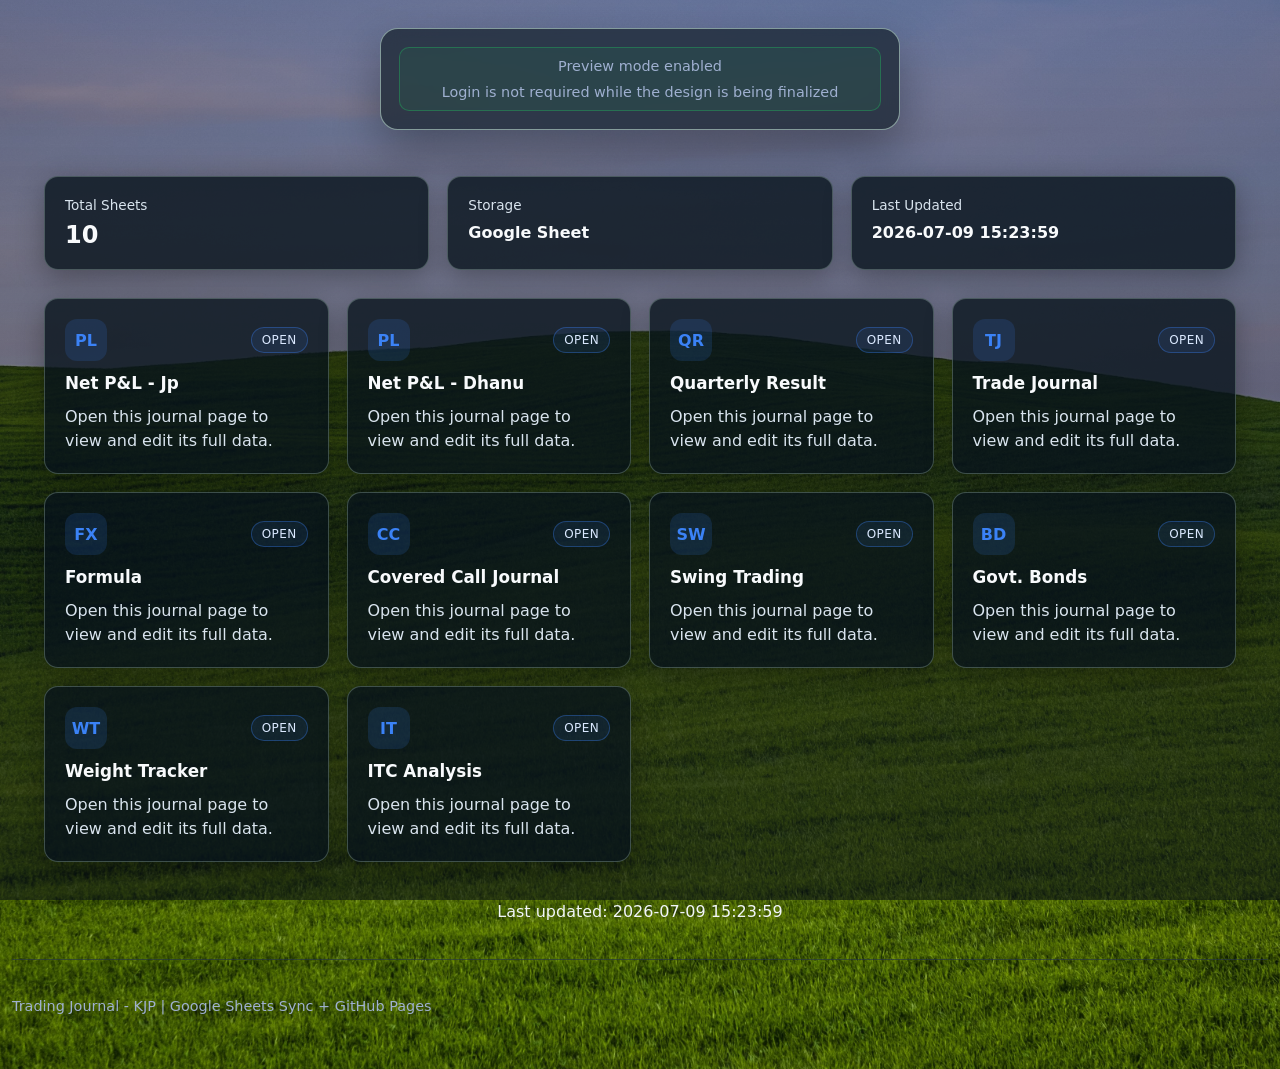
<file: index.html>
<!DOCTYPE html>
<html lang="en">
  <head>
    <meta charset="UTF-8" />
    <meta name="viewport" content="width=device-width, initial-scale=1.0" />
    <title>Trading Journal - KJP</title>
    <link rel="stylesheet" href="css/style.css?v=20260716" />
  </head>
  <body class="home-page">
    <main class="nature-only" aria-label="Nature background">
      <div id="home-signout" class="home-signout-corner"></div>
      <section class="home-center-login" aria-label="Login panel">
        <div id="auth-root" data-auth-mode="home"></div>
      </section>
      <section id="pages-panel" class="home-pages hidden" aria-label="Your pages">
        <section id="stats-root" class="stats-grid"></section>
        <section id="cards-root" class="cards-grid"></section>
        <p class="home-updated">Last updated: <span id="last-updated">Not loaded</span></p>
      </section>
    </main>
    <script src="https://accounts.google.com/gsi/client" async defer></script>
    <script src="js/config.js?v=20260716"></script>
    <script src="js/googledrive.js?v=20260716"></script>
    <script src="js/app.js?v=20260716"></script>
    <script>
      TradingJournal.initHomePage();
    </script>
  </body>
</html>
</file>
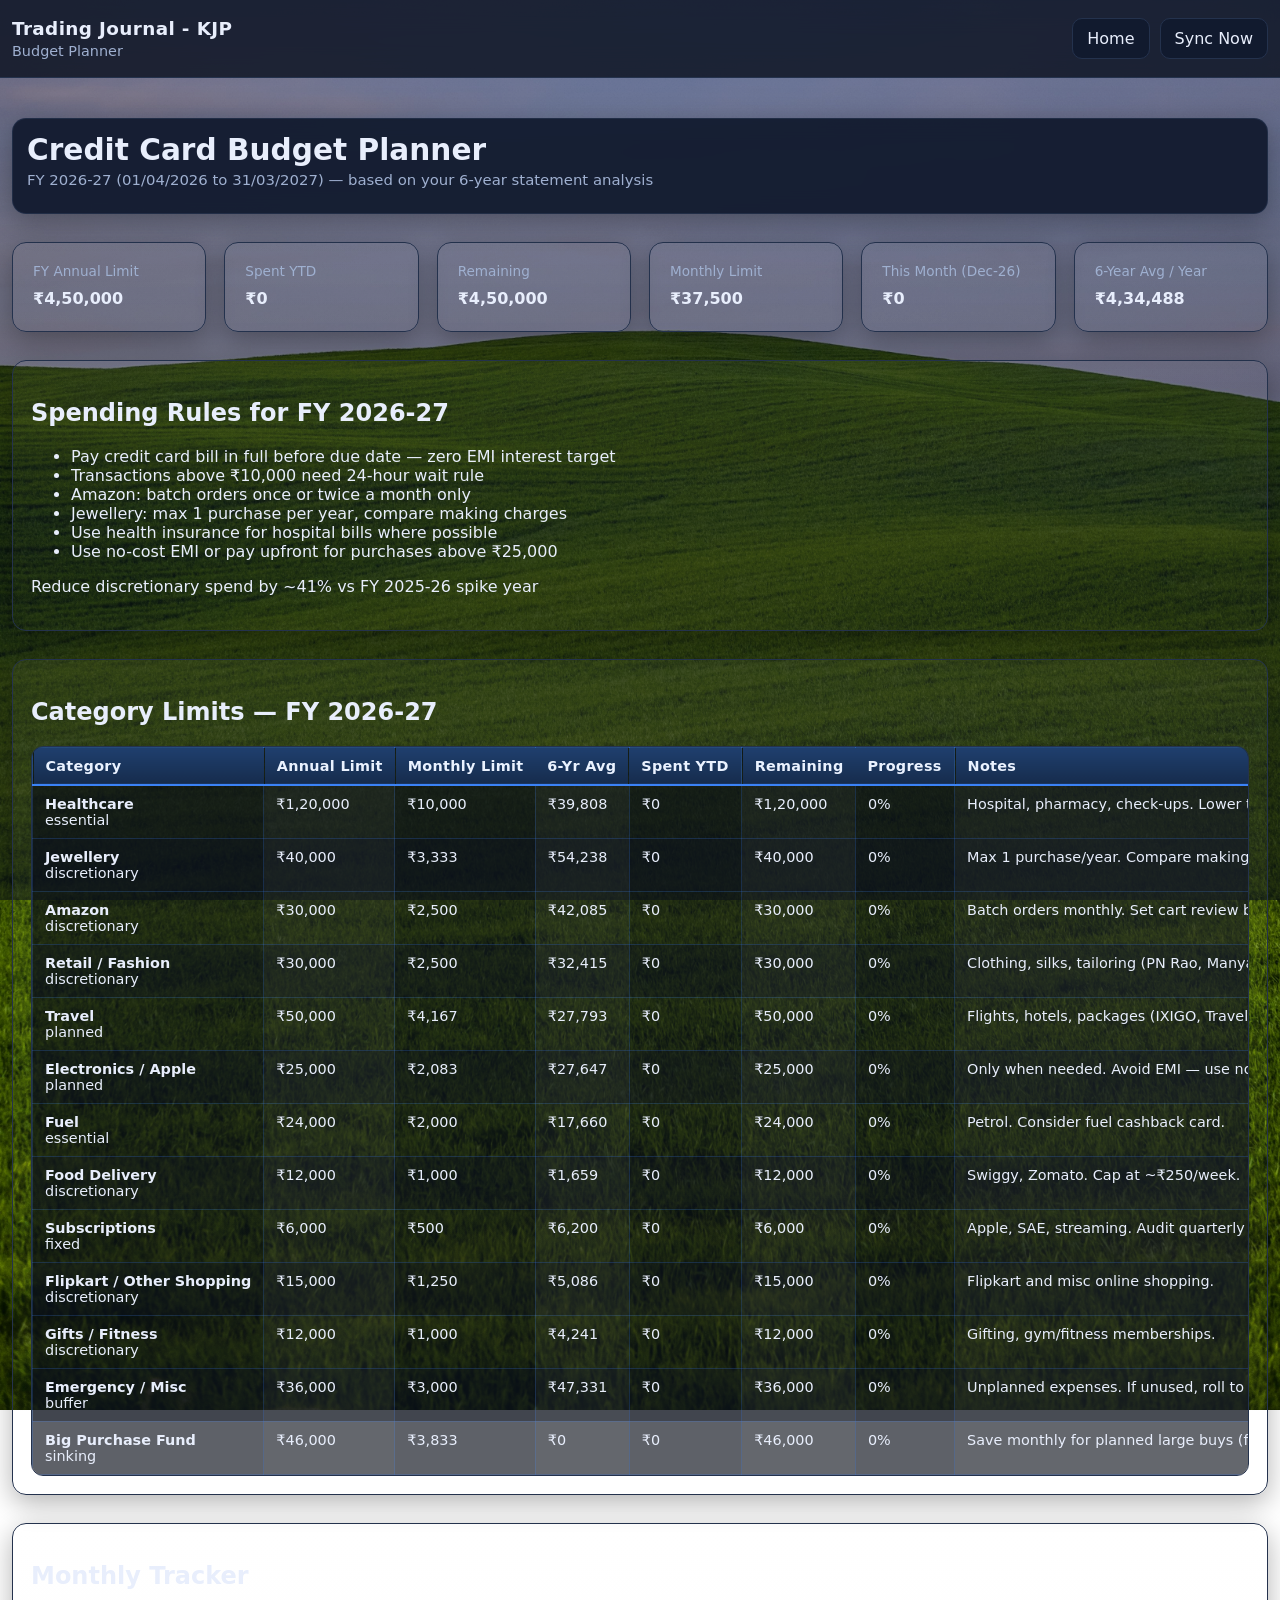
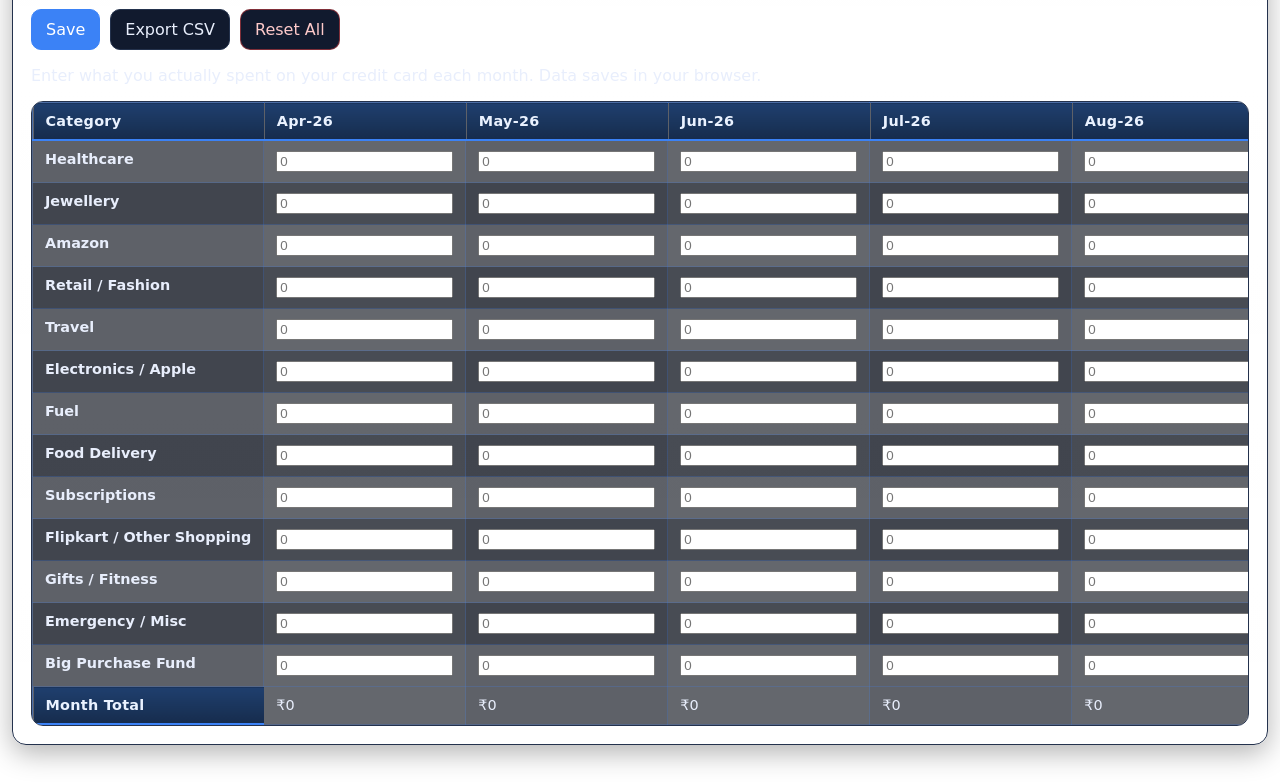
<file: pages/budget-planner.html>
<!DOCTYPE html>
<html lang="en">
  <head>
    <meta charset="UTF-8" />
    <meta name="viewport" content="width=device-width, initial-scale=1.0" />
    <title>Budget Planner | Trading Journal</title>
    <link rel="stylesheet" href="../css/style.css" />
  </head>
  <body>
    <header class="site-header">
      <div class="container">
        <div class="brand">
          <strong>Trading Journal - KJP</strong>
          <span>Budget Planner</span>
        </div>
        <div class="header-nav-auth">
          <a class="button" href="../index.html">Home</a>
          <div id="auth-root" data-auth-compact="true"></div>
        </div>
      </div>
    </header>
    <main class="container">
      <div id="budget-root"></div>
    </main>
    <script src="https://accounts.google.com/gsi/client" async defer></script>
    <script src="../js/config.js"></script>
    <script src="../js/googledrive.js"></script>
    <script src="../js/budget.js"></script>
    <script>
      (async () => {
        if (window.GoogleDriveSync) {
          await GoogleDriveSync.initialize();
          GoogleDriveSync.renderAuthUI(document.getElementById("auth-root"));
        }
        BudgetPlanner.init();
      })();
    </script>
  </body>
</html>
</file>
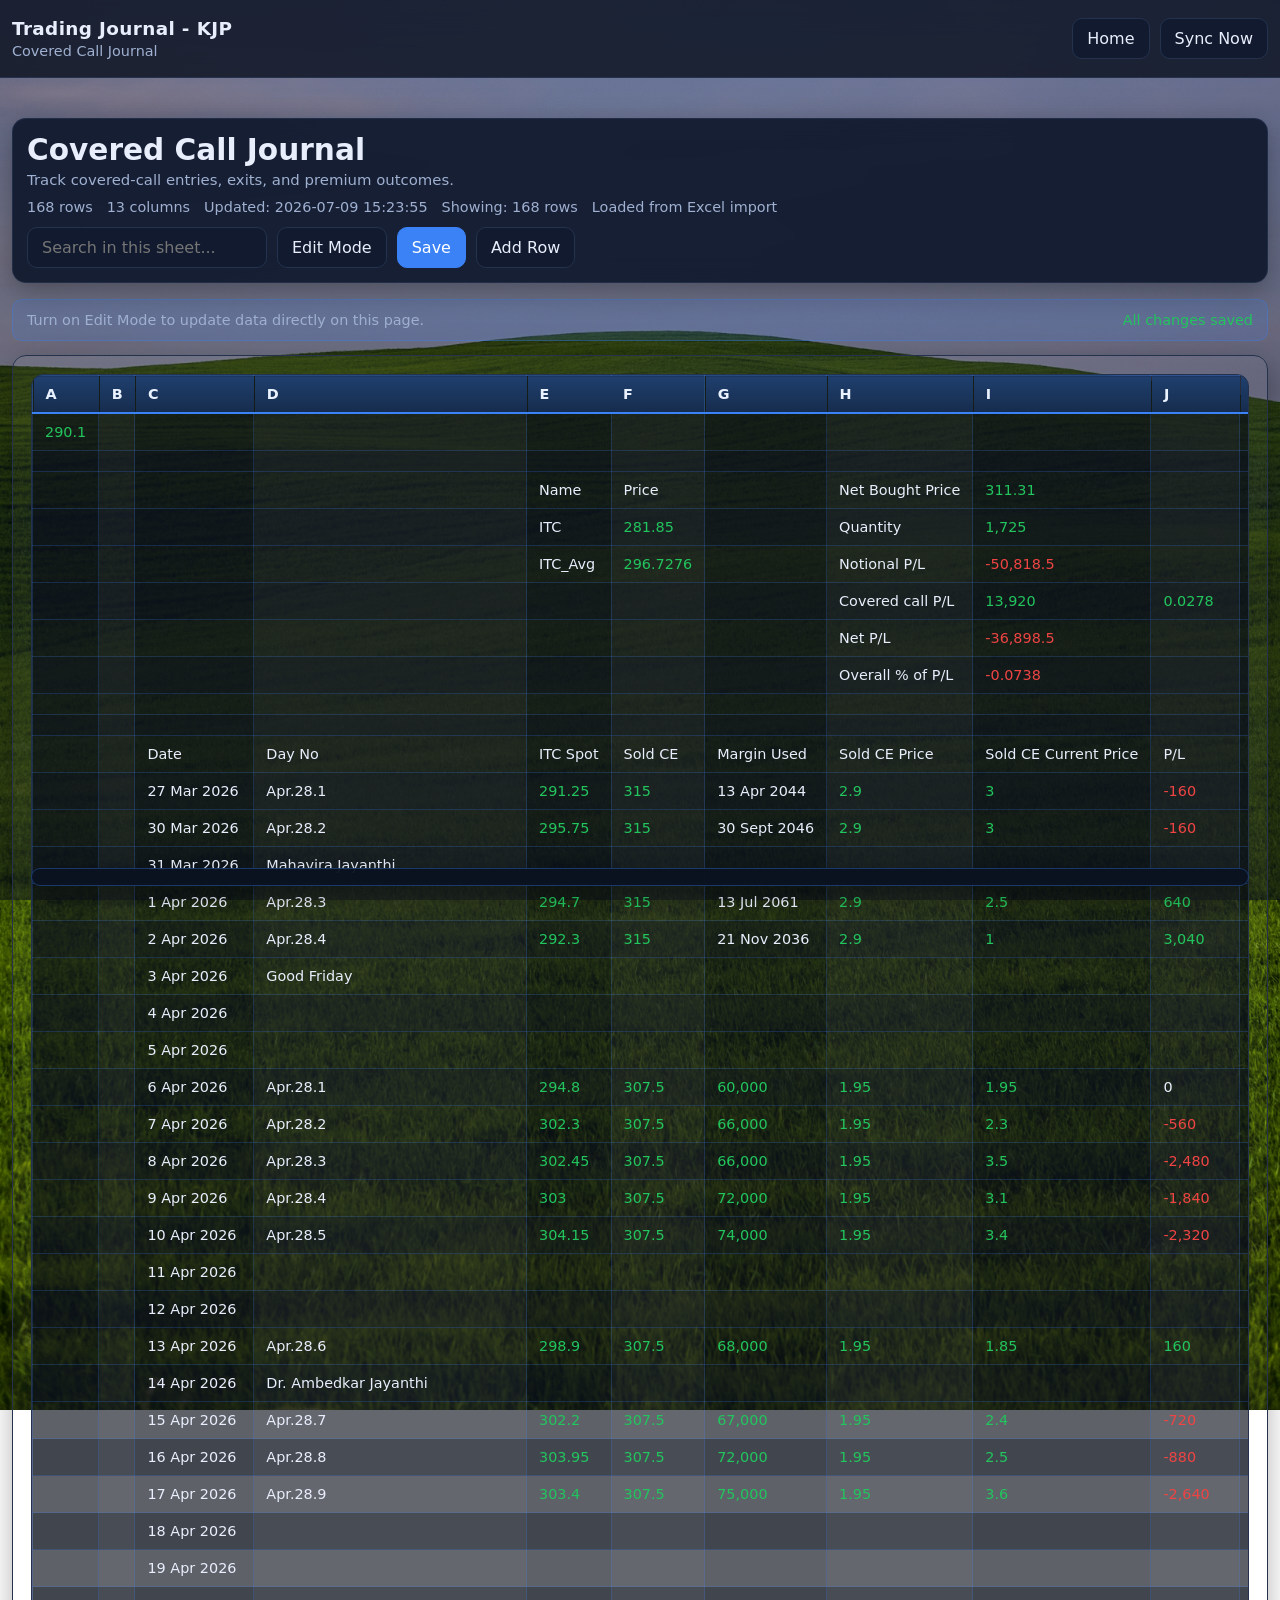
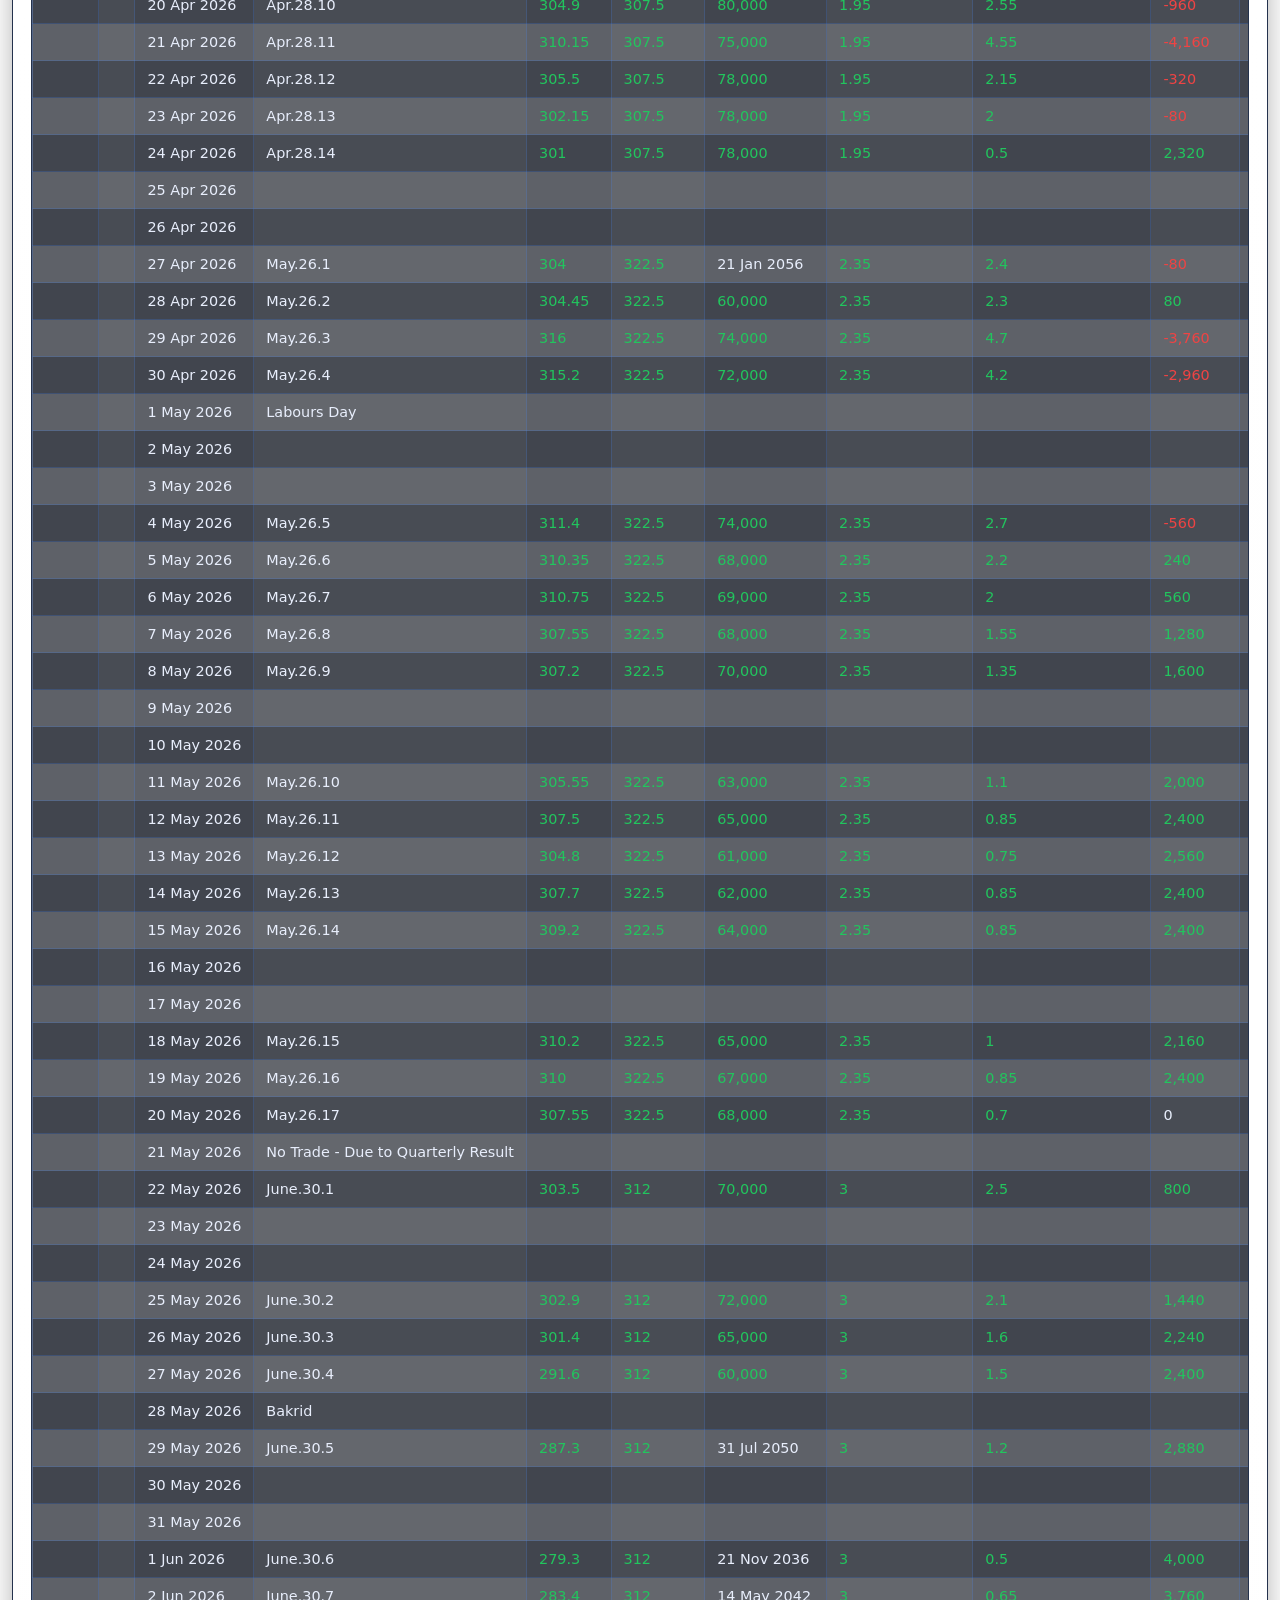
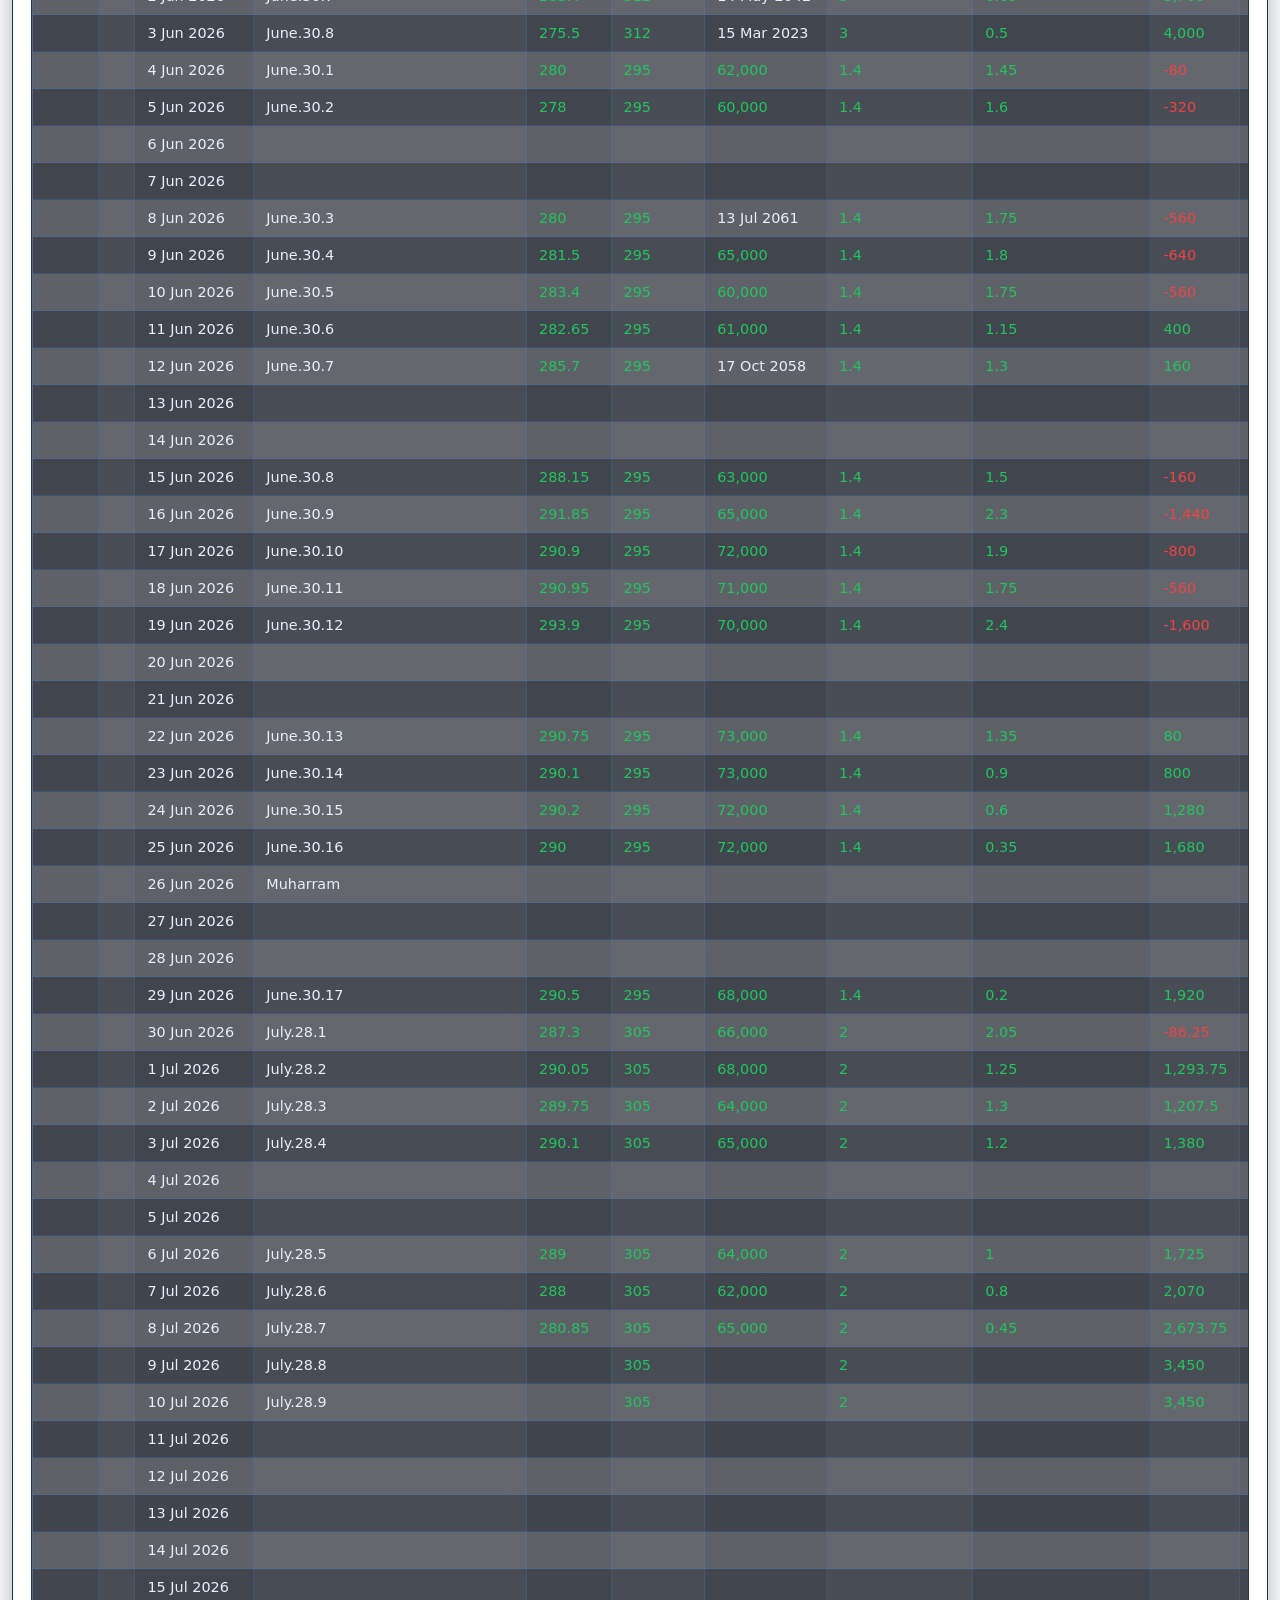
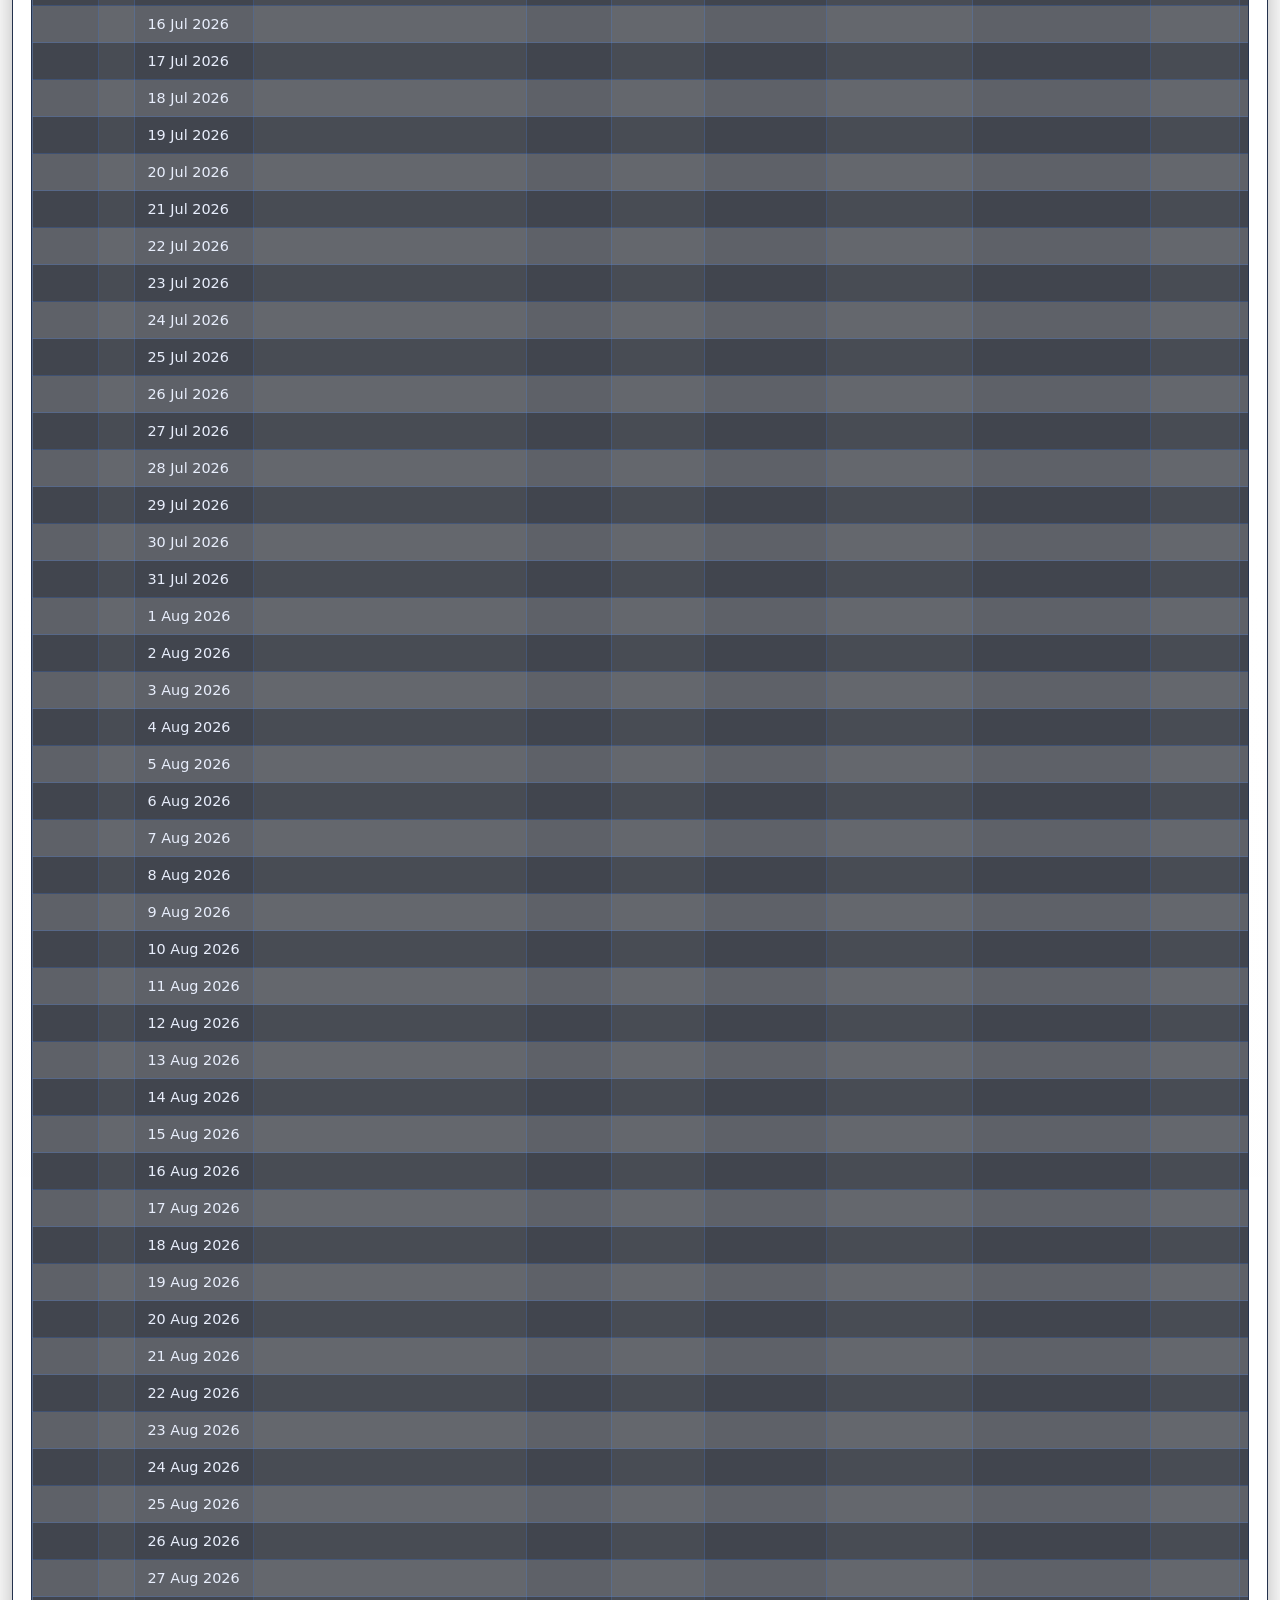
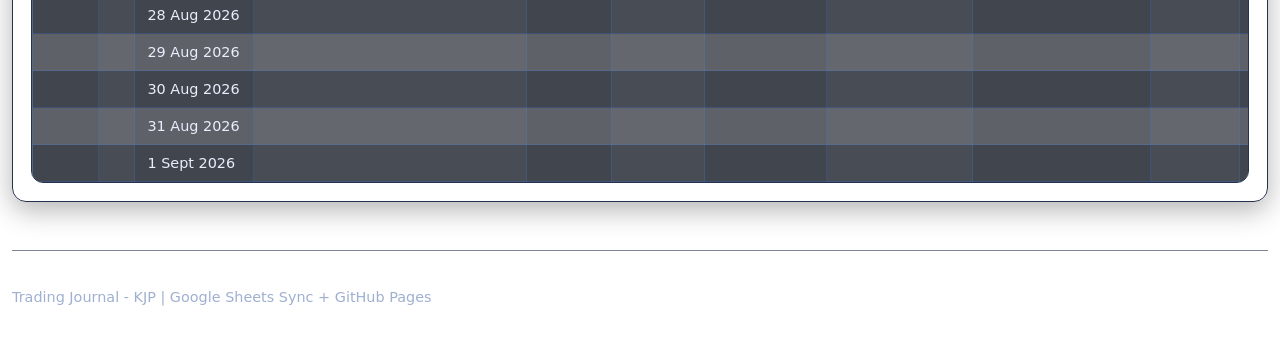
<file: pages/covered-call.html>
﻿<!DOCTYPE html>
<html lang="en">
  <head>
    <meta charset="UTF-8" />
    <meta name="viewport" content="width=device-width, initial-scale=1.0" />
    <title>Covered Call Journal | Trading Journal</title>
    <link rel="stylesheet" href="../css/style.css?v=20260716" />
  </head>
  <body>
    <header class="site-header">
      <div class="container">
        <div class="brand">
          <strong>Trading Journal - KJP</strong>
          <span>Covered Call Journal</span>
        </div>
        <div class="header-nav-auth">
          <a class="button" href="../index.html">Home</a>
          <div id="auth-root" data-auth-compact="true"></div>
        </div>
      </div>
    </header>
    <main class="container">
    <div id="sheet-root"></div>
  </main>
    <script src="https://accounts.google.com/gsi/client" async defer></script>
    <script src="../js/config.js?v=20260716"></script>
    <script src="../js/googledrive.js?v=20260716"></script>
    <script src="../js/app.js?v=20260716"></script>
    <script>TradingJournal.initSheetPage("covered-call");</script>
  </body>
</html>
</file>
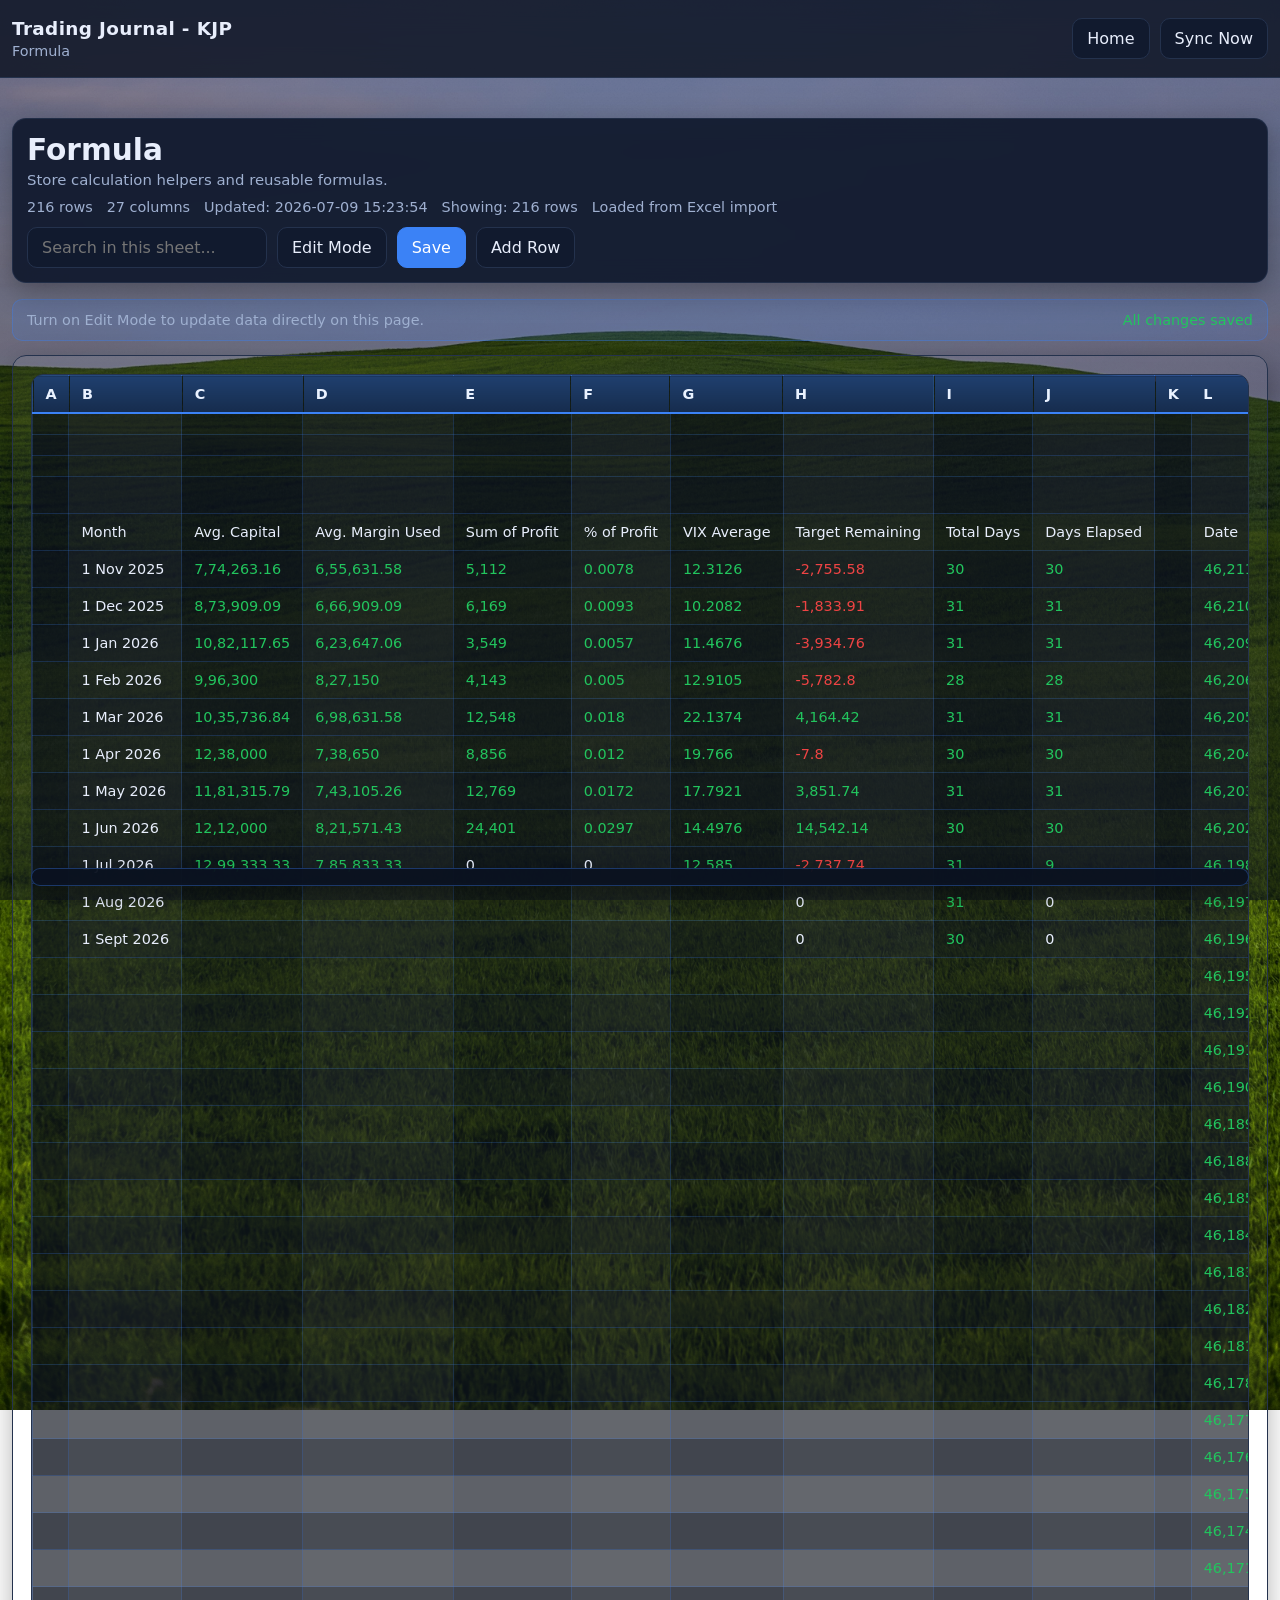
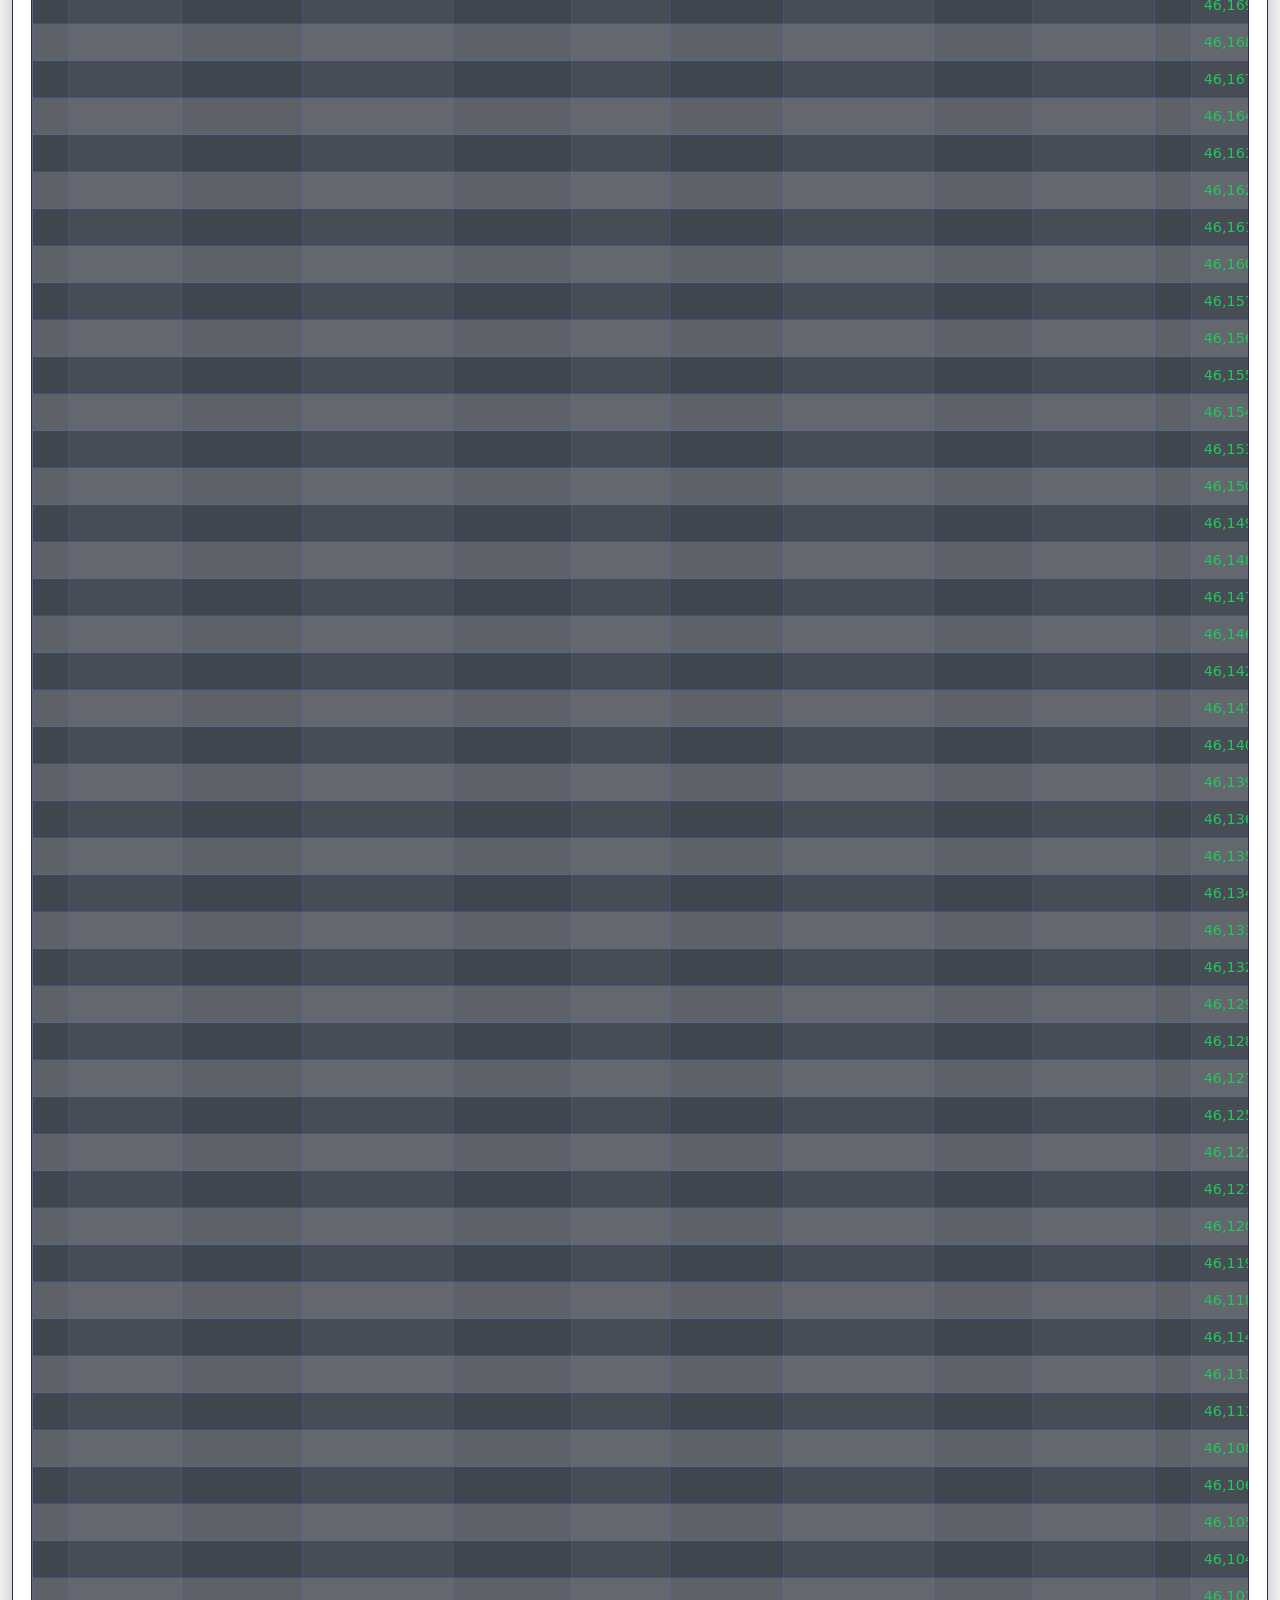
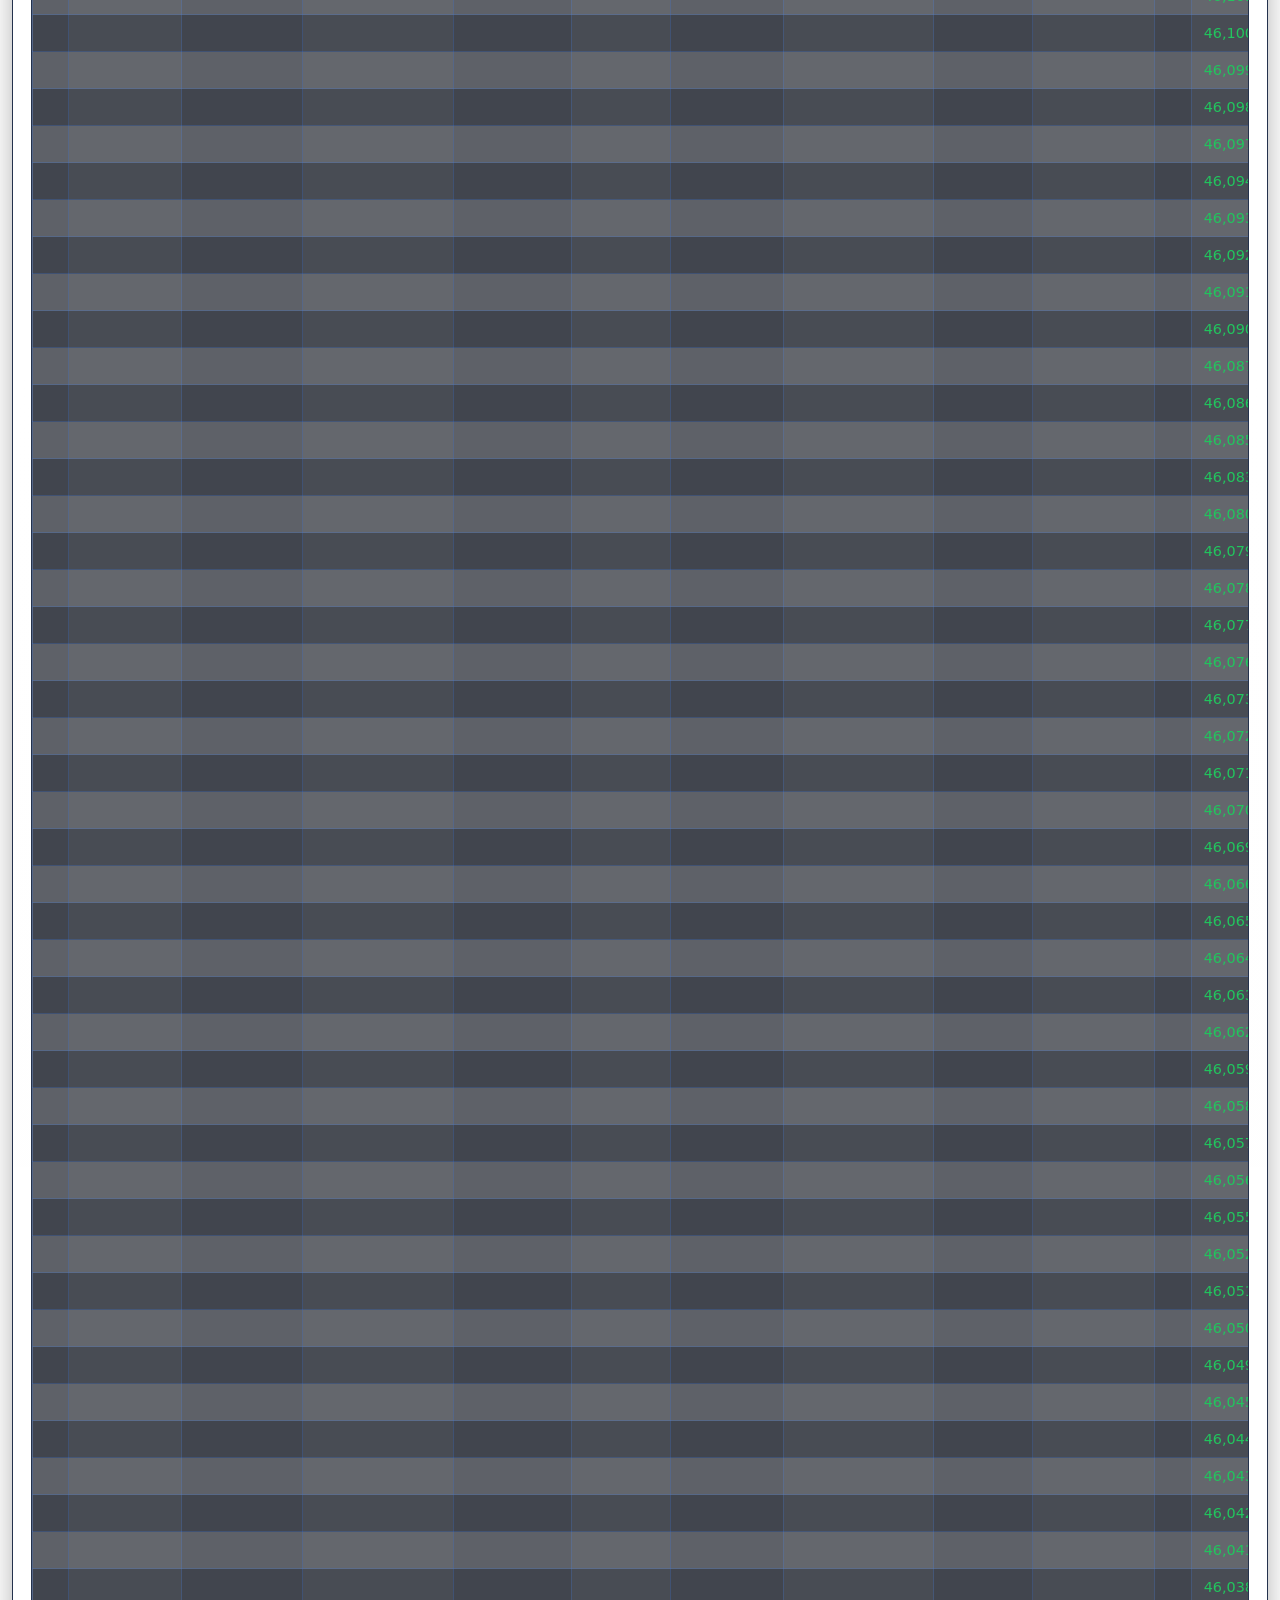
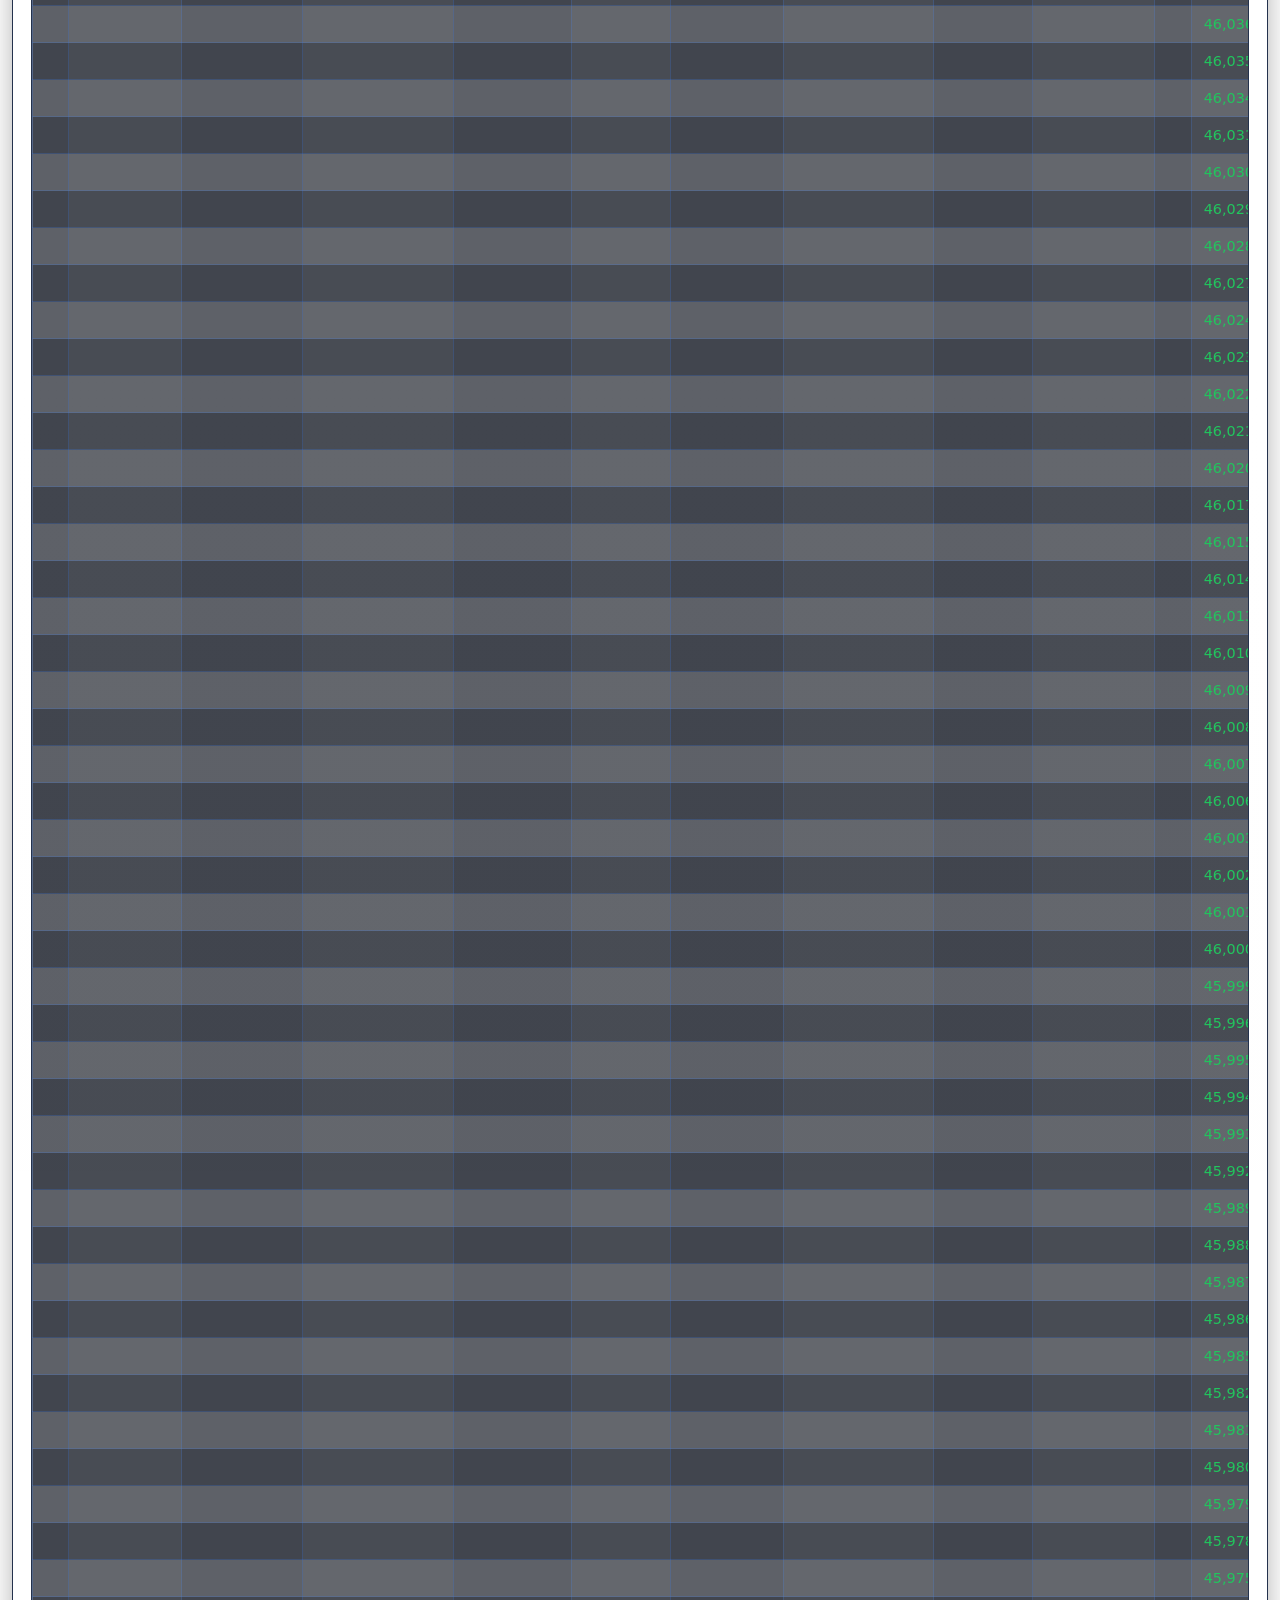
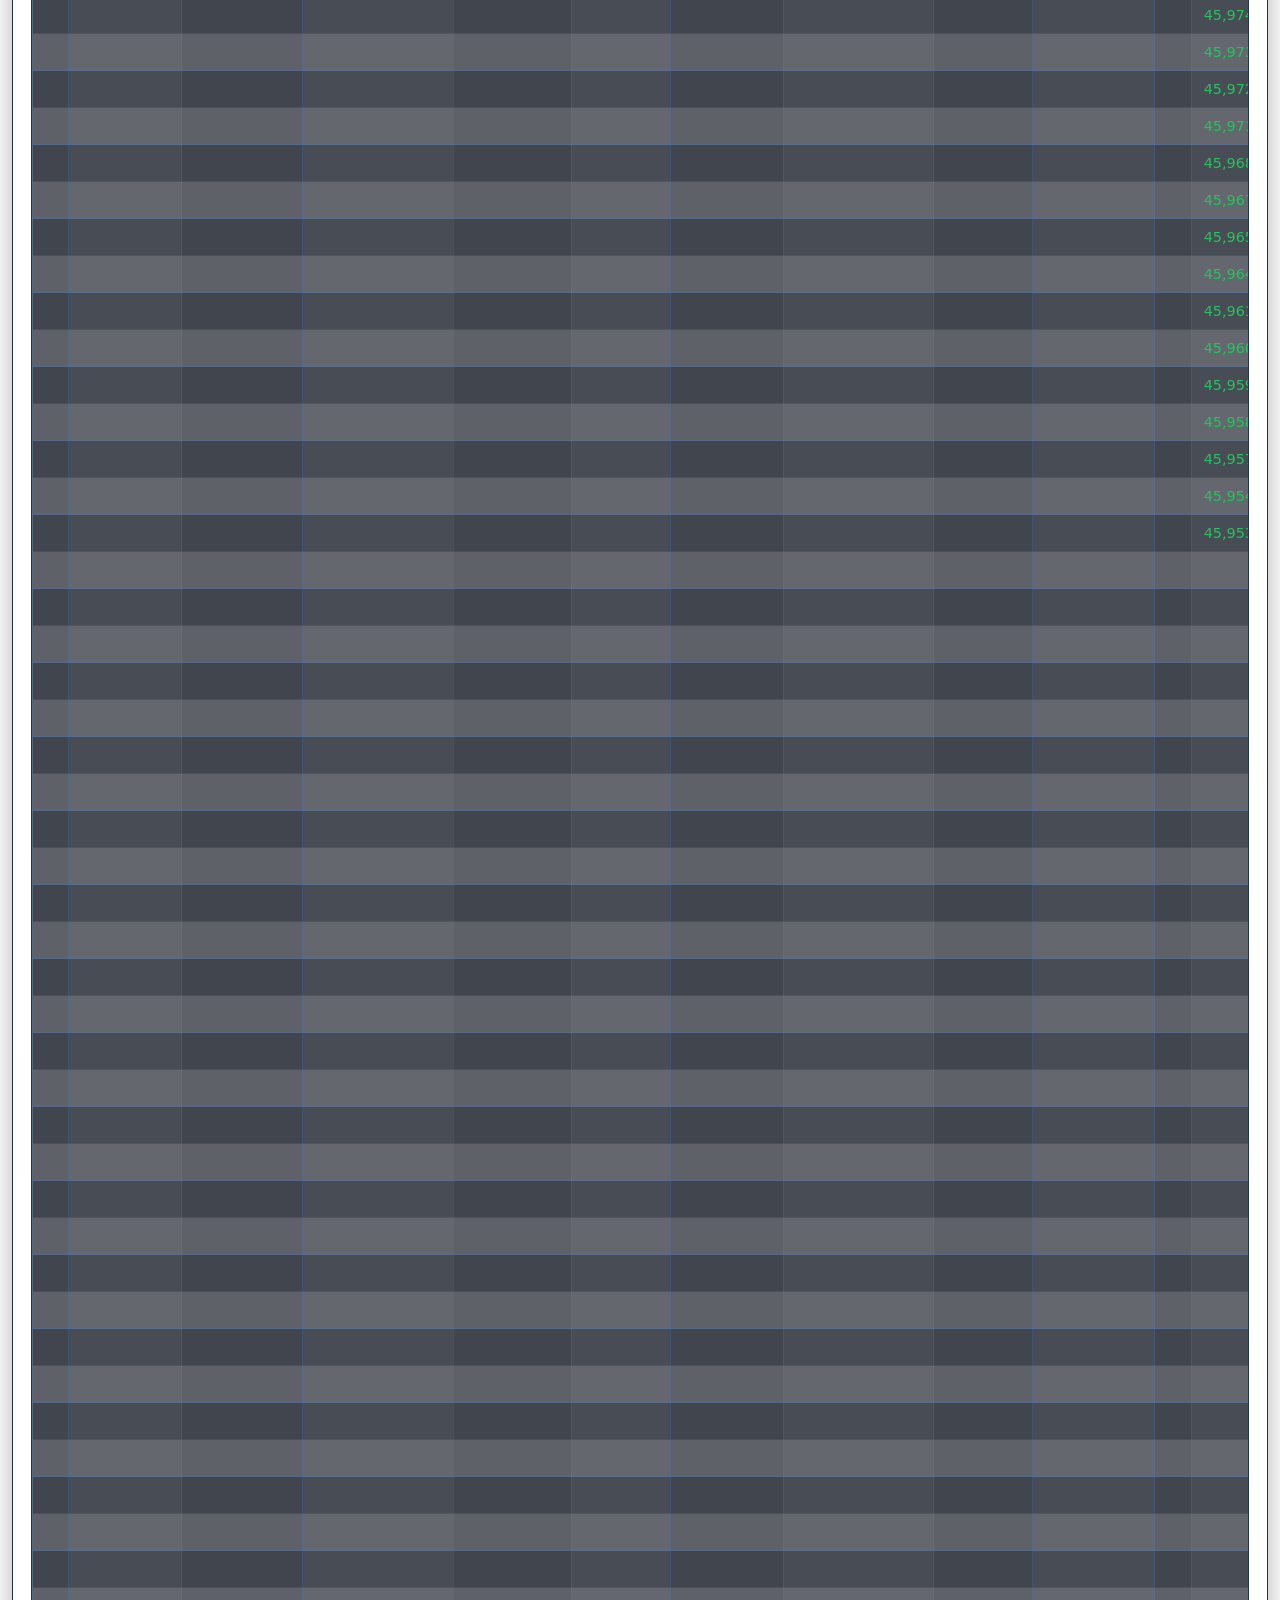
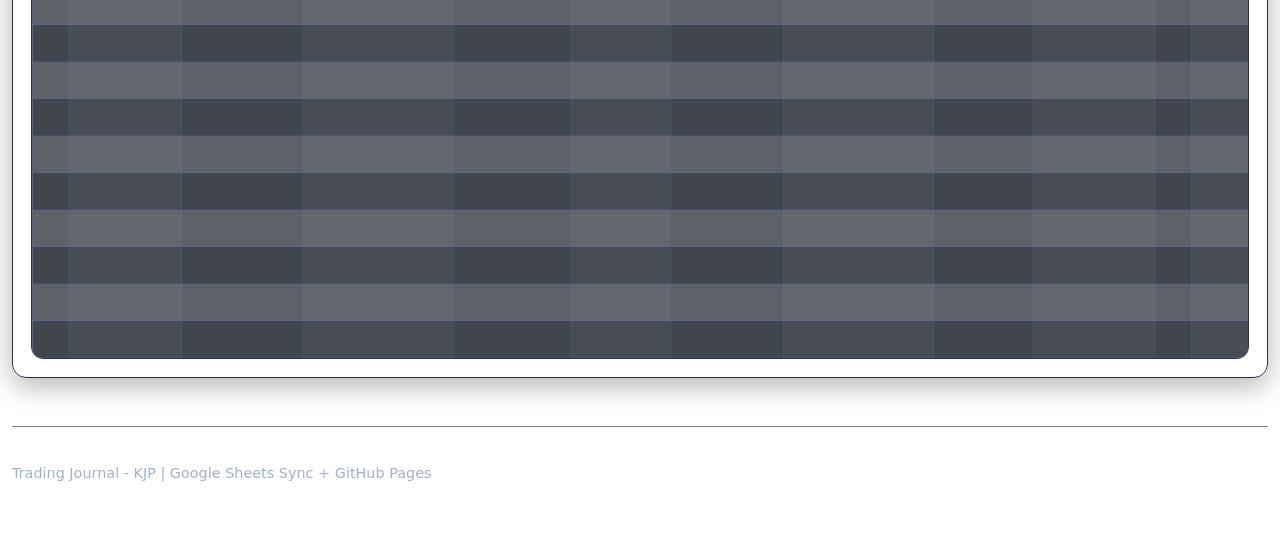
<file: pages/formula.html>
﻿<!DOCTYPE html>
<html lang="en">
  <head>
    <meta charset="UTF-8" />
    <meta name="viewport" content="width=device-width, initial-scale=1.0" />
    <title>Formula | Trading Journal</title>
    <link rel="stylesheet" href="../css/style.css?v=20260716" />
  </head>
  <body>
    <header class="site-header">
      <div class="container">
        <div class="brand">
          <strong>Trading Journal - KJP</strong>
          <span>Formula</span>
        </div>
        <div class="header-nav-auth">
          <a class="button" href="../index.html">Home</a>
          <div id="auth-root" data-auth-compact="true"></div>
        </div>
      </div>
    </header>
    <main class="container">
    <div id="sheet-root"></div>
  </main>
    <script src="https://accounts.google.com/gsi/client" async defer></script>
    <script src="../js/config.js?v=20260716"></script>
    <script src="../js/googledrive.js?v=20260716"></script>
    <script src="../js/app.js?v=20260716"></script>
    <script>TradingJournal.initSheetPage("formula");</script>
  </body>
</html>
</file>
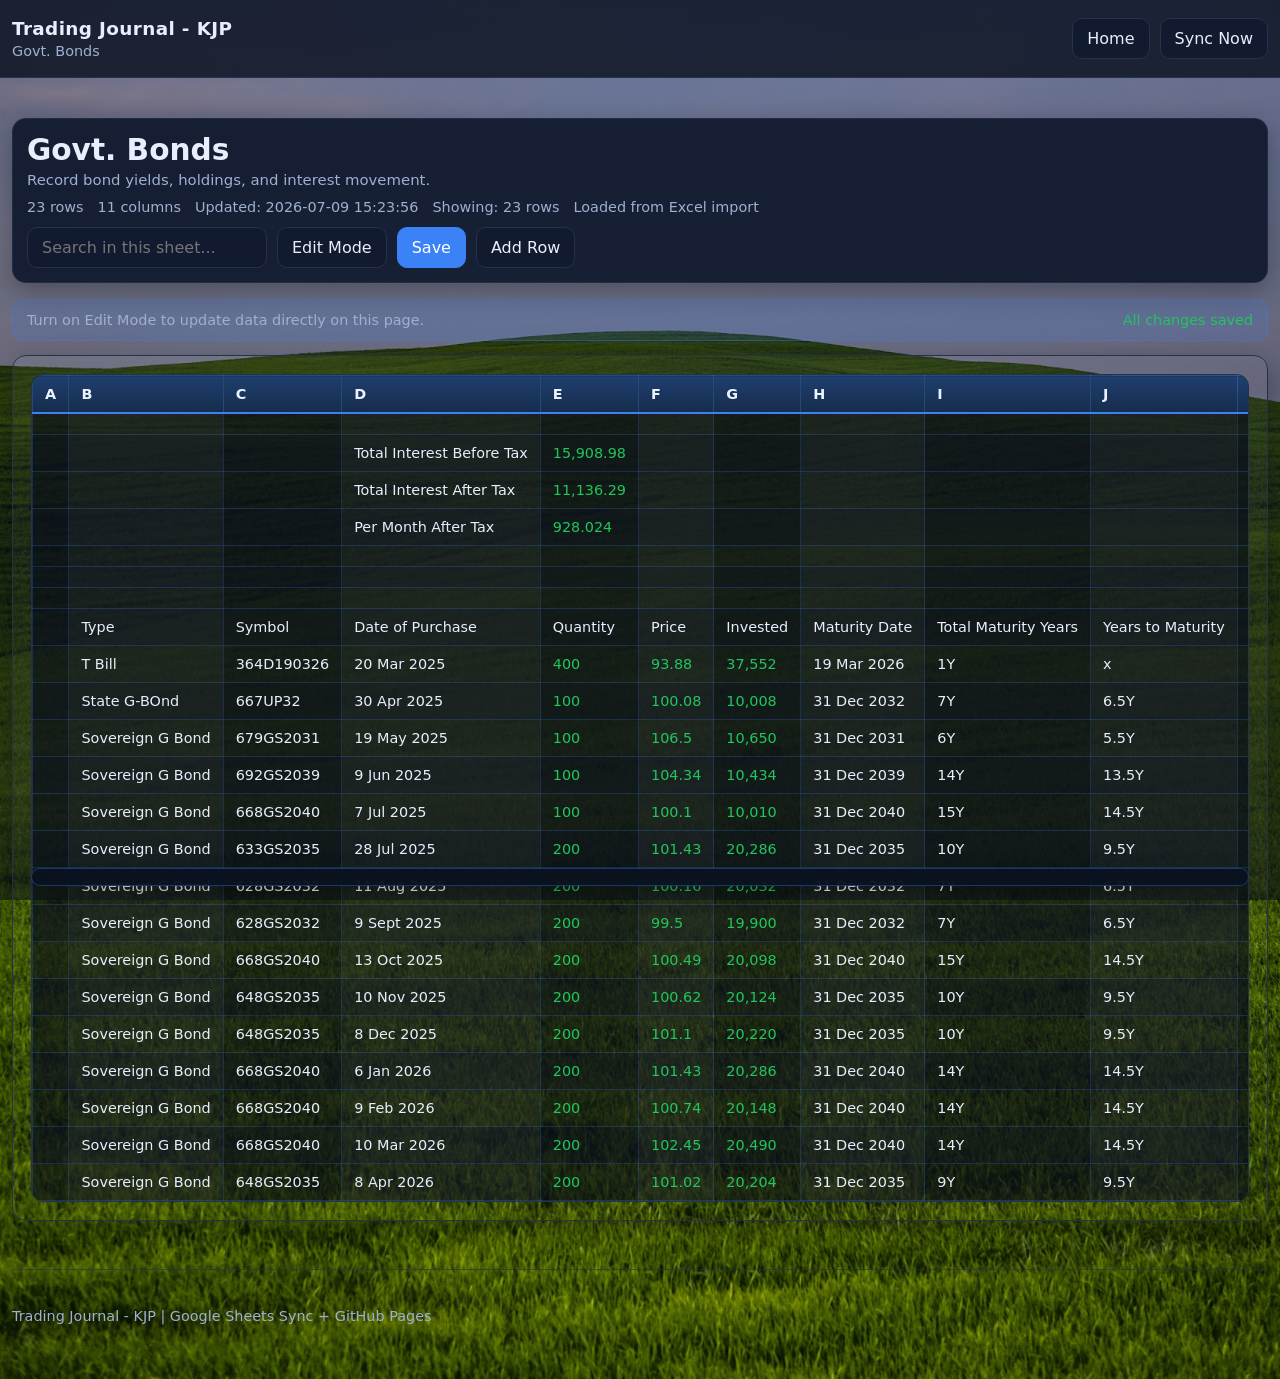
<file: pages/govt-bonds.html>
﻿<!DOCTYPE html>
<html lang="en">
  <head>
    <meta charset="UTF-8" />
    <meta name="viewport" content="width=device-width, initial-scale=1.0" />
    <title>Govt. Bonds | Trading Journal</title>
    <link rel="stylesheet" href="../css/style.css?v=20260716" />
  </head>
  <body>
    <header class="site-header">
      <div class="container">
        <div class="brand">
          <strong>Trading Journal - KJP</strong>
          <span>Govt. Bonds</span>
        </div>
        <div class="header-nav-auth">
          <a class="button" href="../index.html">Home</a>
          <div id="auth-root" data-auth-compact="true"></div>
        </div>
      </div>
    </header>
    <main class="container">
    <div id="sheet-root"></div>
  </main>
    <script src="https://accounts.google.com/gsi/client" async defer></script>
    <script src="../js/config.js?v=20260716"></script>
    <script src="../js/googledrive.js?v=20260716"></script>
    <script src="../js/app.js?v=20260716"></script>
    <script>TradingJournal.initSheetPage("govt-bonds");</script>
  </body>
</html>
</file>
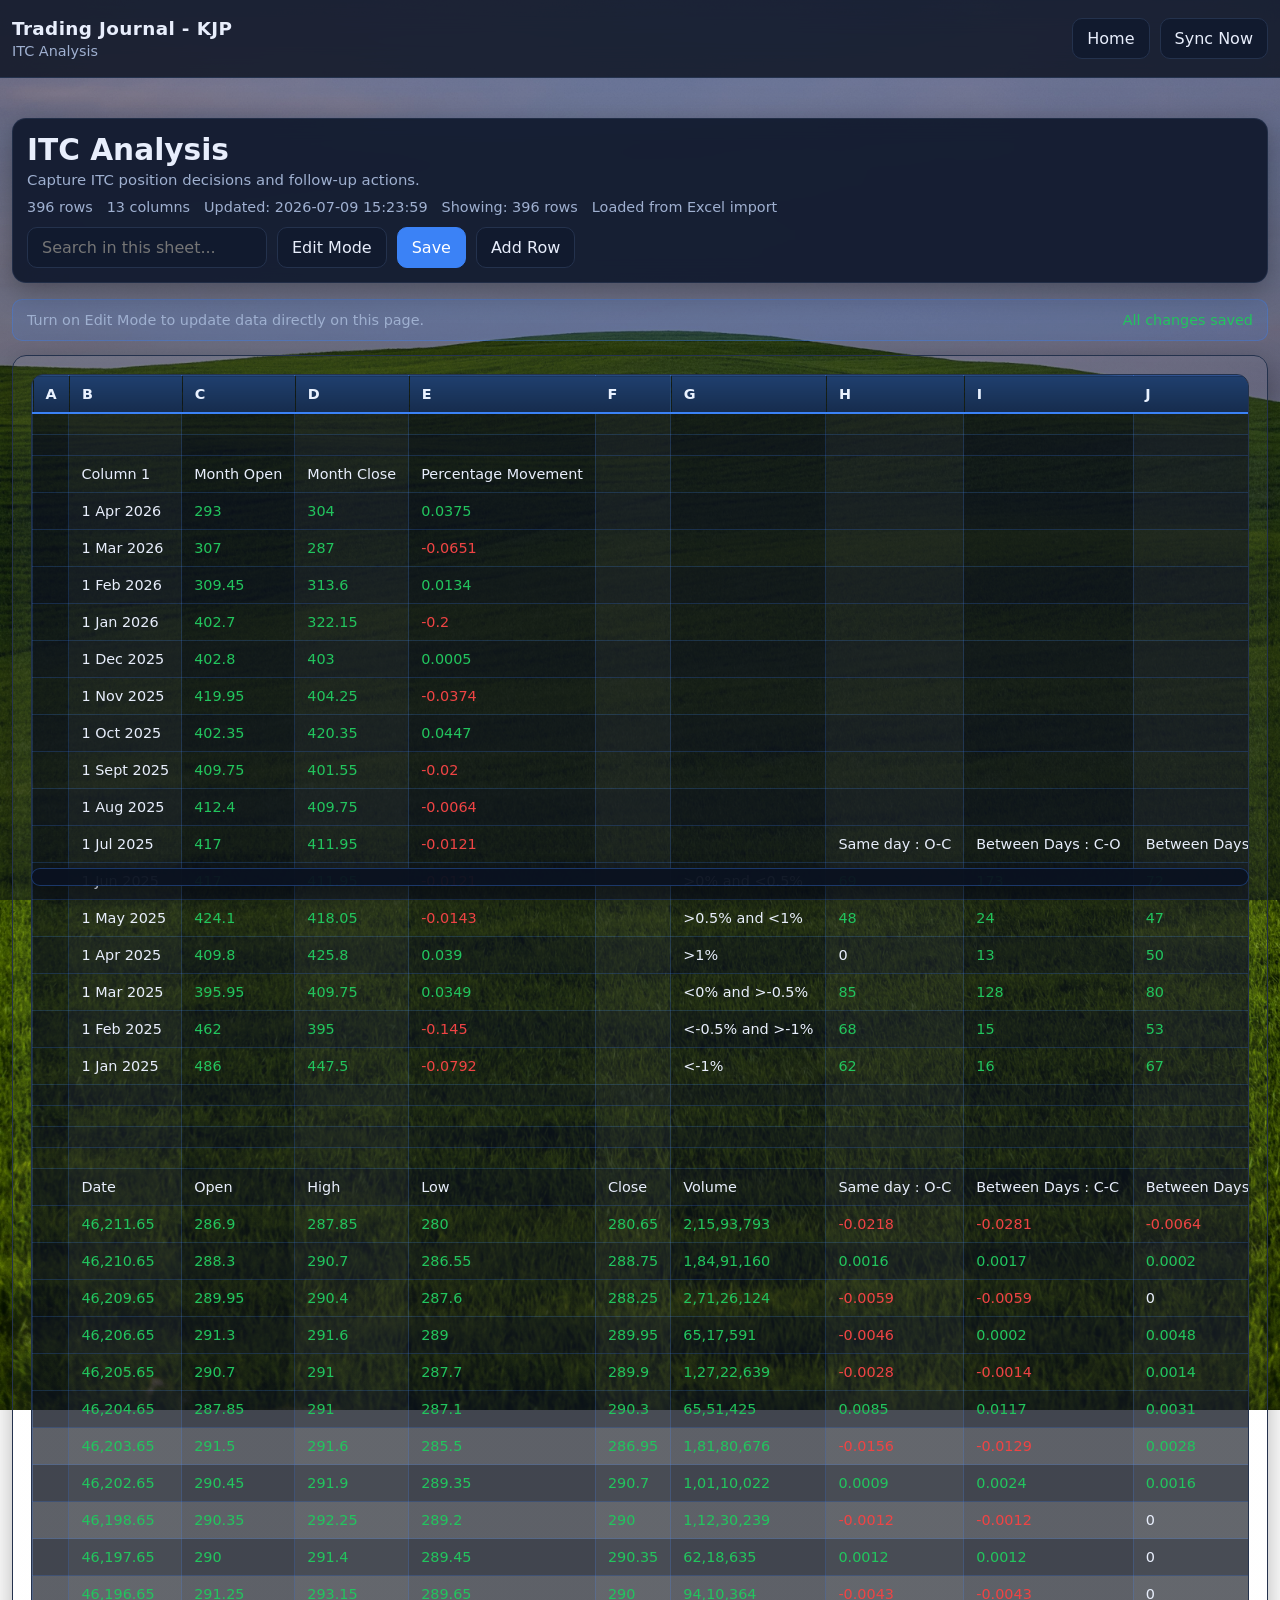
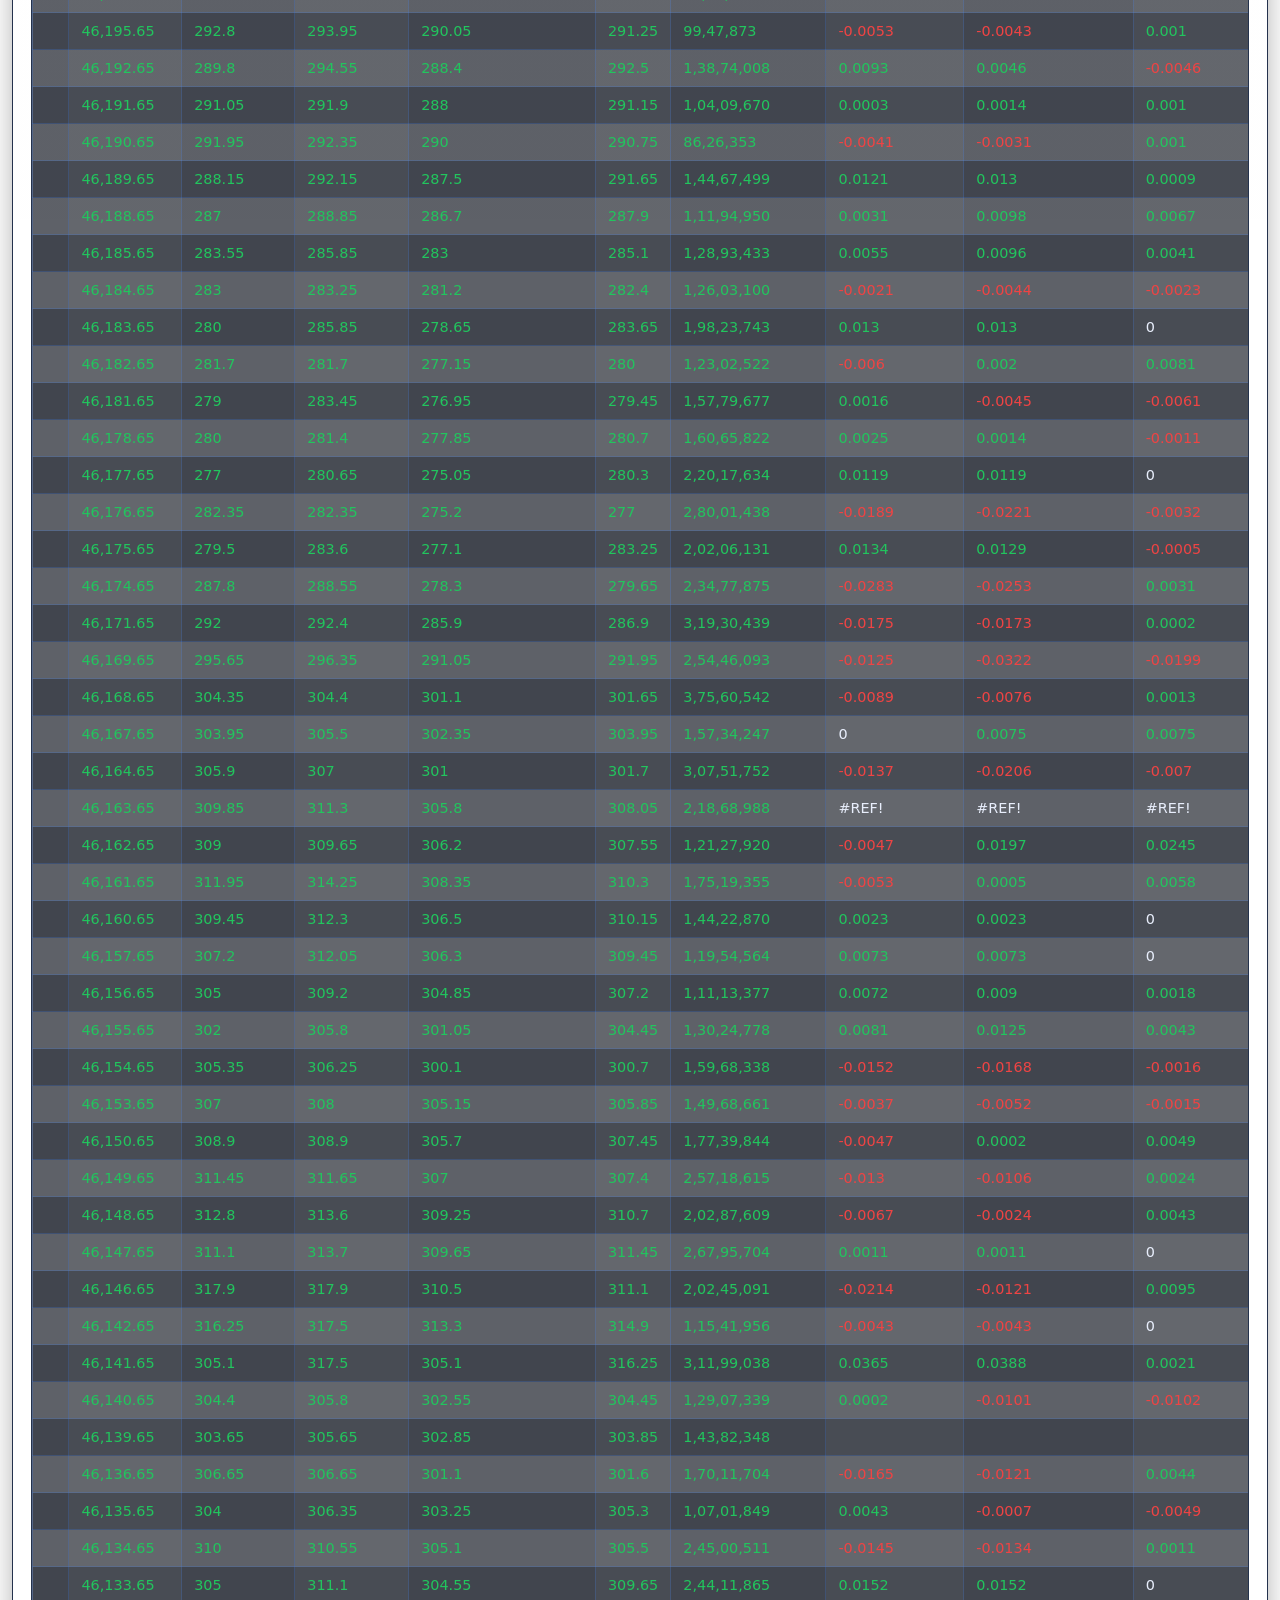
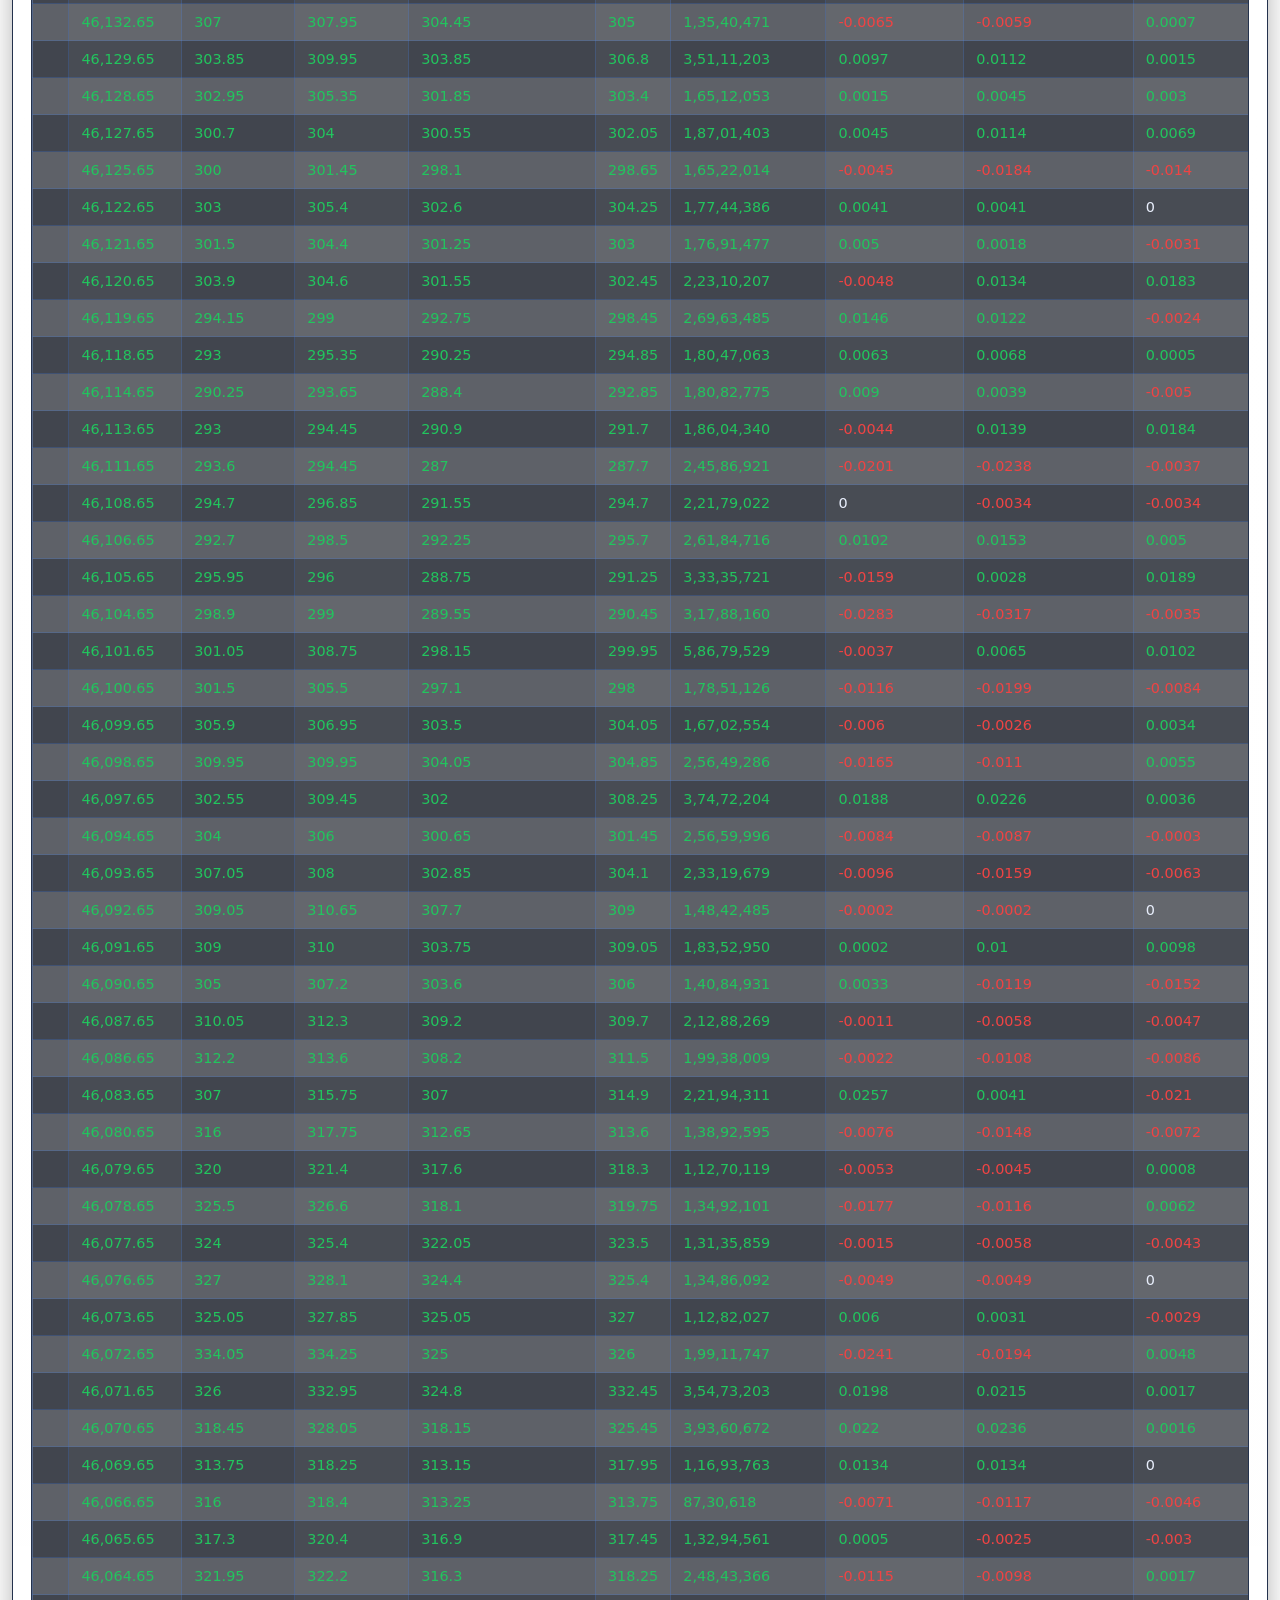
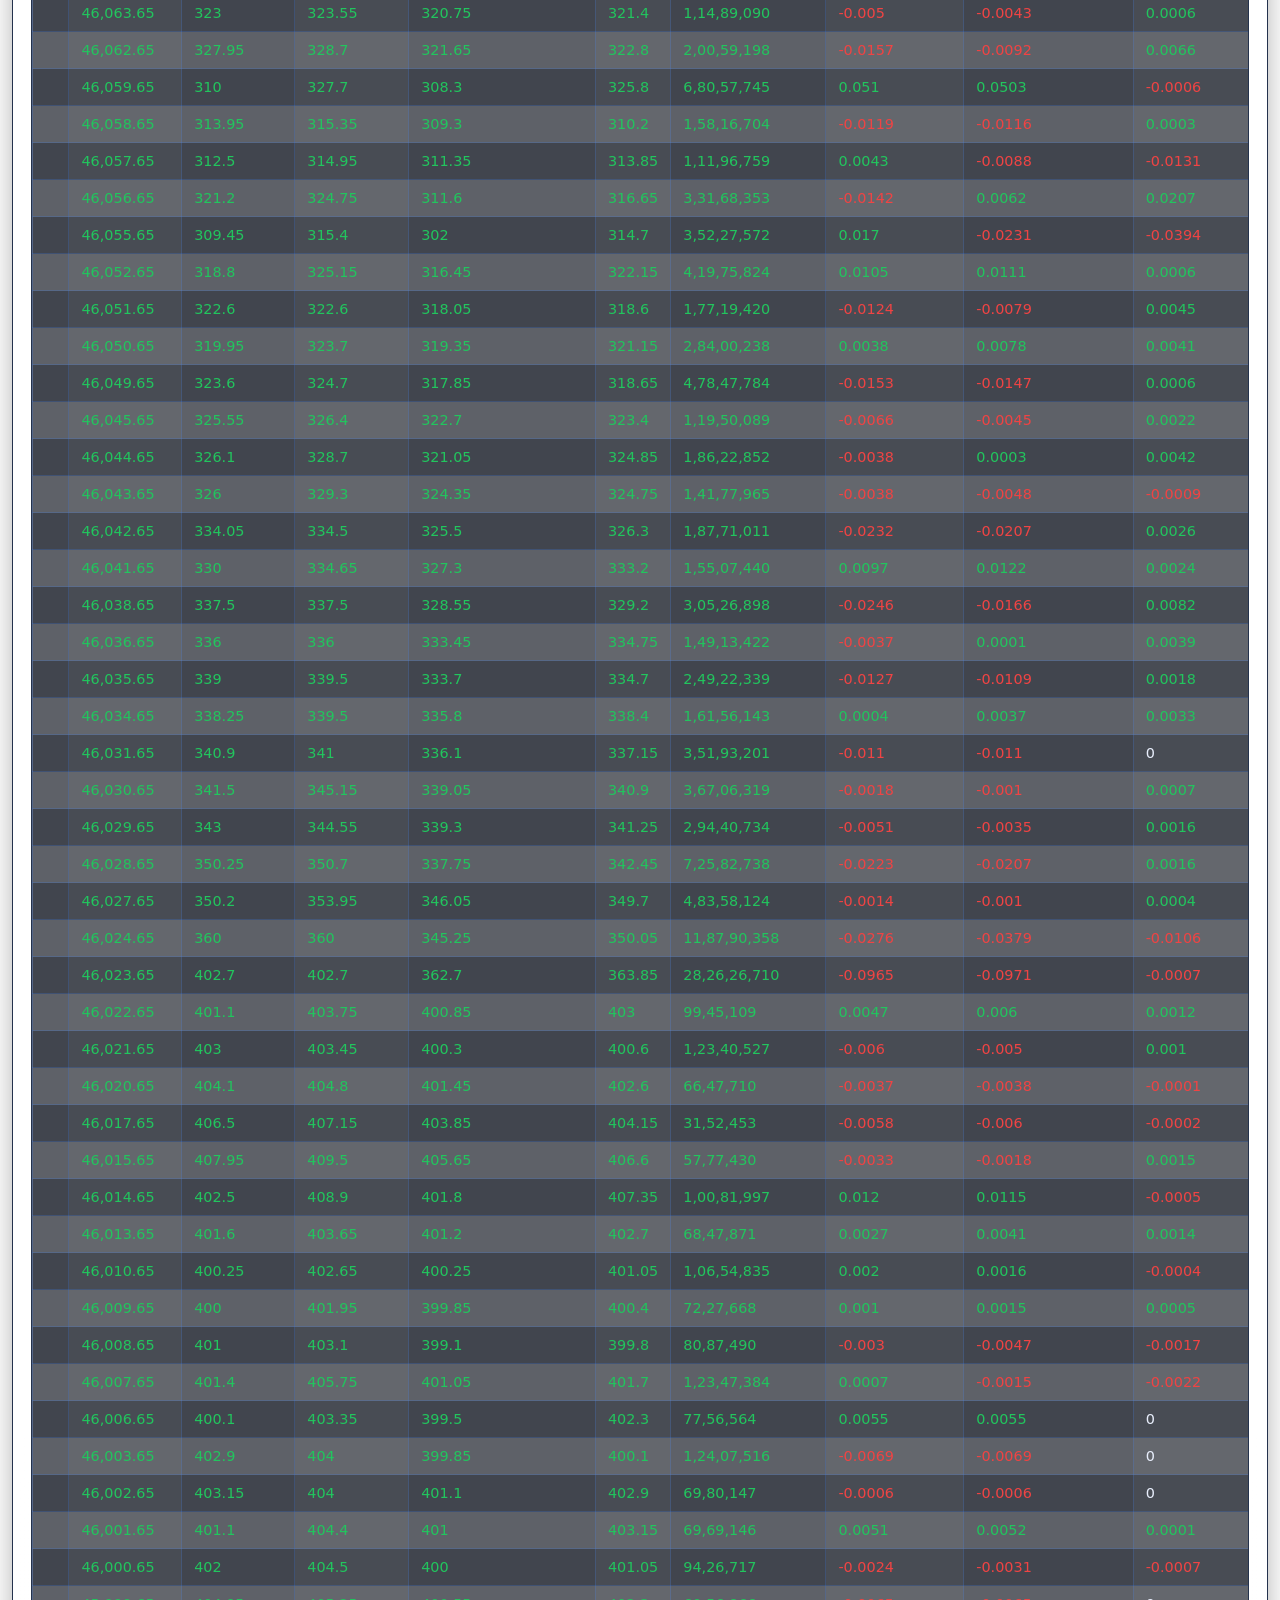
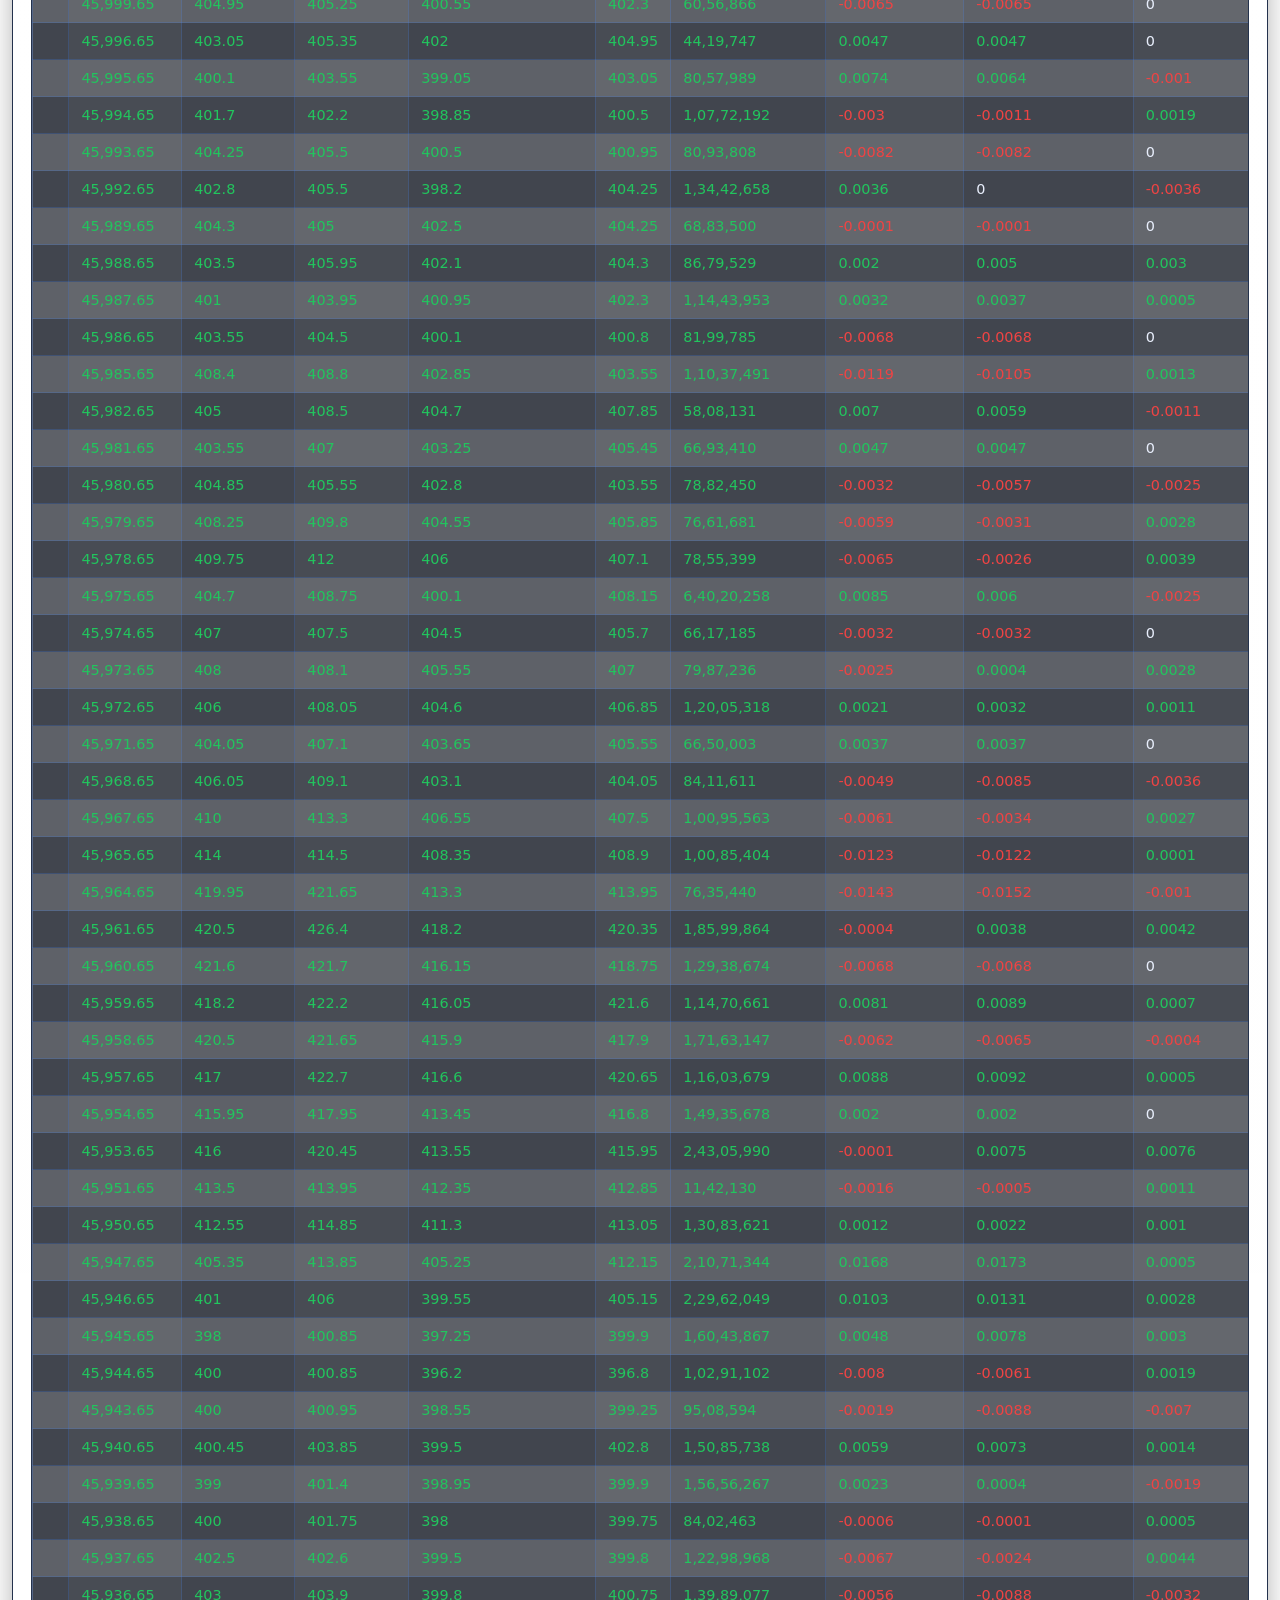
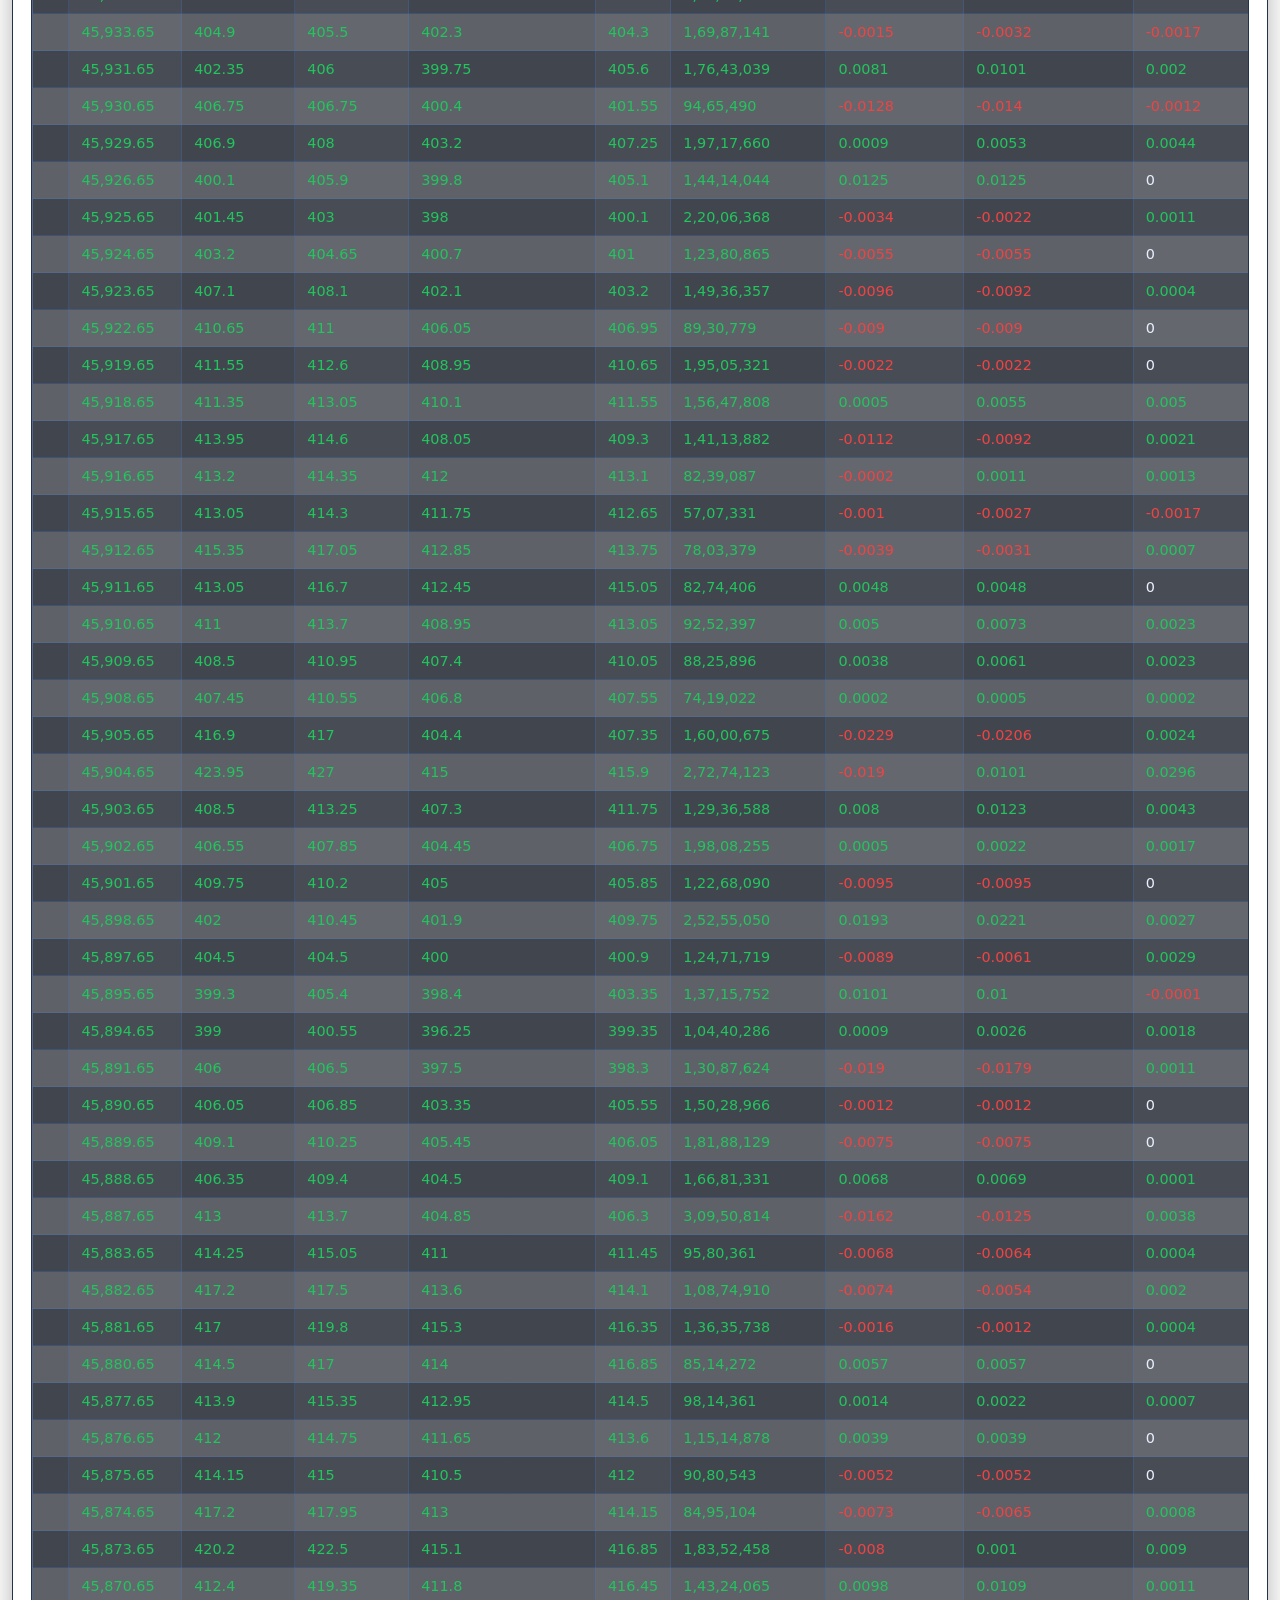
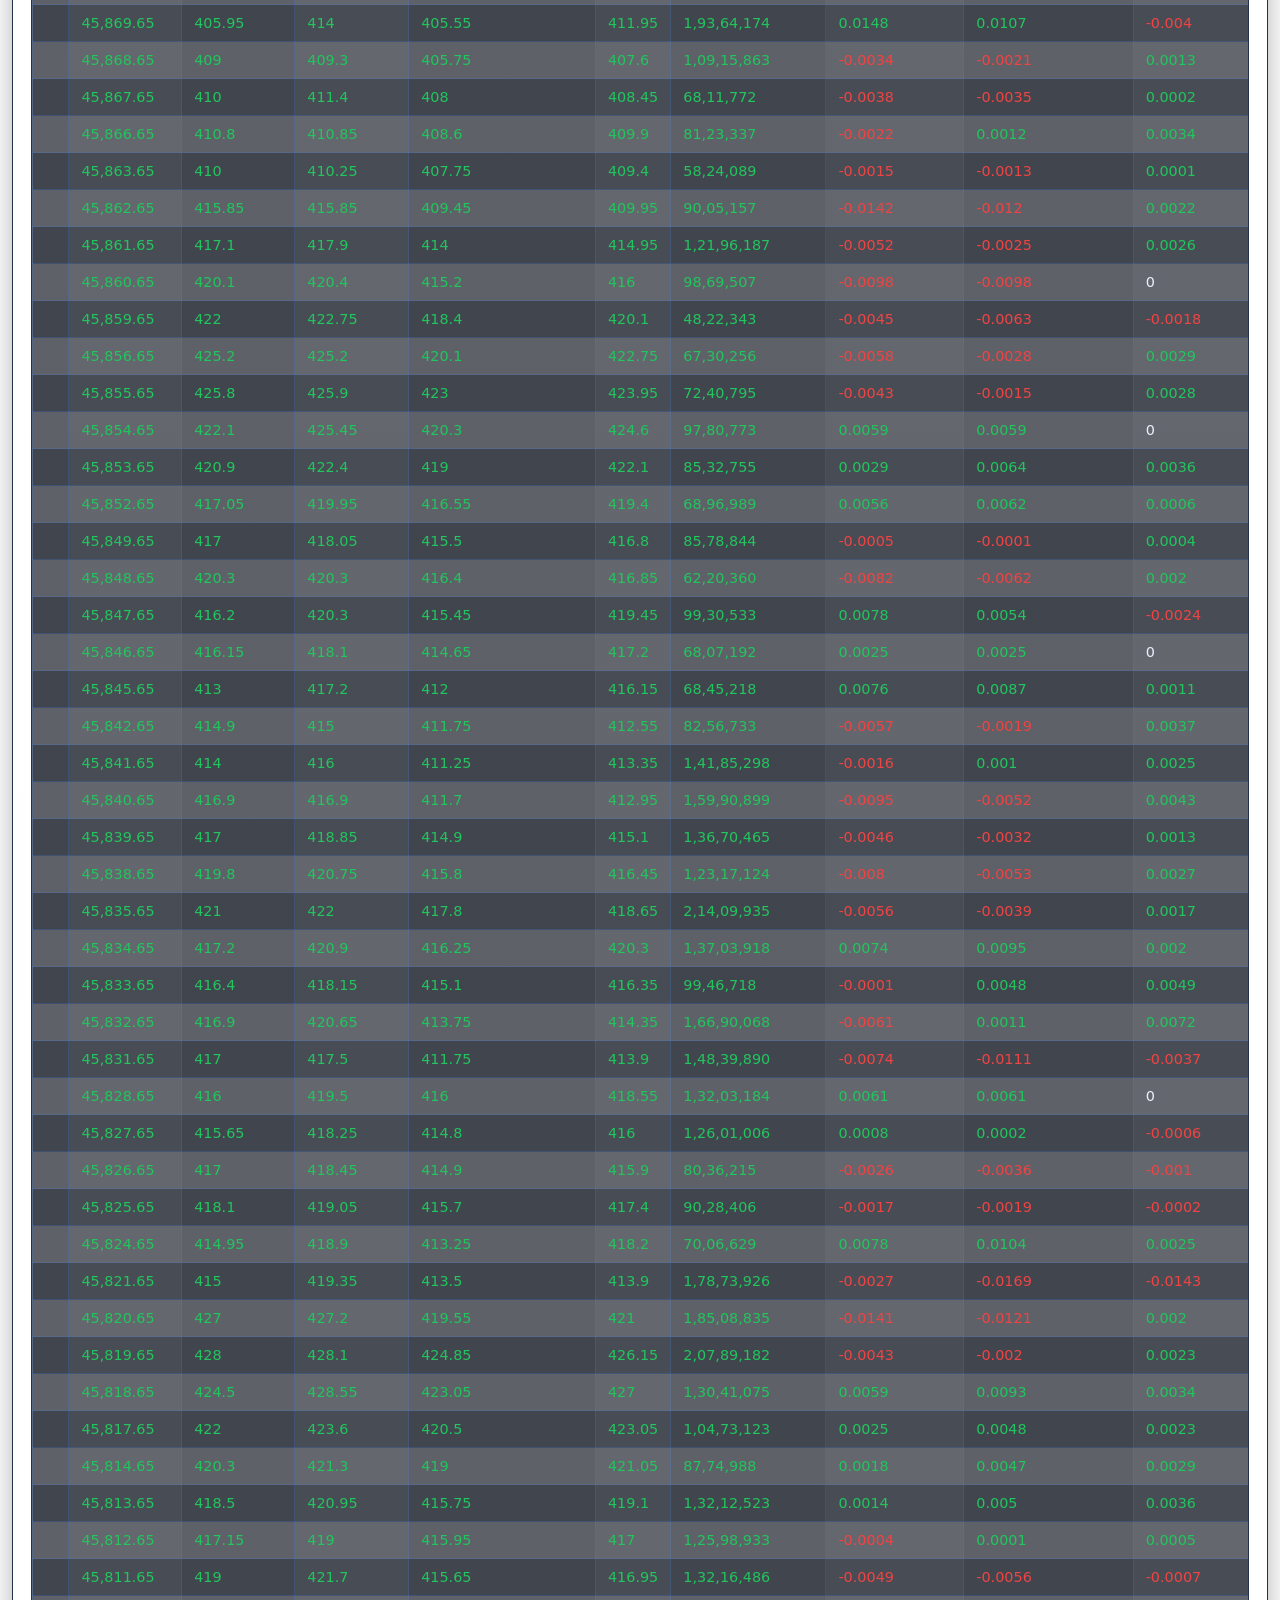
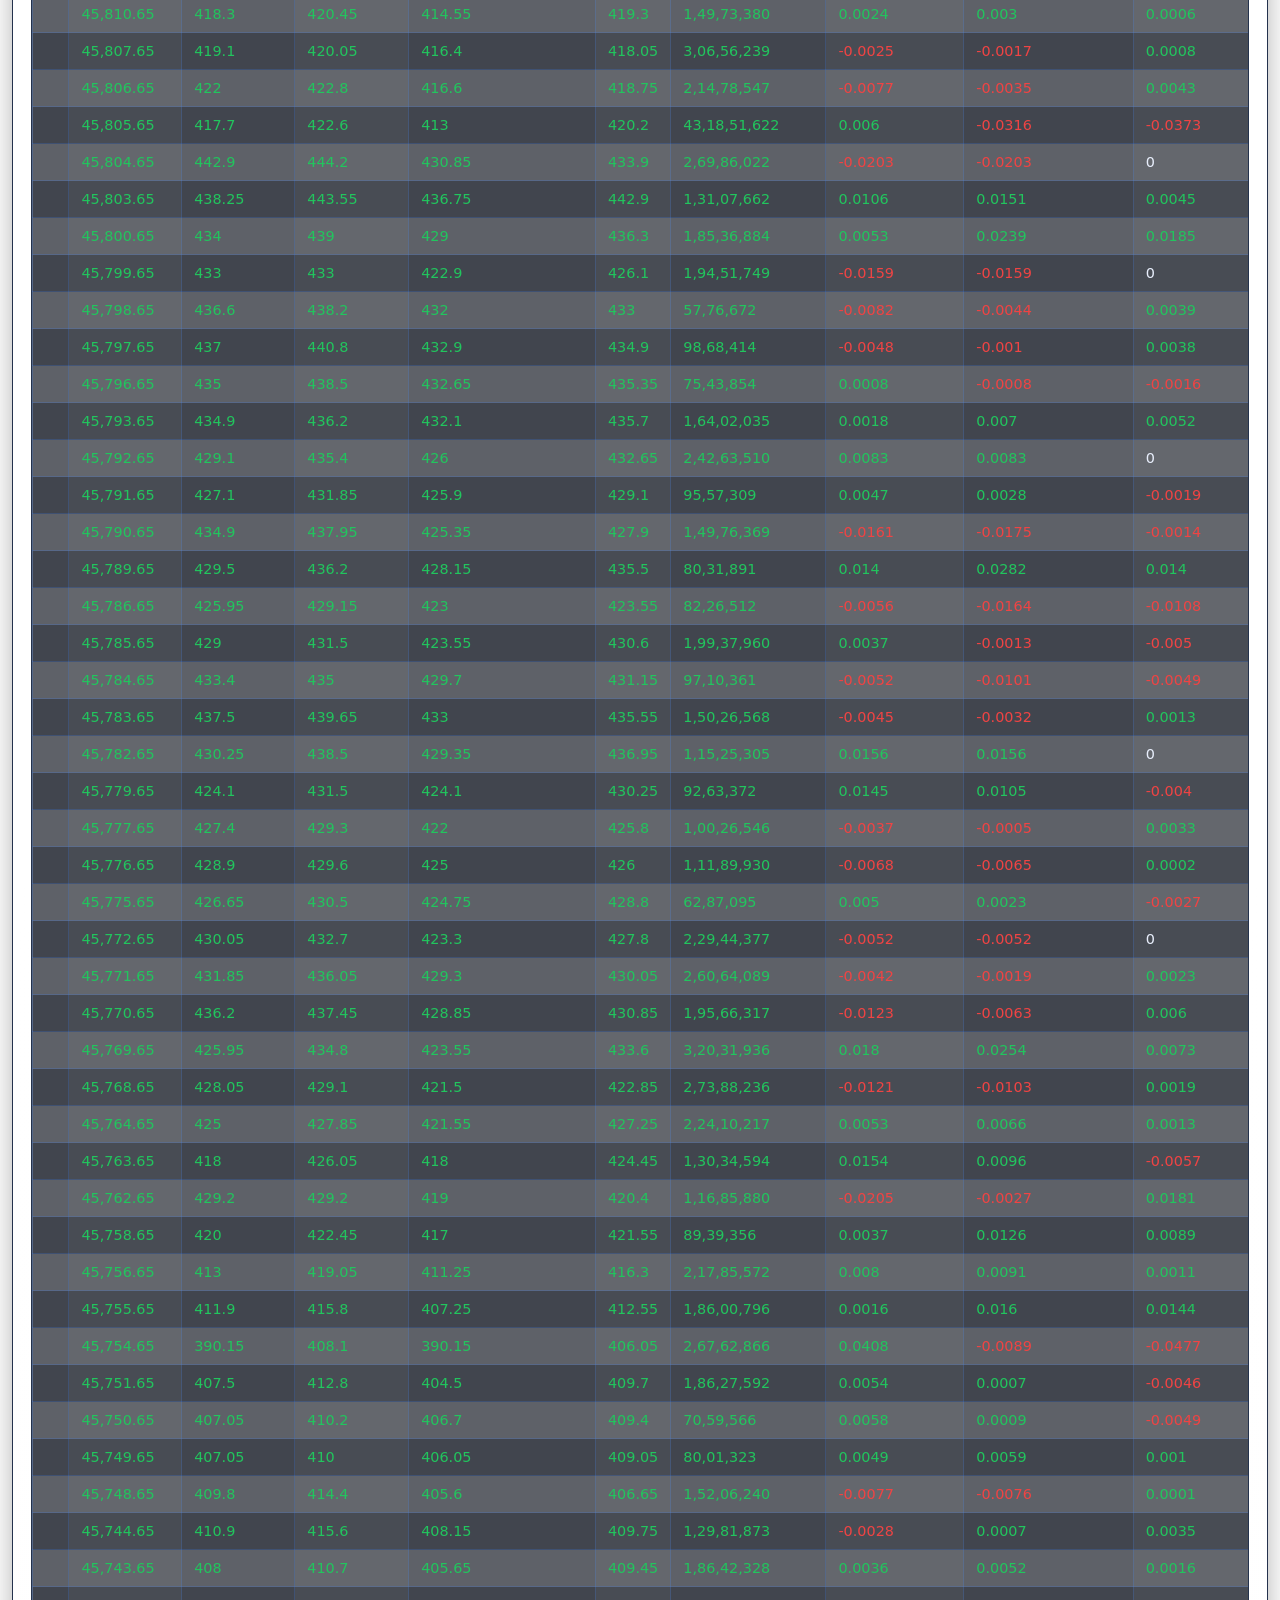
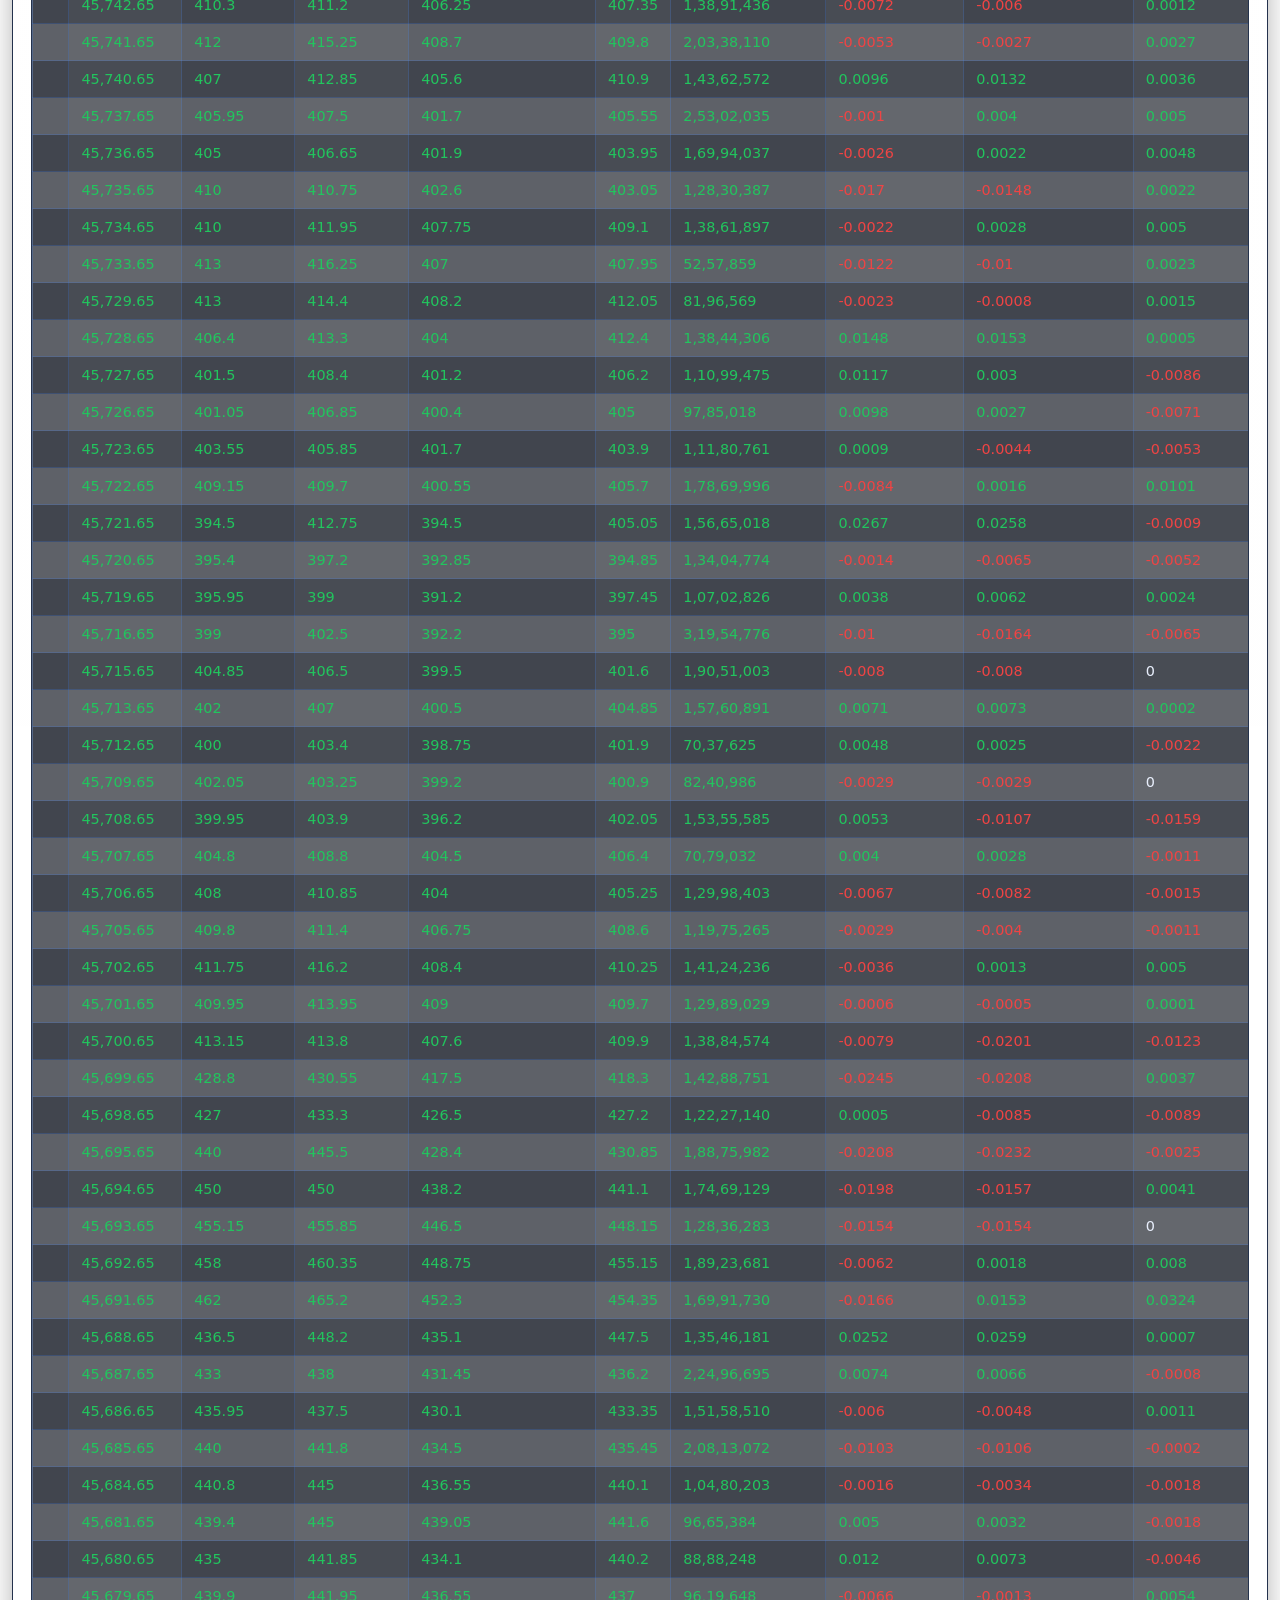
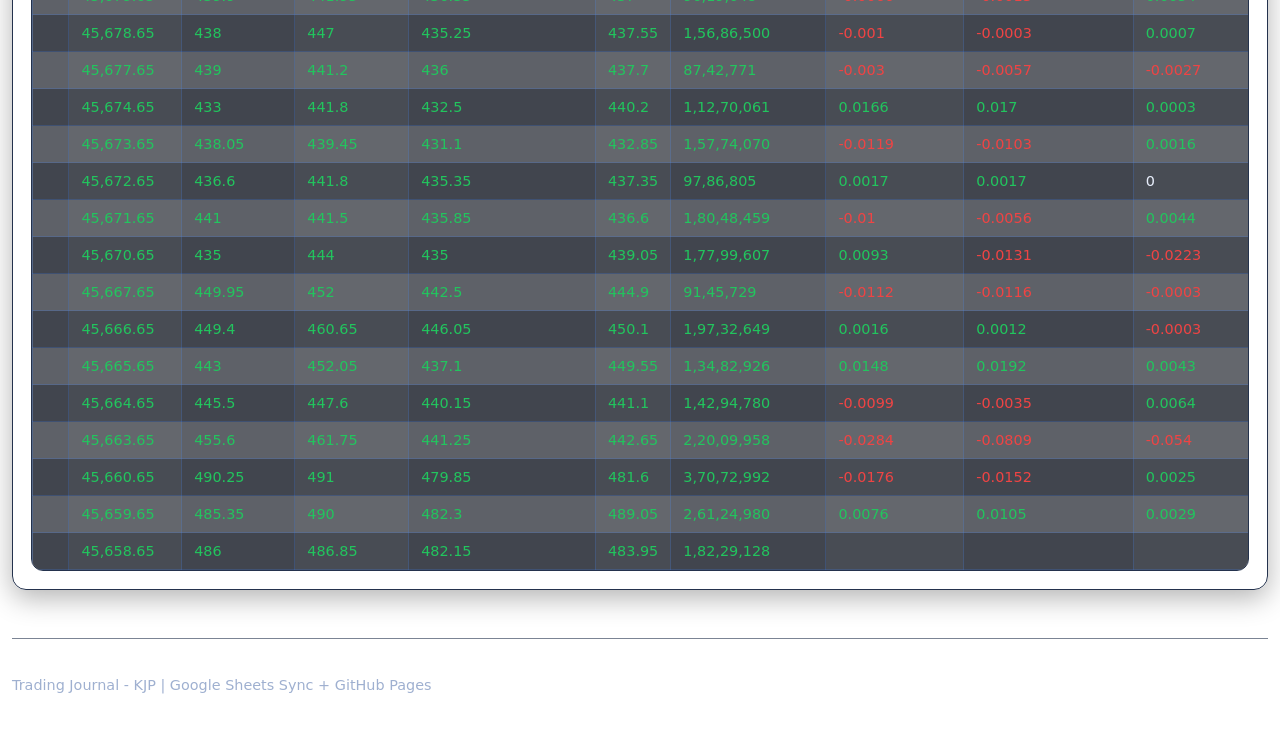
<file: pages/itc.html>
﻿<!DOCTYPE html>
<html lang="en">
  <head>
    <meta charset="UTF-8" />
    <meta name="viewport" content="width=device-width, initial-scale=1.0" />
    <title>ITC Analysis | Trading Journal</title>
    <link rel="stylesheet" href="../css/style.css?v=20260716" />
  </head>
  <body>
    <header class="site-header">
      <div class="container">
        <div class="brand">
          <strong>Trading Journal - KJP</strong>
          <span>ITC Analysis</span>
        </div>
        <div class="header-nav-auth">
          <a class="button" href="../index.html">Home</a>
          <div id="auth-root" data-auth-compact="true"></div>
        </div>
      </div>
    </header>
    <main class="container">
    <div id="sheet-root"></div>
  </main>
    <script src="https://accounts.google.com/gsi/client" async defer></script>
    <script src="../js/config.js?v=20260716"></script>
    <script src="../js/googledrive.js?v=20260716"></script>
    <script src="../js/app.js?v=20260716"></script>
    <script>TradingJournal.initSheetPage("itc");</script>
  </body>
</html>
</file>
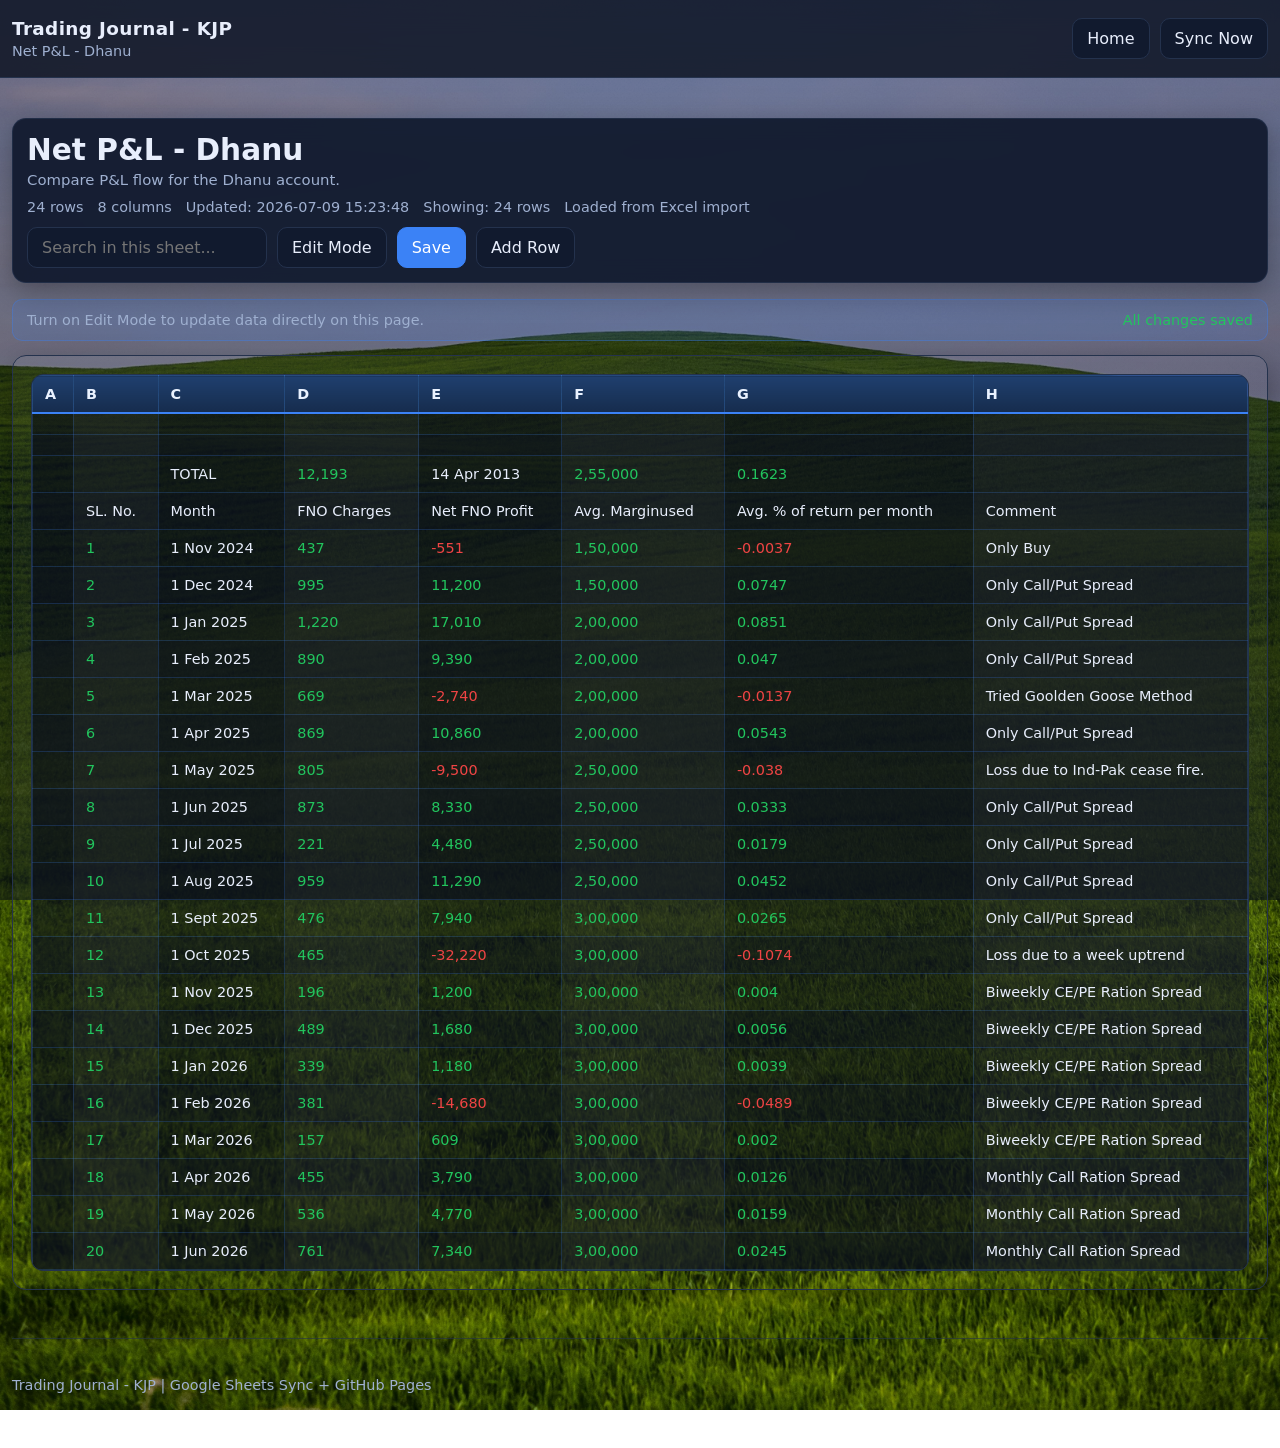
<file: pages/net-pnl-dhanu.html>
﻿<!DOCTYPE html>
<html lang="en">
  <head>
    <meta charset="UTF-8" />
    <meta name="viewport" content="width=device-width, initial-scale=1.0" />
    <title>Net P&L - Dhanu | Trading Journal</title>
    <link rel="stylesheet" href="../css/style.css?v=20260716" />
  </head>
  <body>
    <header class="site-header">
      <div class="container">
        <div class="brand">
          <strong>Trading Journal - KJP</strong>
          <span>Net P&L - Dhanu</span>
        </div>
        <div class="header-nav-auth">
          <a class="button" href="../index.html">Home</a>
          <div id="auth-root" data-auth-compact="true"></div>
        </div>
      </div>
    </header>
    <main class="container">
    <div id="sheet-root"></div>
  </main>
    <script src="https://accounts.google.com/gsi/client" async defer></script>
    <script src="../js/config.js?v=20260716"></script>
    <script src="../js/googledrive.js?v=20260716"></script>
    <script src="../js/app.js?v=20260716"></script>
    <script>TradingJournal.initSheetPage("net-pnl-dhanu");</script>
  </body>
</html>
</file>
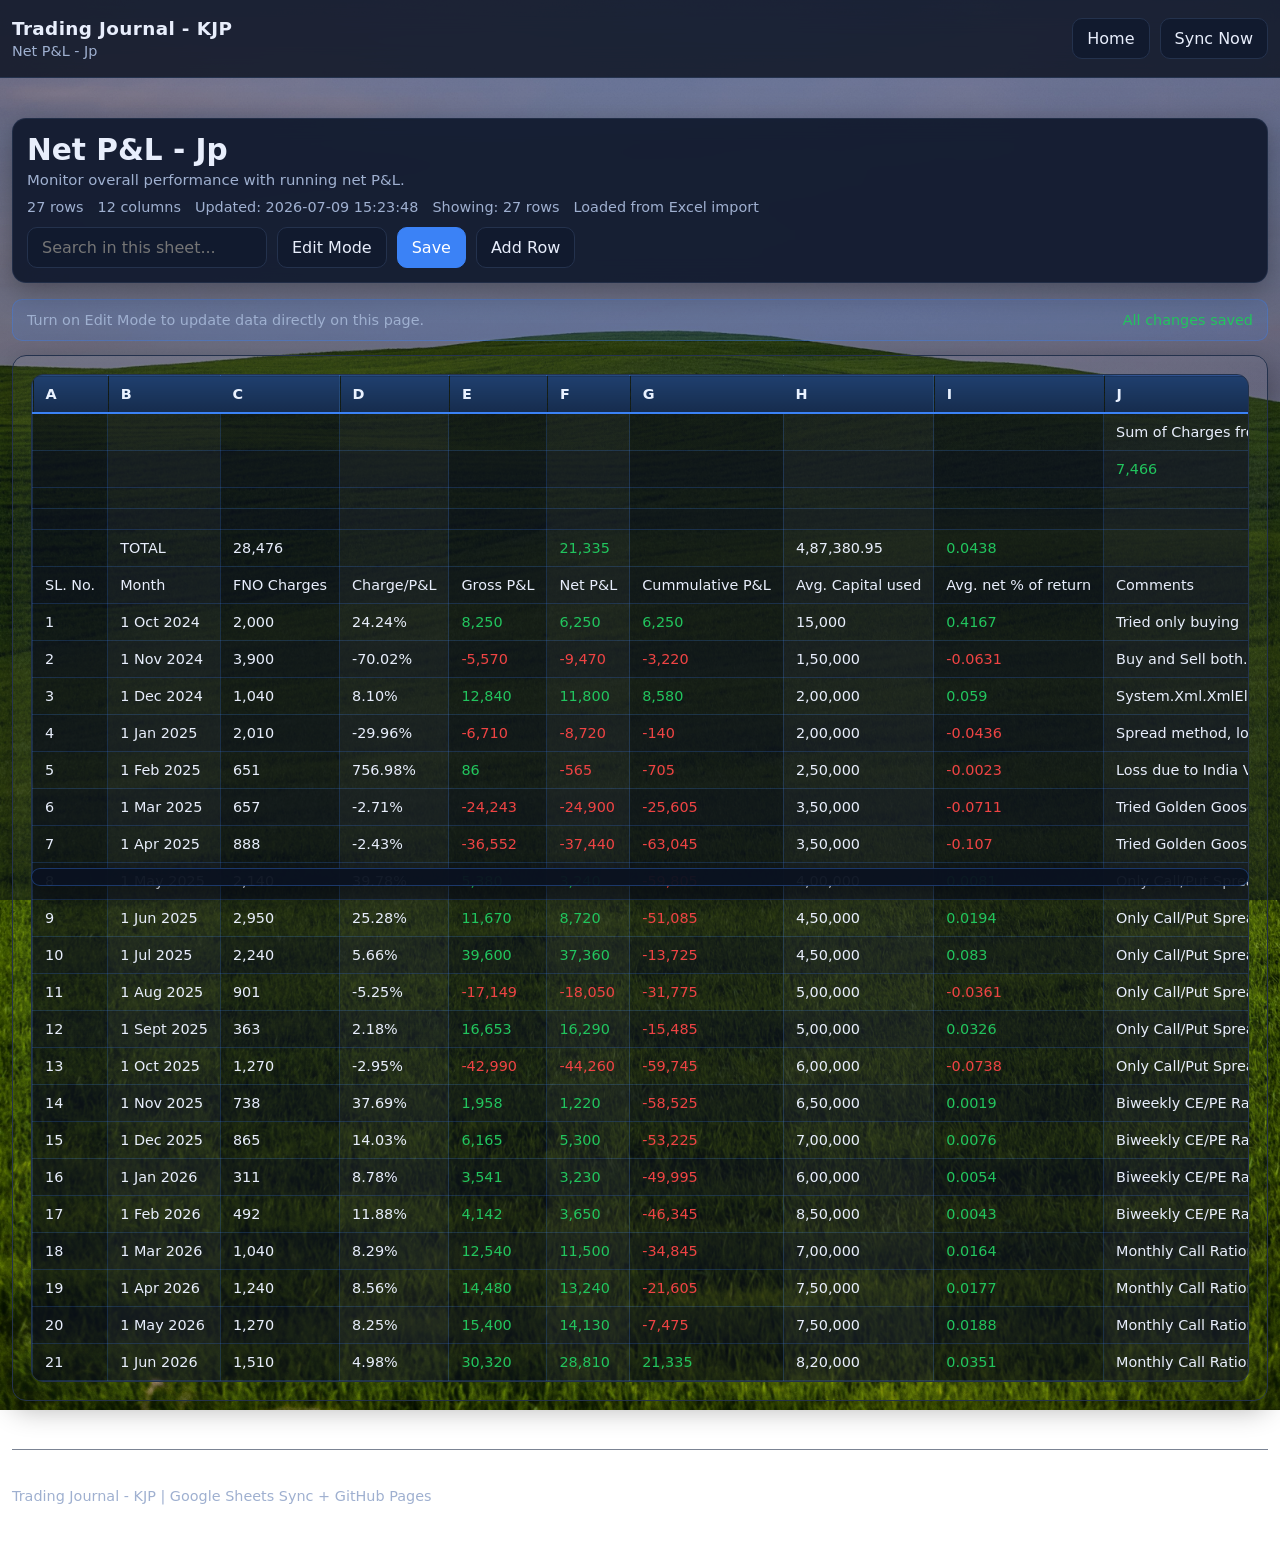
<file: pages/net-pnl-jp.html>
﻿<!DOCTYPE html>
<html lang="en">
  <head>
    <meta charset="UTF-8" />
    <meta name="viewport" content="width=device-width, initial-scale=1.0" />
    <title>Net P&L - Jp | Trading Journal</title>
    <link rel="stylesheet" href="../css/style.css?v=20260716" />
  </head>
  <body>
    <header class="site-header">
      <div class="container">
        <div class="brand">
          <strong>Trading Journal - KJP</strong>
          <span>Net P&L - Jp</span>
        </div>
        <div class="header-nav-auth">
          <a class="button" href="../index.html">Home</a>
          <div id="auth-root" data-auth-compact="true"></div>
        </div>
      </div>
    </header>
    <main class="container">
    <div id="sheet-root"></div>
  </main>
    <script src="https://accounts.google.com/gsi/client" async defer></script>
    <script src="../js/config.js?v=20260716"></script>
    <script src="../js/googledrive.js?v=20260716"></script>
    <script src="../js/app.js?v=20260716"></script>
    <script>TradingJournal.initSheetPage("net-pnl-jp");</script>
  </body>
</html>
</file>
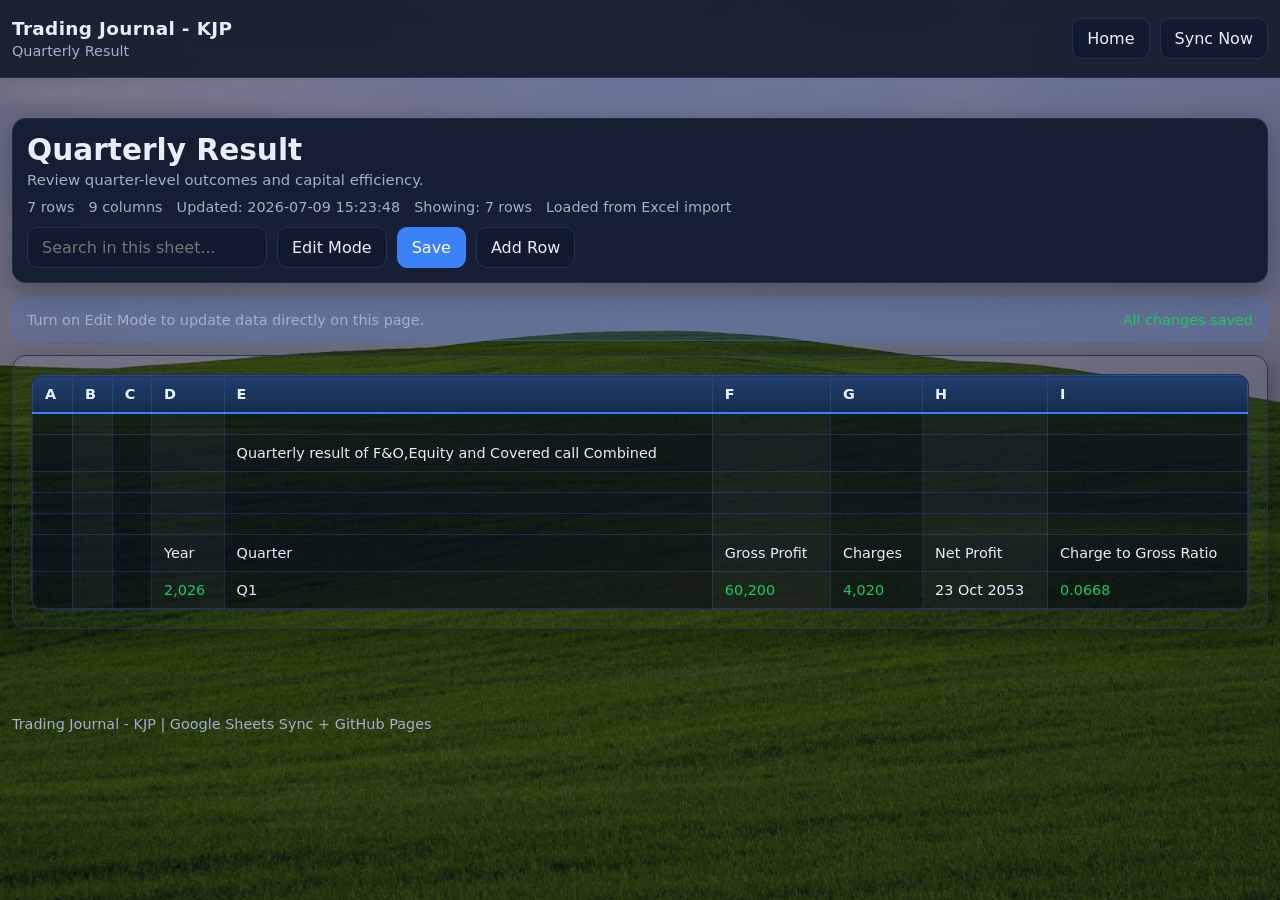
<file: pages/quarterly-result.html>
﻿<!DOCTYPE html>
<html lang="en">
  <head>
    <meta charset="UTF-8" />
    <meta name="viewport" content="width=device-width, initial-scale=1.0" />
    <title>Quarterly Result | Trading Journal</title>
    <link rel="stylesheet" href="../css/style.css?v=20260716" />
  </head>
  <body>
    <header class="site-header">
      <div class="container">
        <div class="brand">
          <strong>Trading Journal - KJP</strong>
          <span>Quarterly Result</span>
        </div>
        <div class="header-nav-auth">
          <a class="button" href="../index.html">Home</a>
          <div id="auth-root" data-auth-compact="true"></div>
        </div>
      </div>
    </header>
    <main class="container">
    <div id="sheet-root"></div>
  </main>
    <script src="https://accounts.google.com/gsi/client" async defer></script>
    <script src="../js/config.js?v=20260716"></script>
    <script src="../js/googledrive.js?v=20260716"></script>
    <script src="../js/app.js?v=20260716"></script>
    <script>TradingJournal.initSheetPage("quarterly-result");</script>
  </body>
</html>
</file>
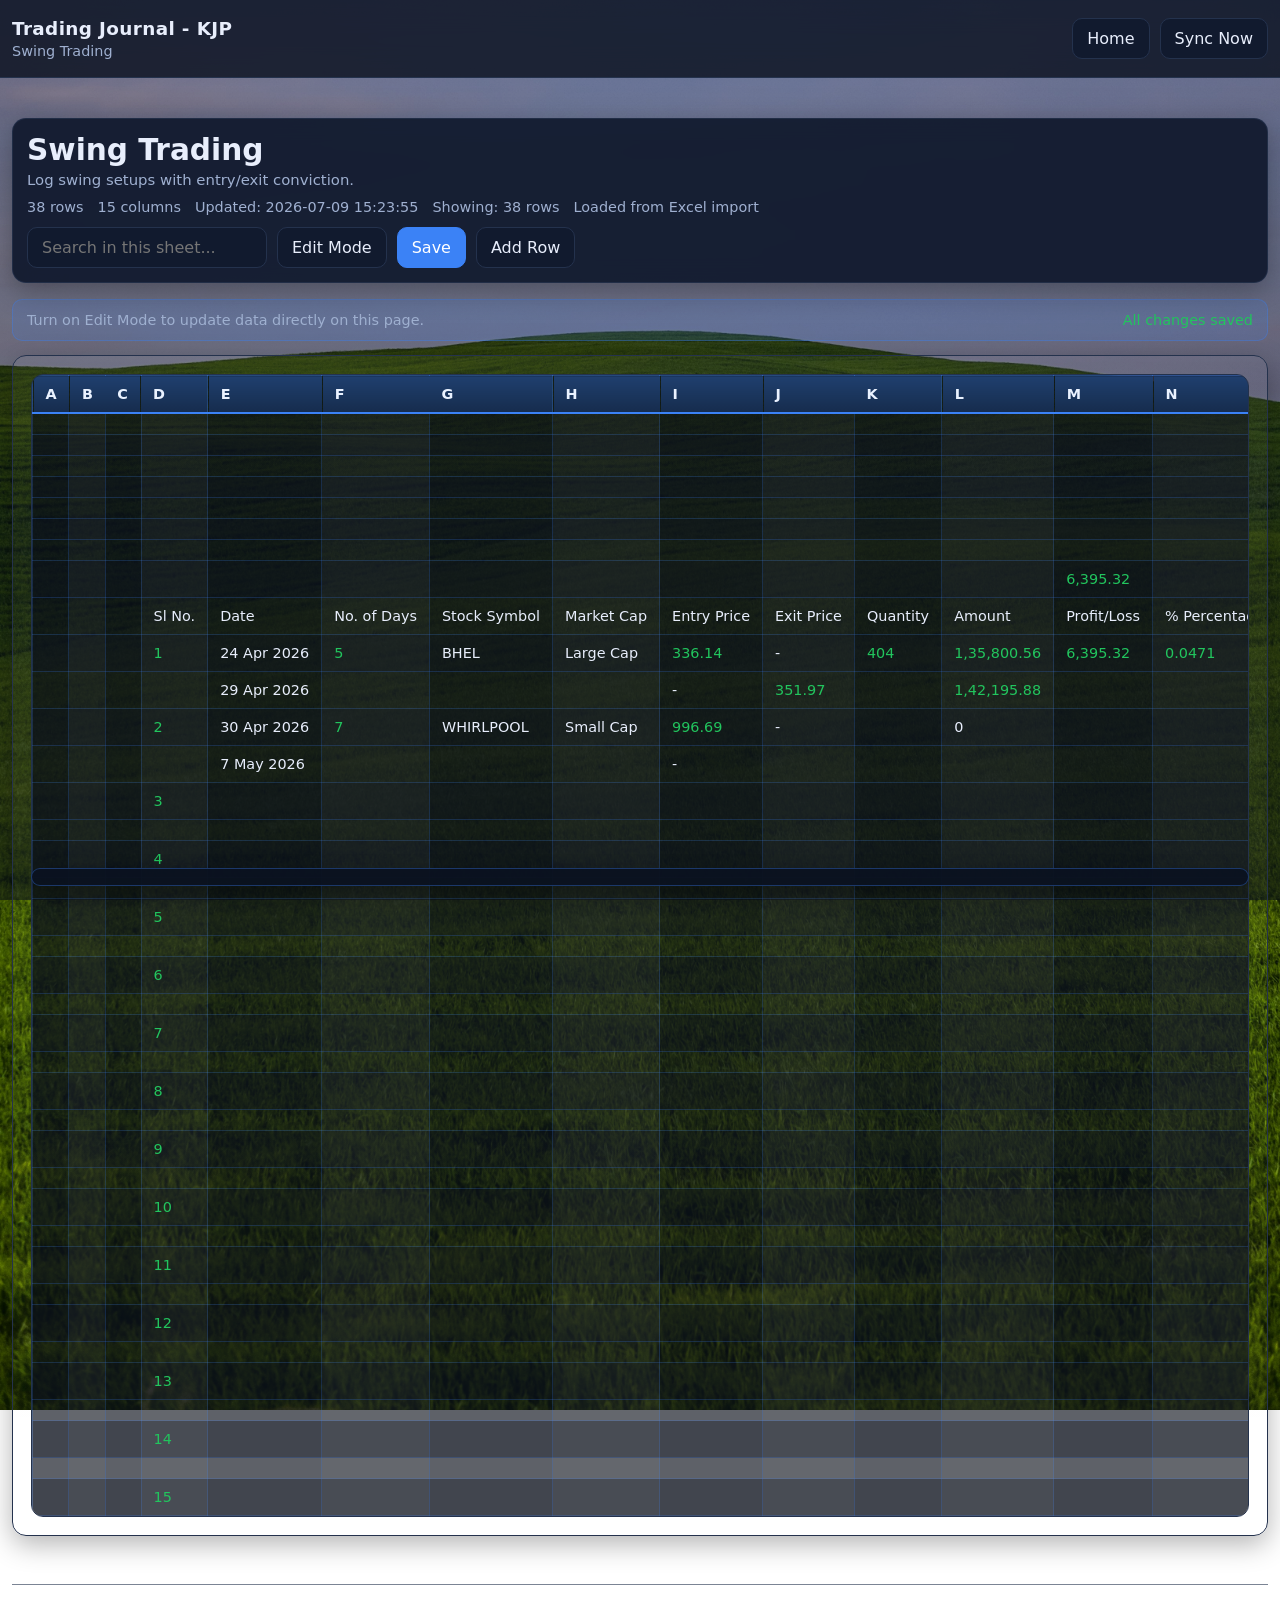
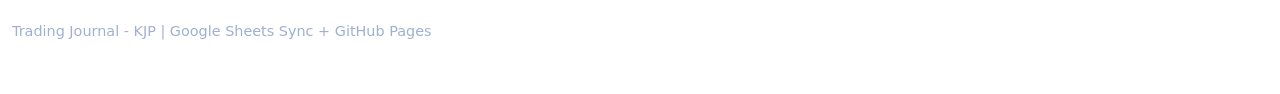
<file: pages/swing-trading.html>
﻿<!DOCTYPE html>
<html lang="en">
  <head>
    <meta charset="UTF-8" />
    <meta name="viewport" content="width=device-width, initial-scale=1.0" />
    <title>Swing Trading | Trading Journal</title>
    <link rel="stylesheet" href="../css/style.css?v=20260716" />
  </head>
  <body>
    <header class="site-header">
      <div class="container">
        <div class="brand">
          <strong>Trading Journal - KJP</strong>
          <span>Swing Trading</span>
        </div>
        <div class="header-nav-auth">
          <a class="button" href="../index.html">Home</a>
          <div id="auth-root" data-auth-compact="true"></div>
        </div>
      </div>
    </header>
    <main class="container">
    <div id="sheet-root"></div>
  </main>
    <script src="https://accounts.google.com/gsi/client" async defer></script>
    <script src="../js/config.js?v=20260716"></script>
    <script src="../js/googledrive.js?v=20260716"></script>
    <script src="../js/app.js?v=20260716"></script>
    <script>TradingJournal.initSheetPage("swing-trading");</script>
  </body>
</html>
</file>
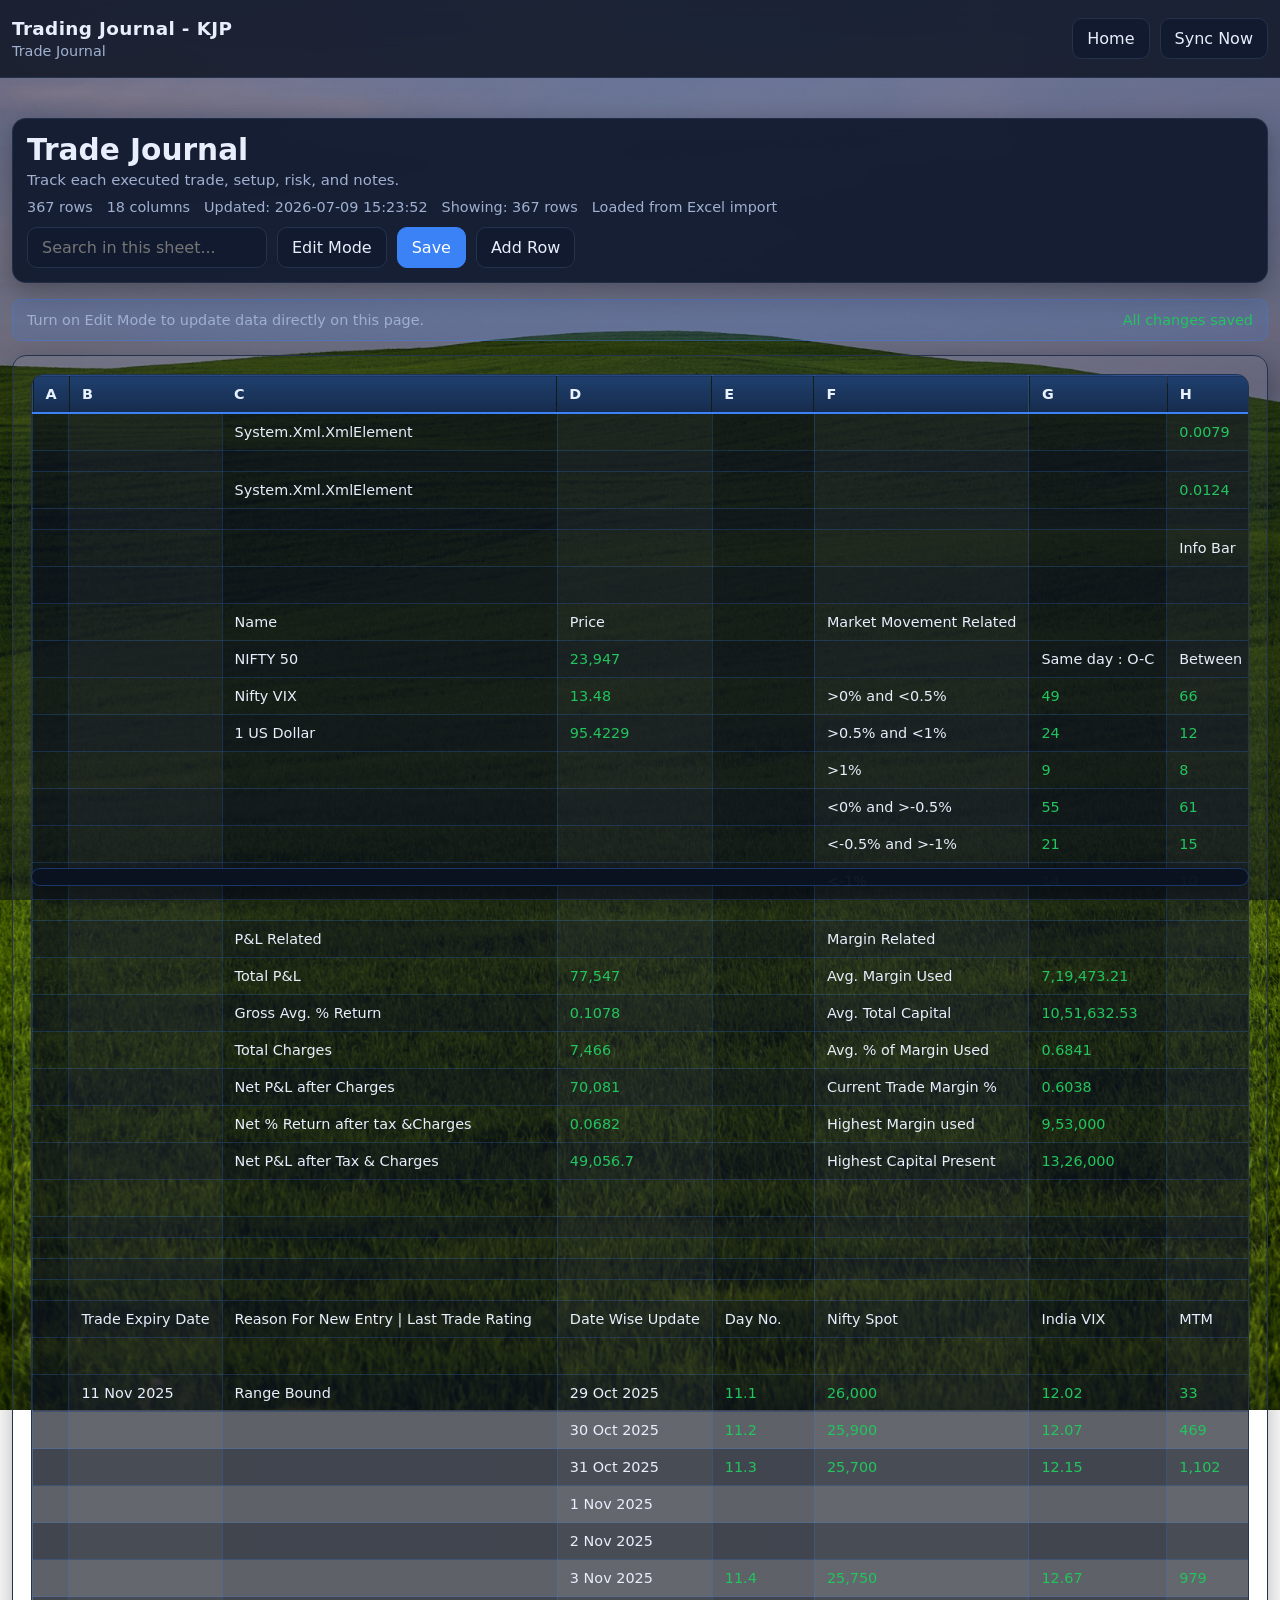
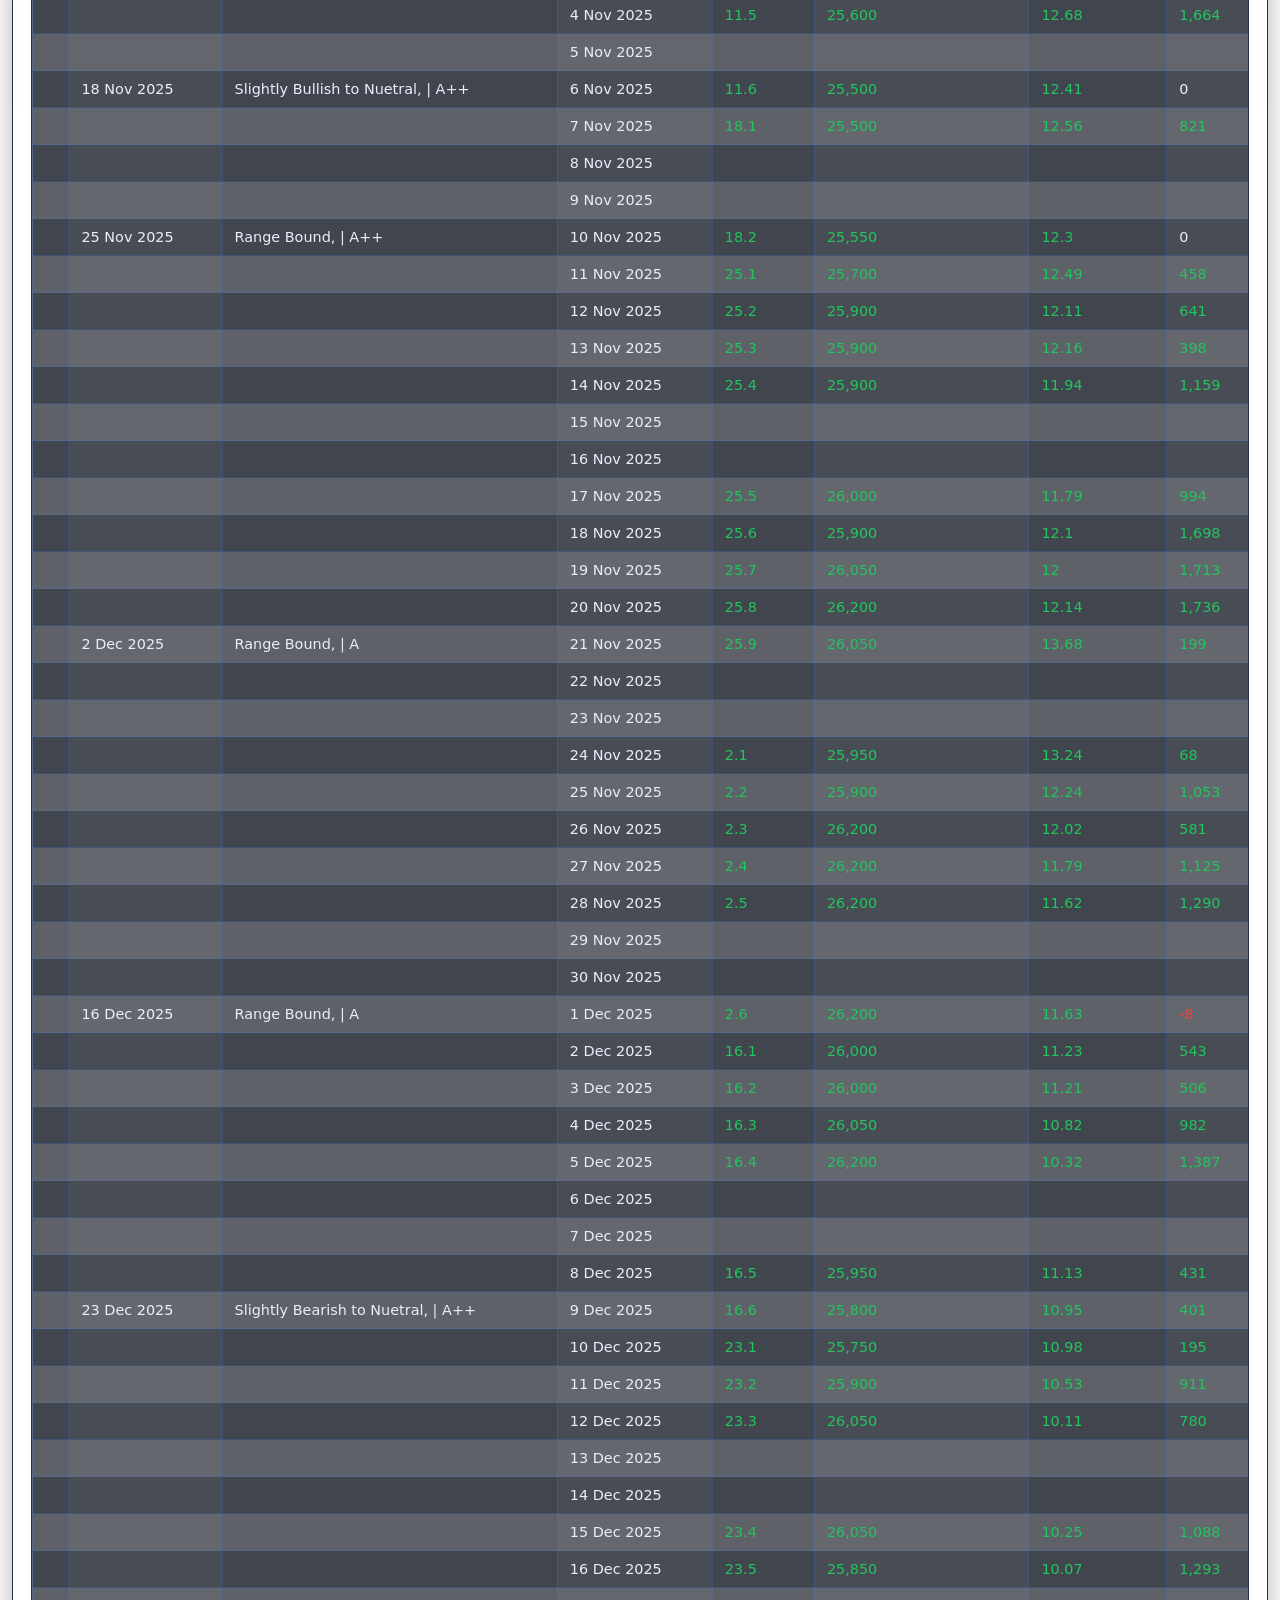
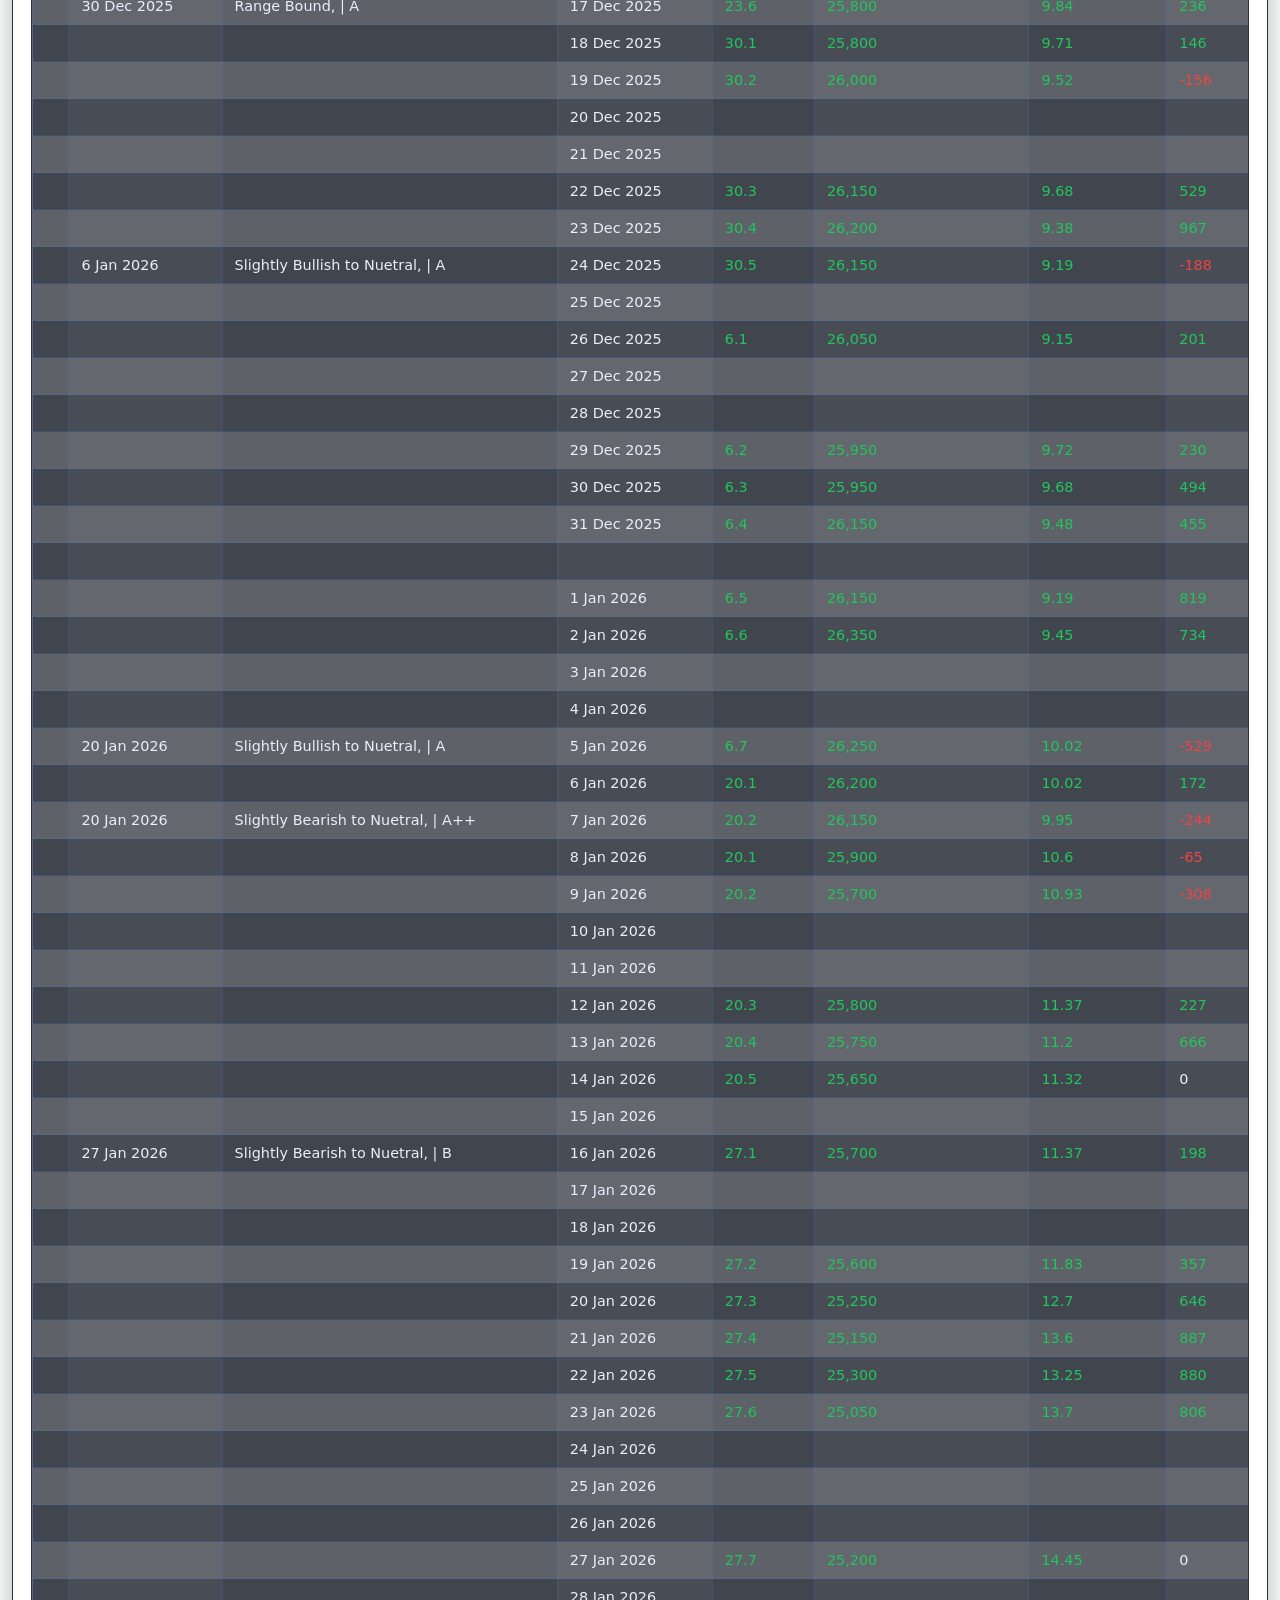
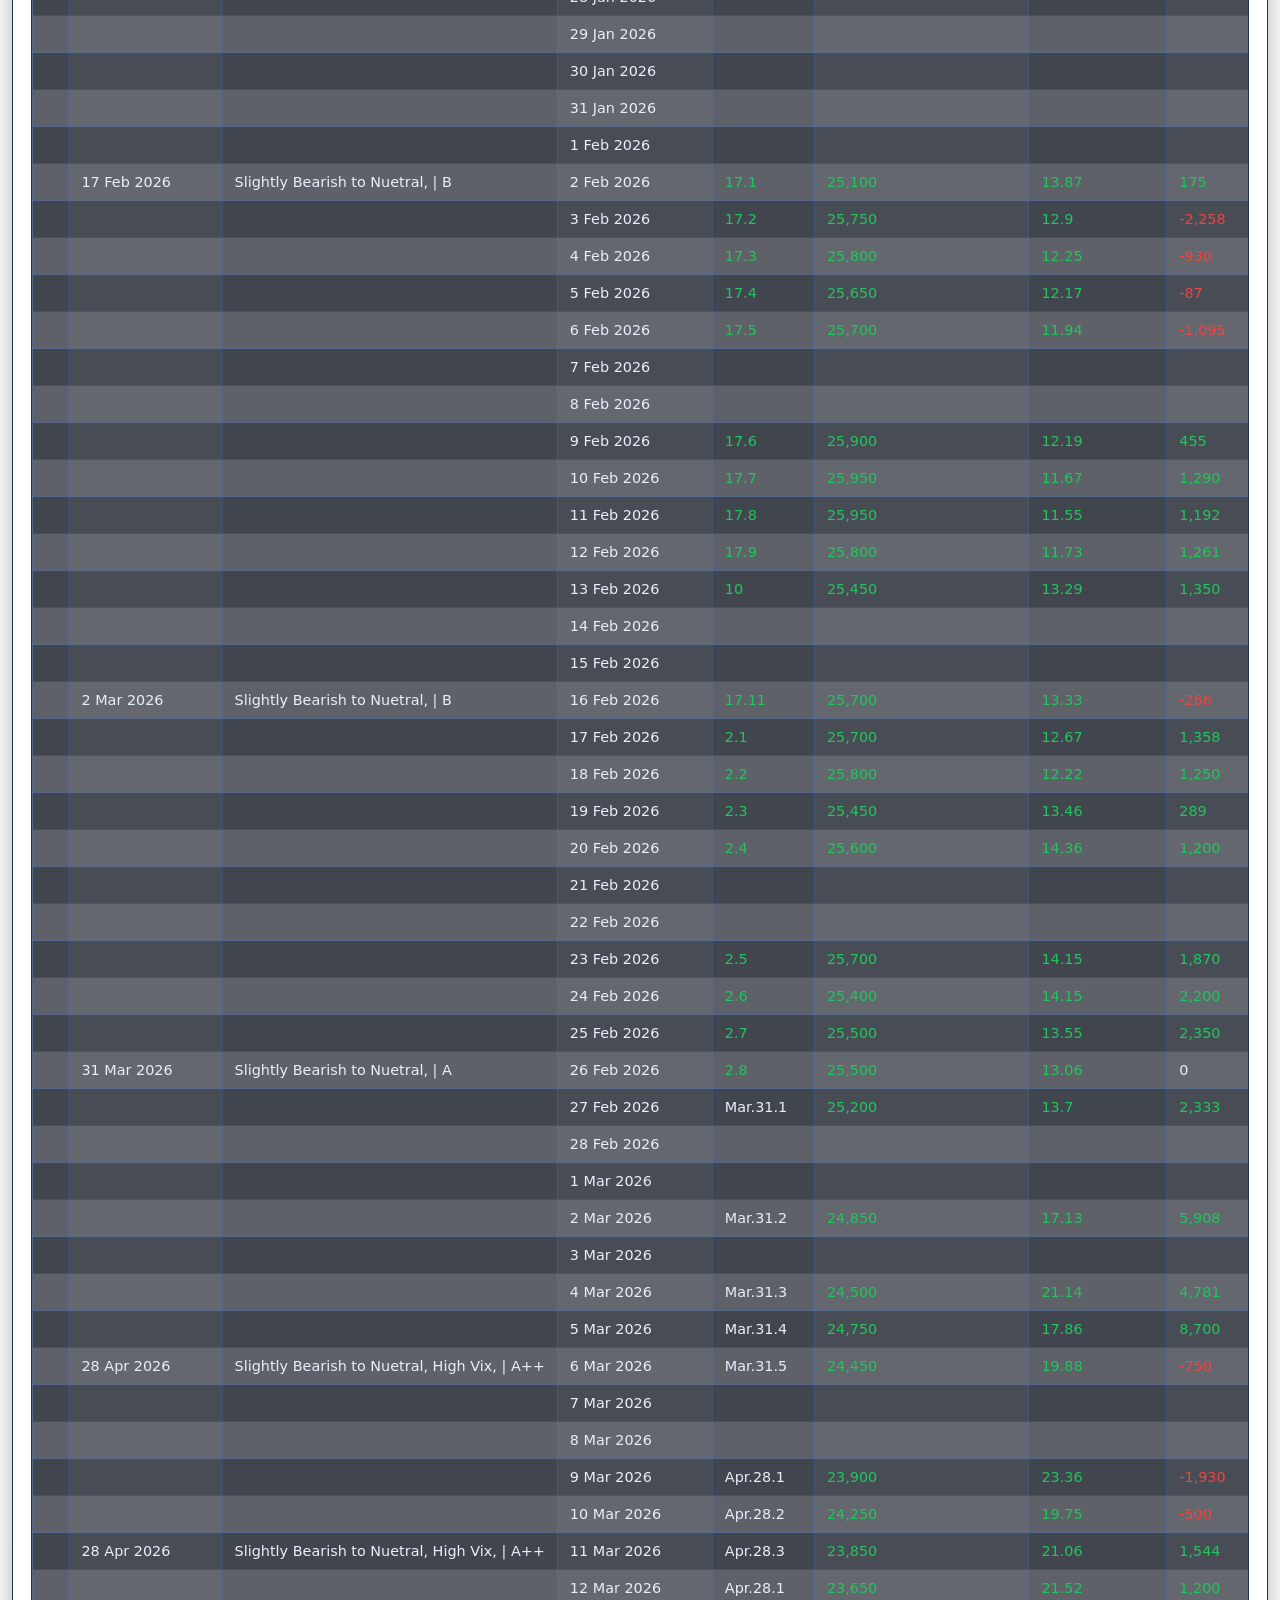
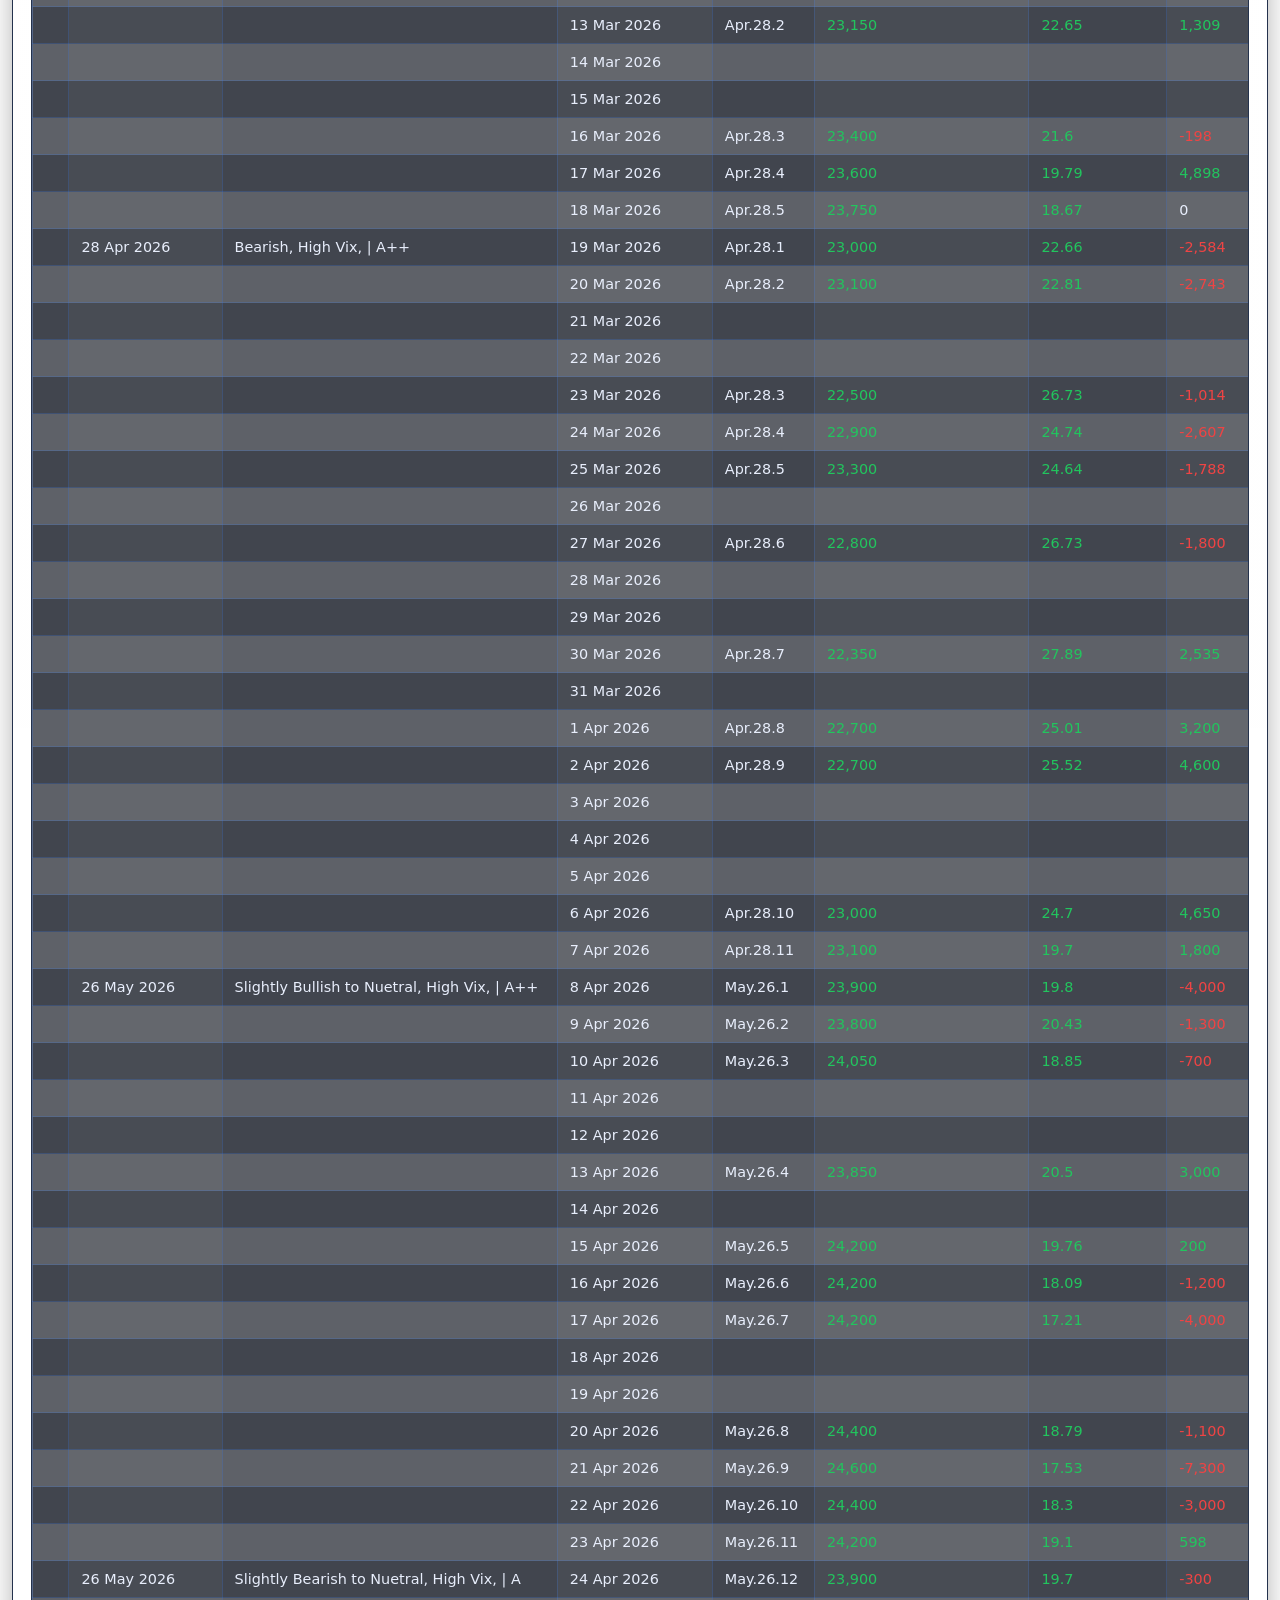
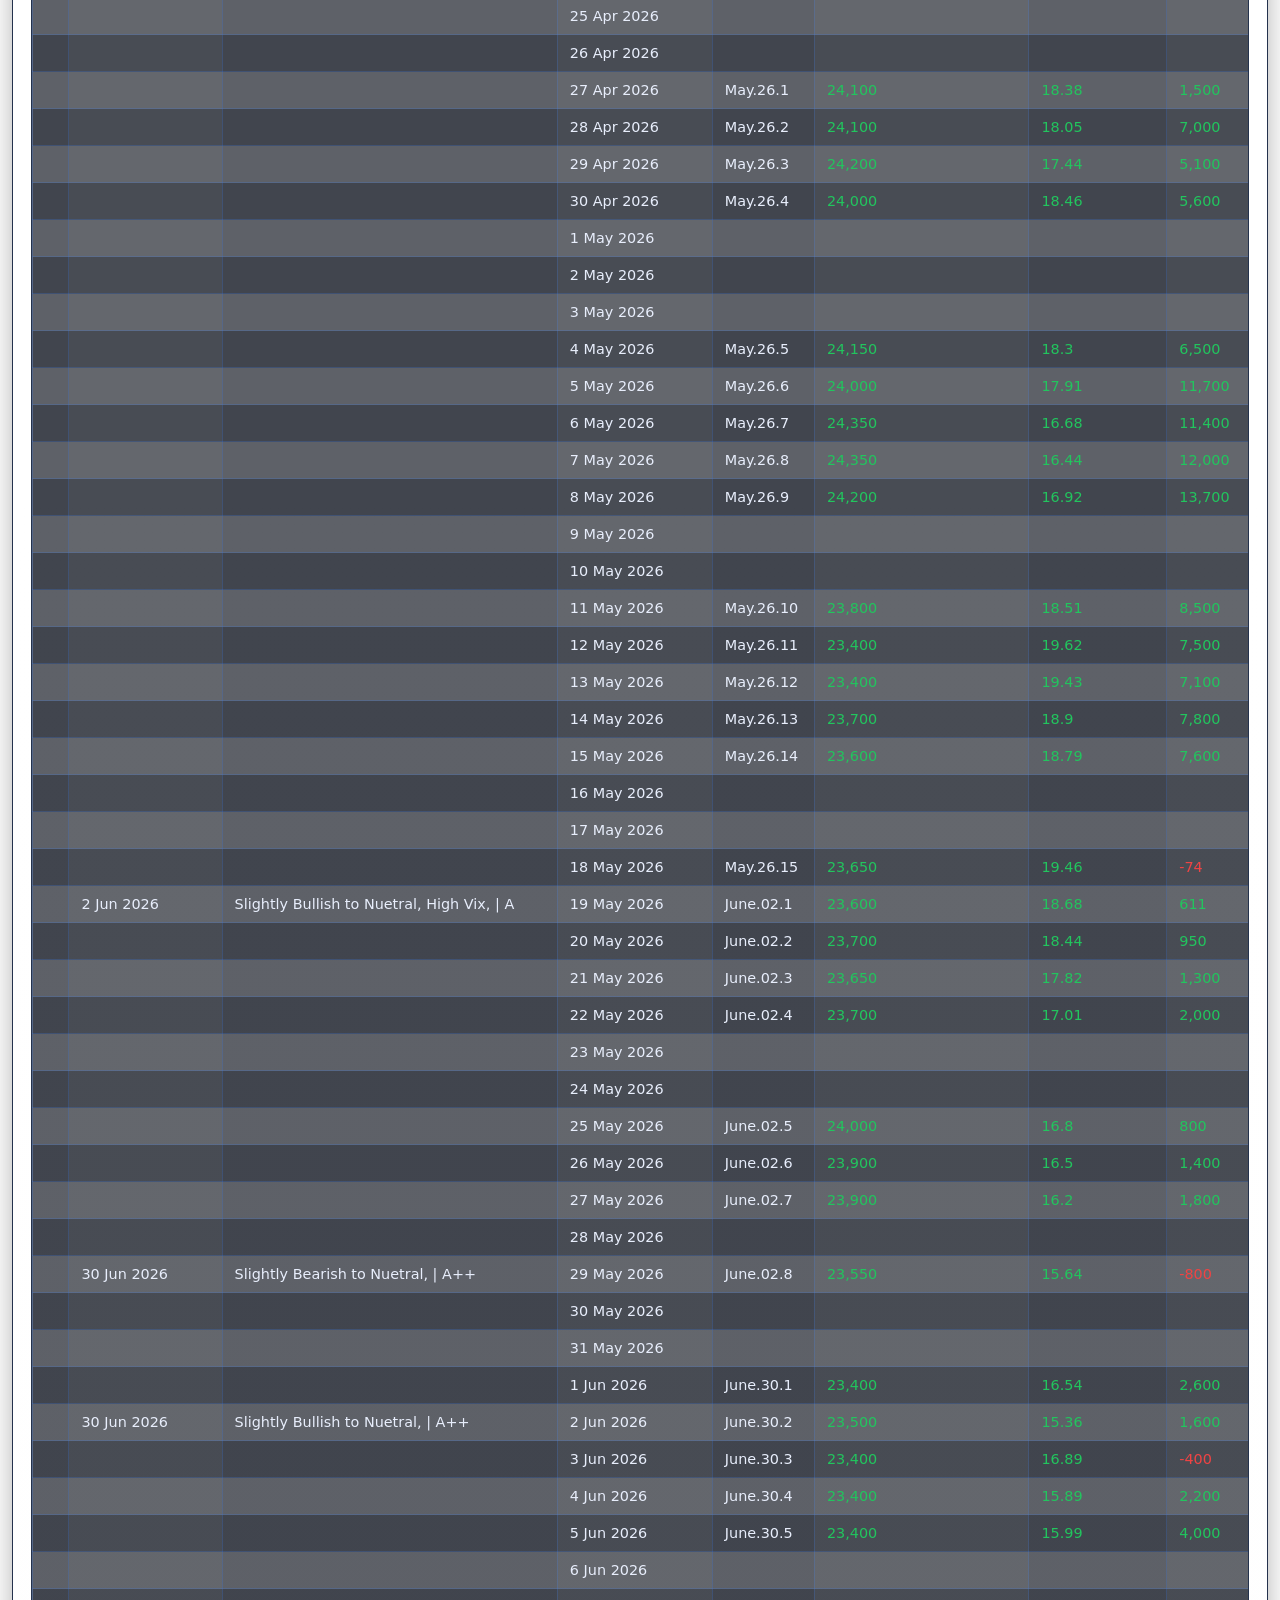
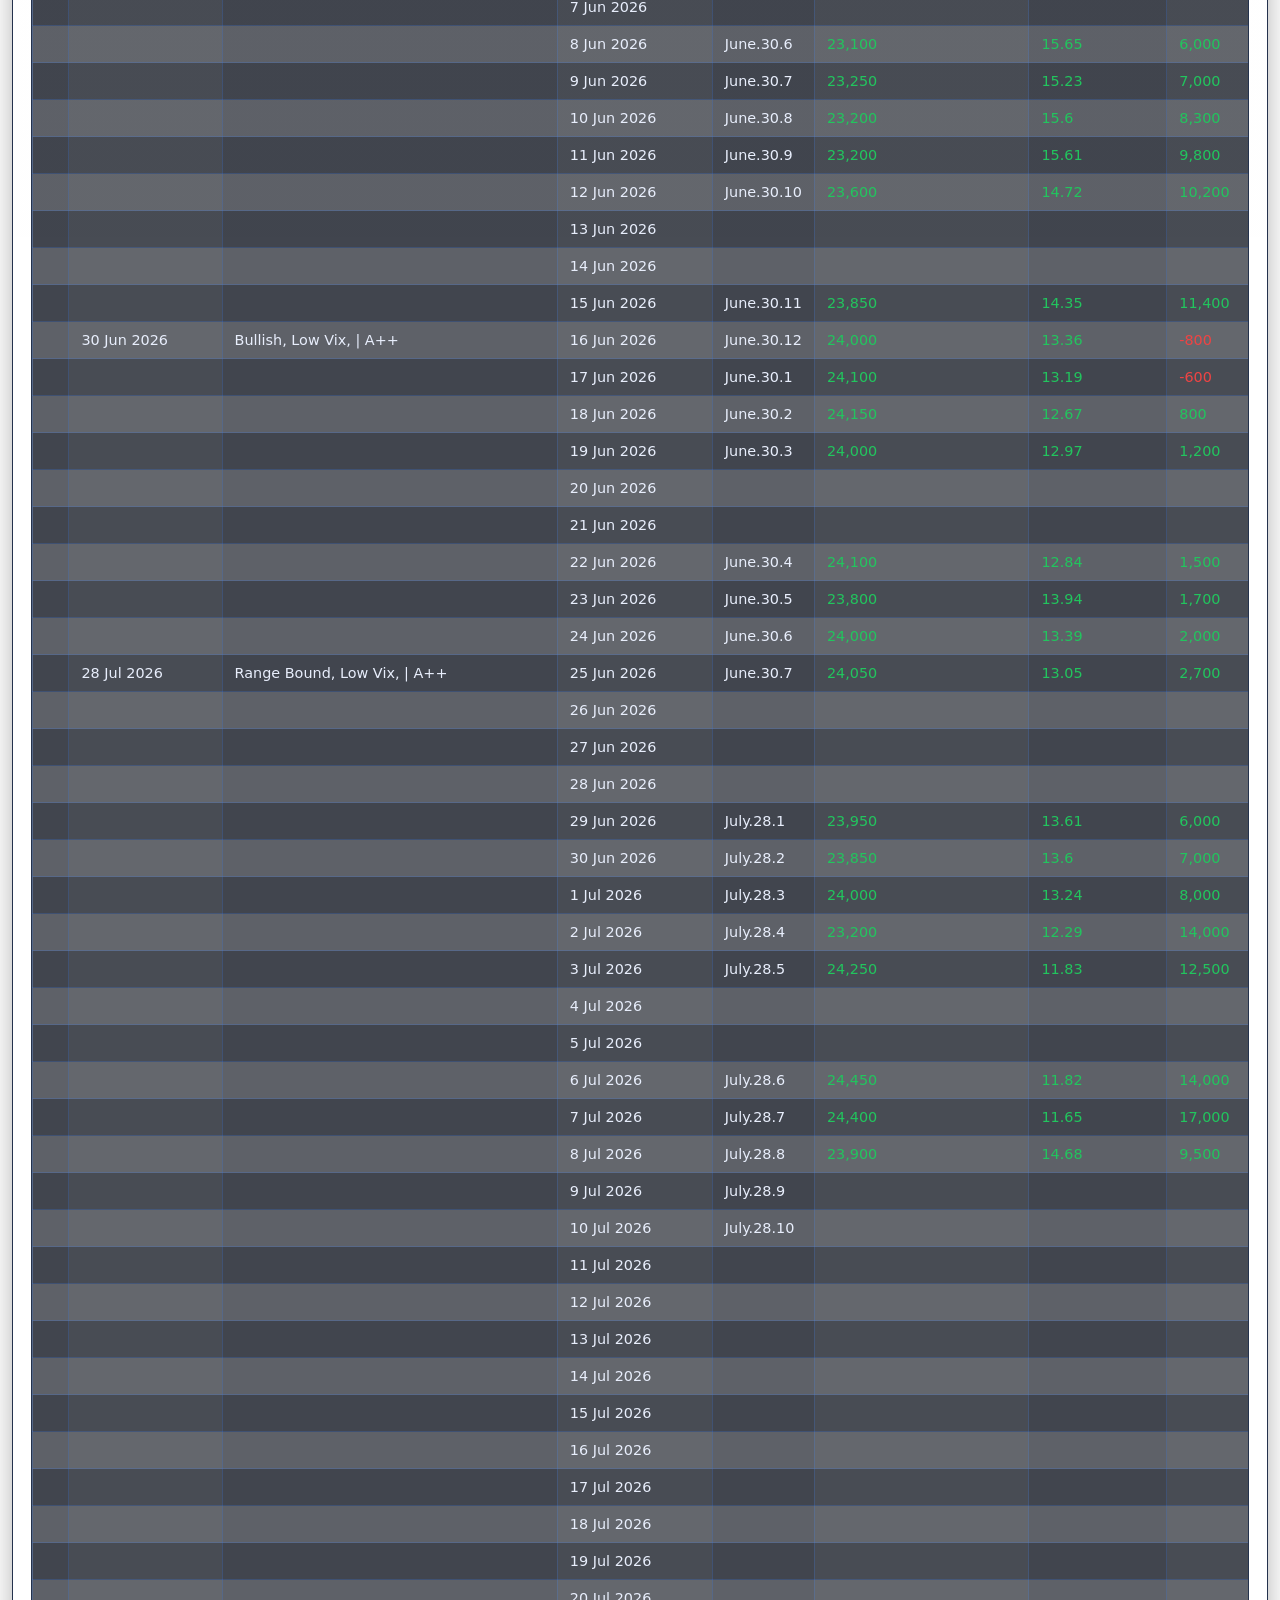
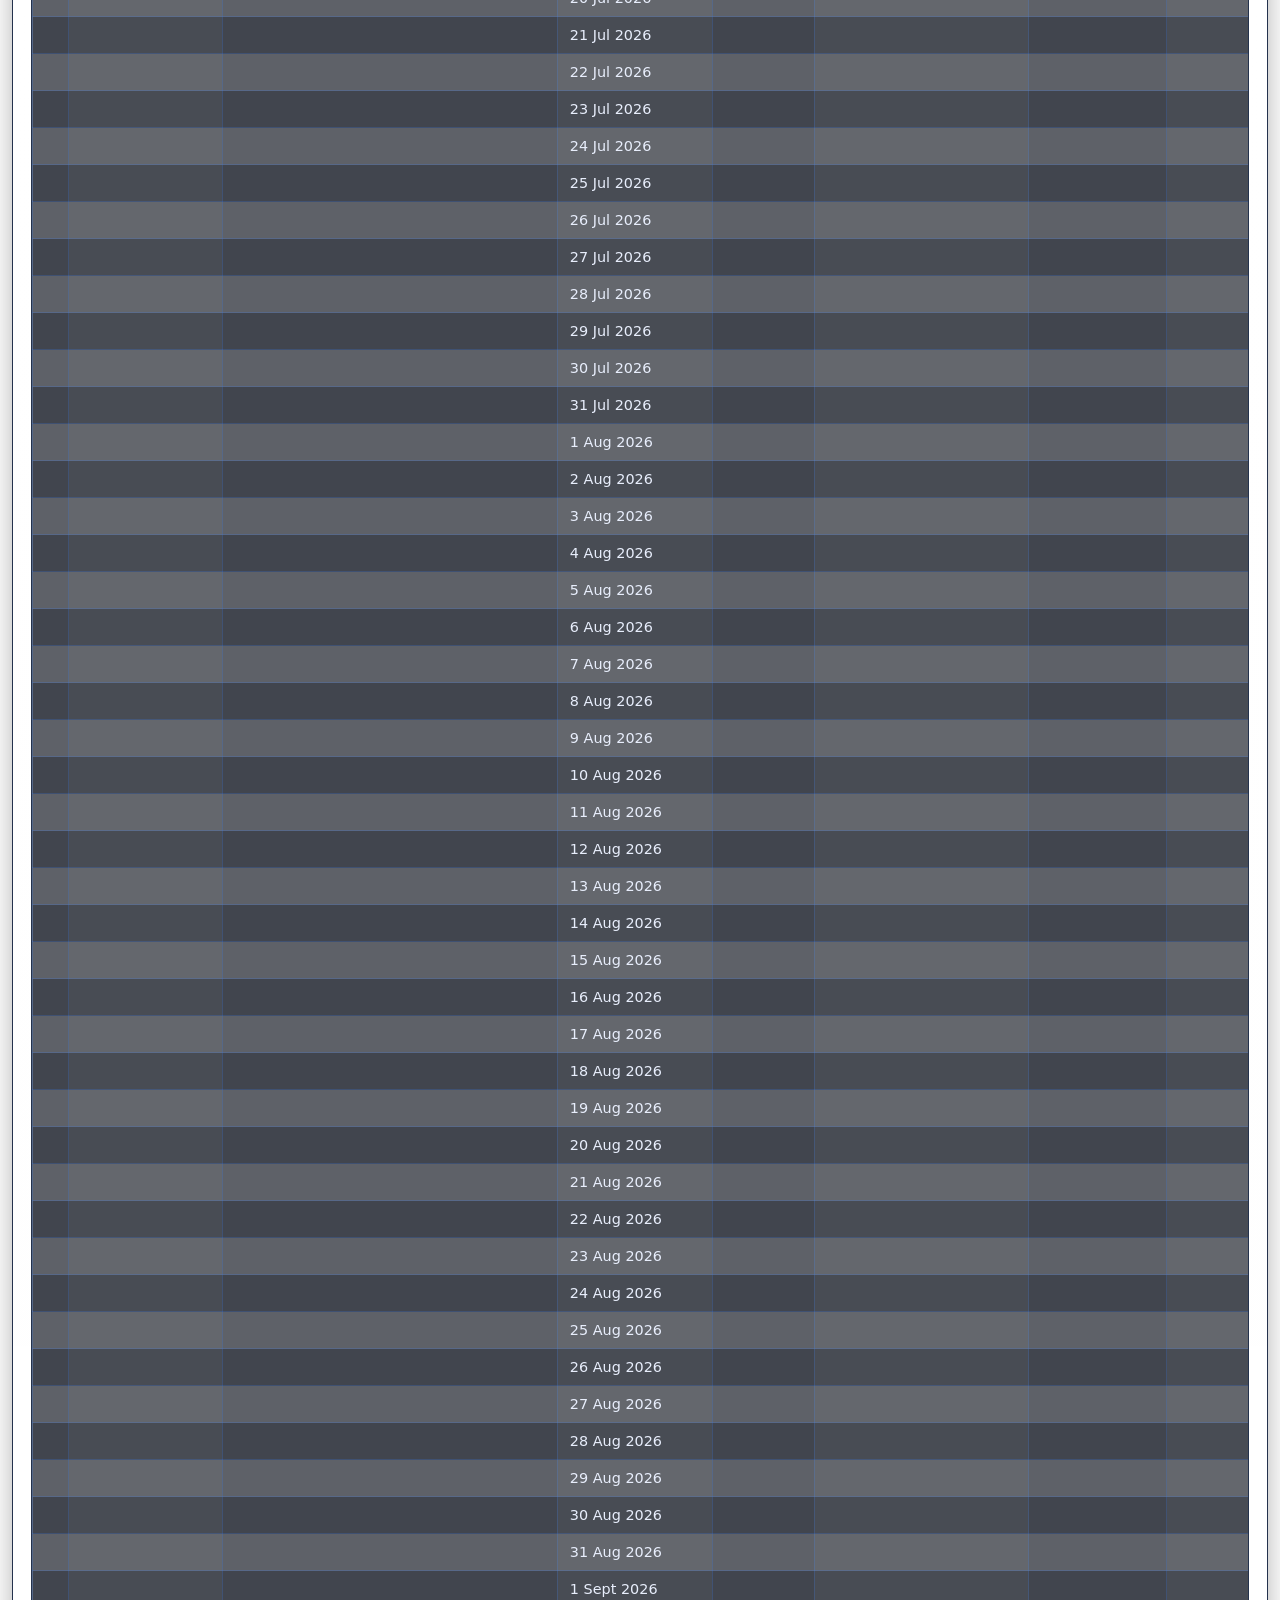
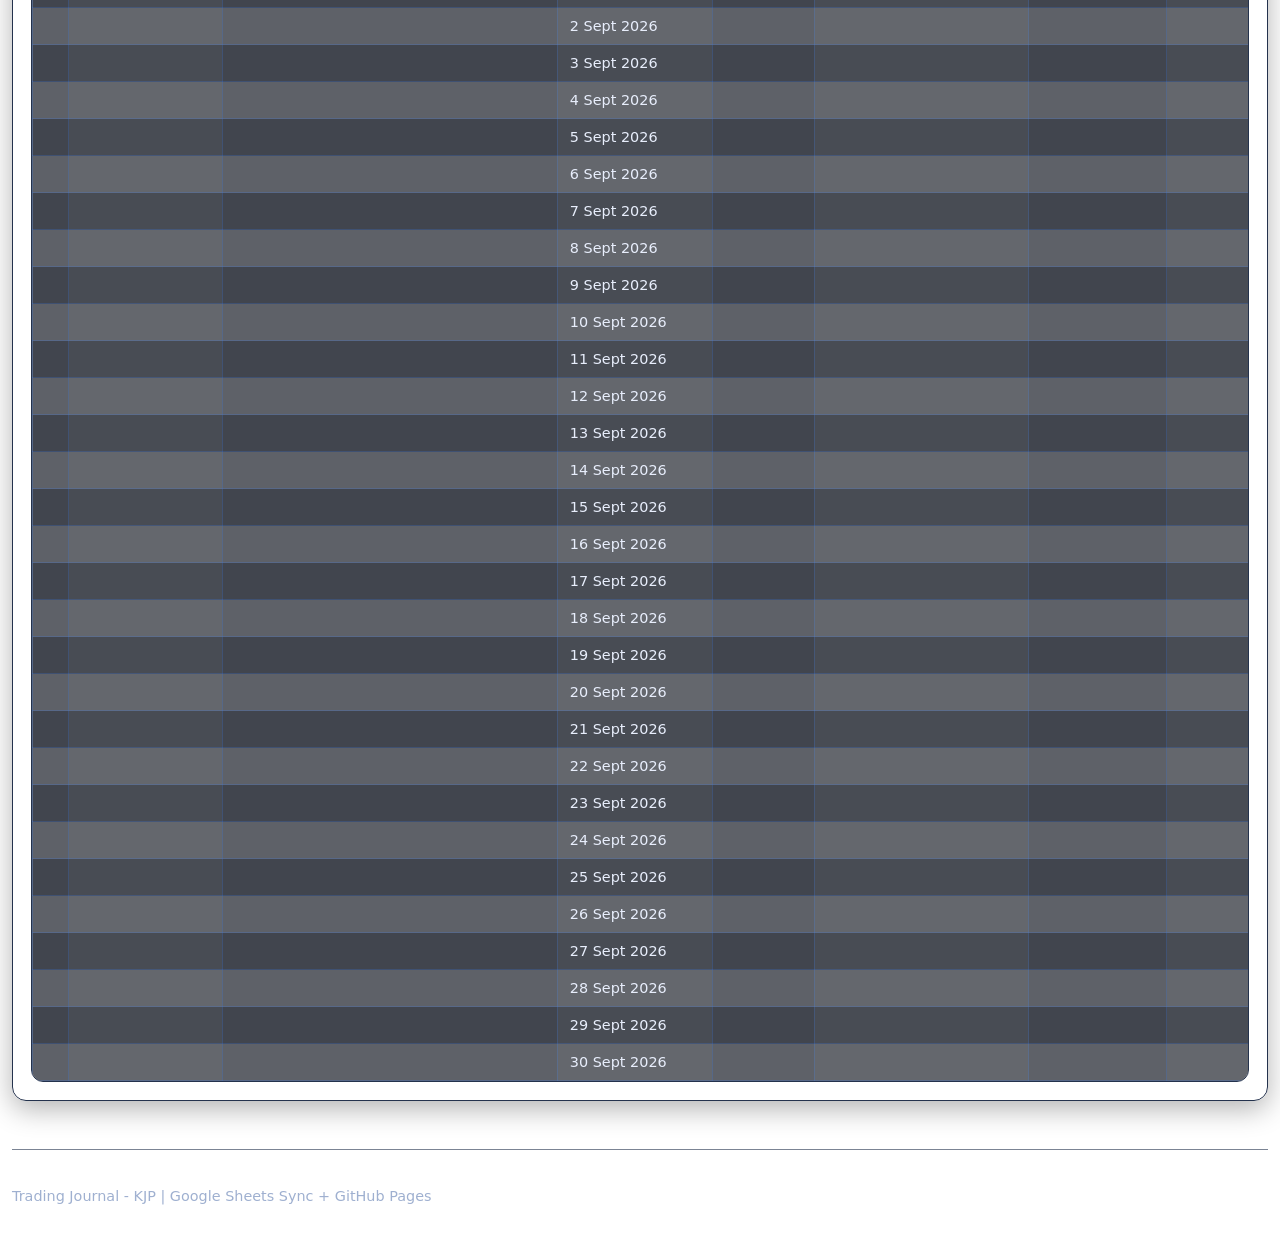
<file: pages/trade-journal.html>
﻿<!DOCTYPE html>
<html lang="en">
  <head>
    <meta charset="UTF-8" />
    <meta name="viewport" content="width=device-width, initial-scale=1.0" />
    <title>Trade Journal | Trading Journal</title>
    <link rel="stylesheet" href="../css/style.css?v=20260716" />
  </head>
  <body>
    <header class="site-header">
      <div class="container">
        <div class="brand">
          <strong>Trading Journal - KJP</strong>
          <span>Trade Journal</span>
        </div>
        <div class="header-nav-auth">
          <a class="button" href="../index.html">Home</a>
          <div id="auth-root" data-auth-compact="true"></div>
        </div>
      </div>
    </header>
    <main class="container">
    <div id="sheet-root"></div>
  </main>
    <script src="https://accounts.google.com/gsi/client" async defer></script>
    <script src="../js/config.js?v=20260716"></script>
    <script src="../js/googledrive.js?v=20260716"></script>
    <script src="../js/app.js?v=20260716"></script>
    <script>TradingJournal.initSheetPage("trade-journal");</script>
  </body>
</html>
</file>
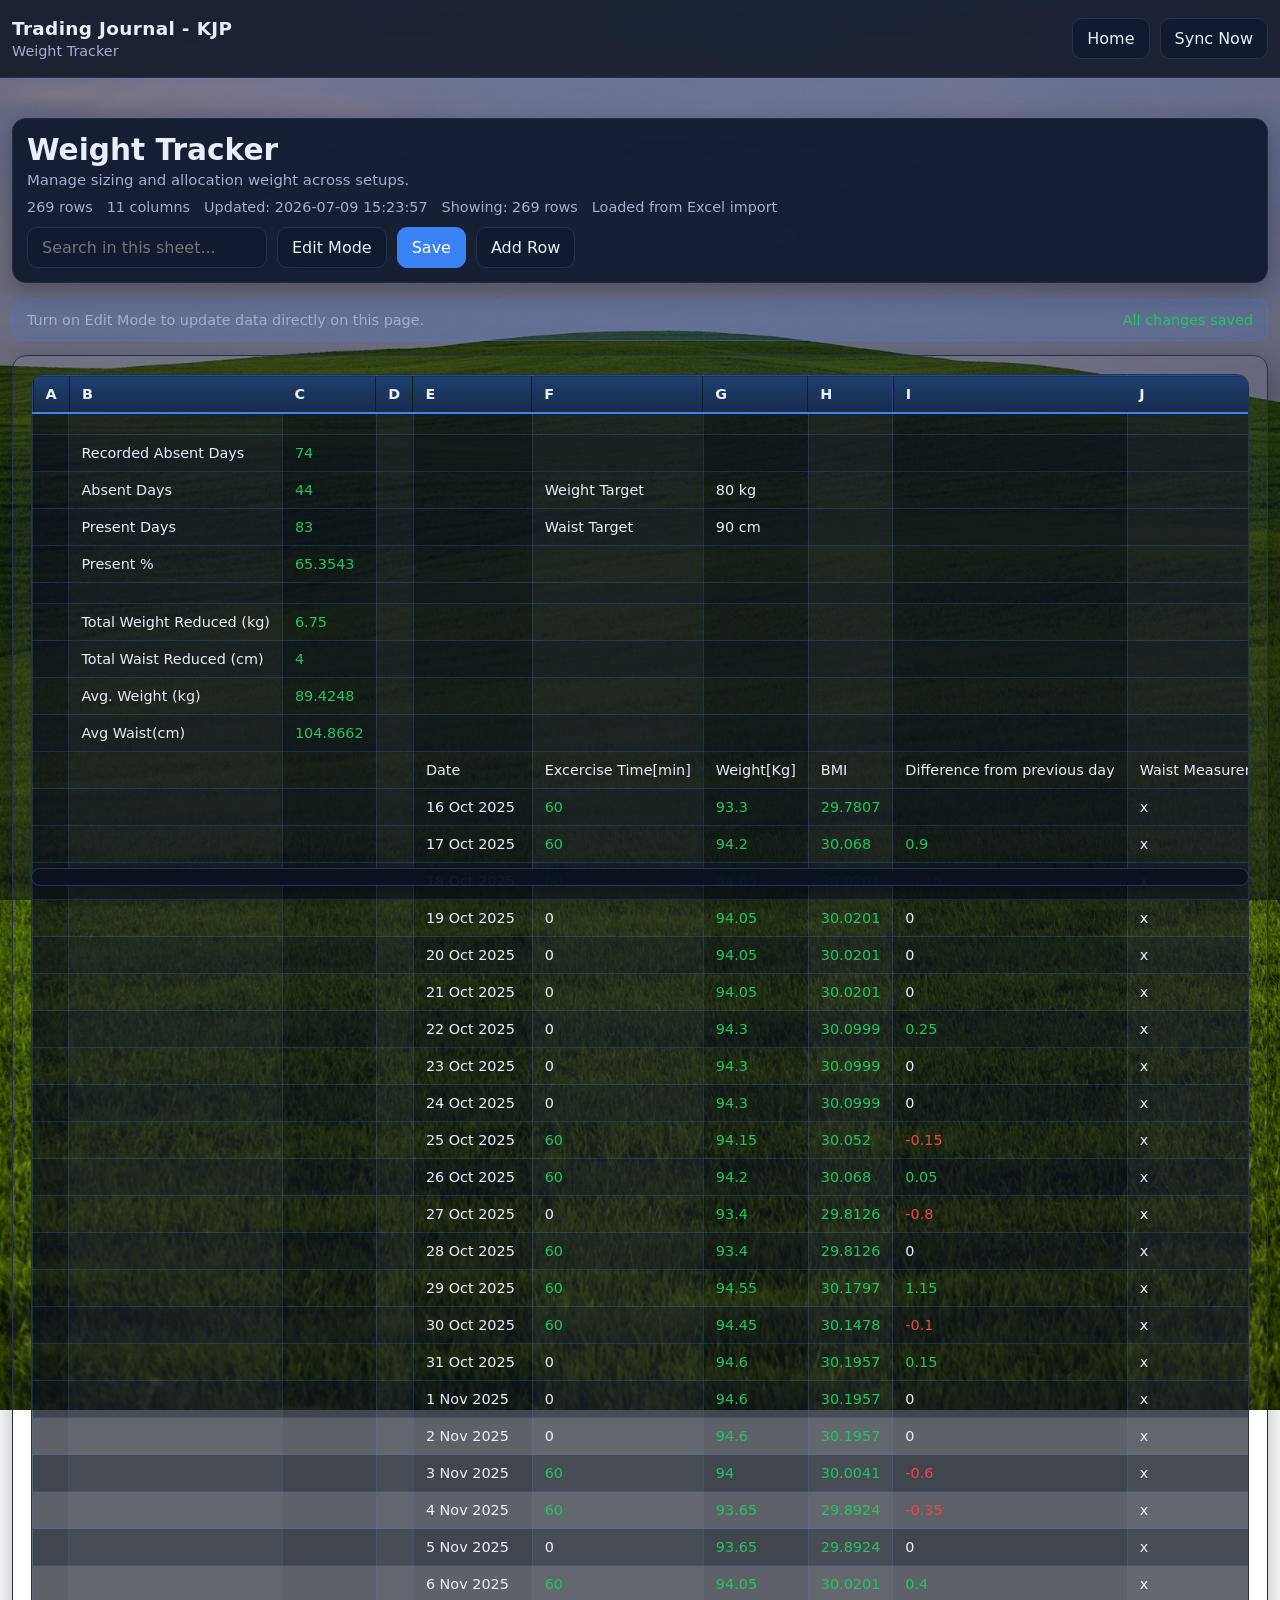
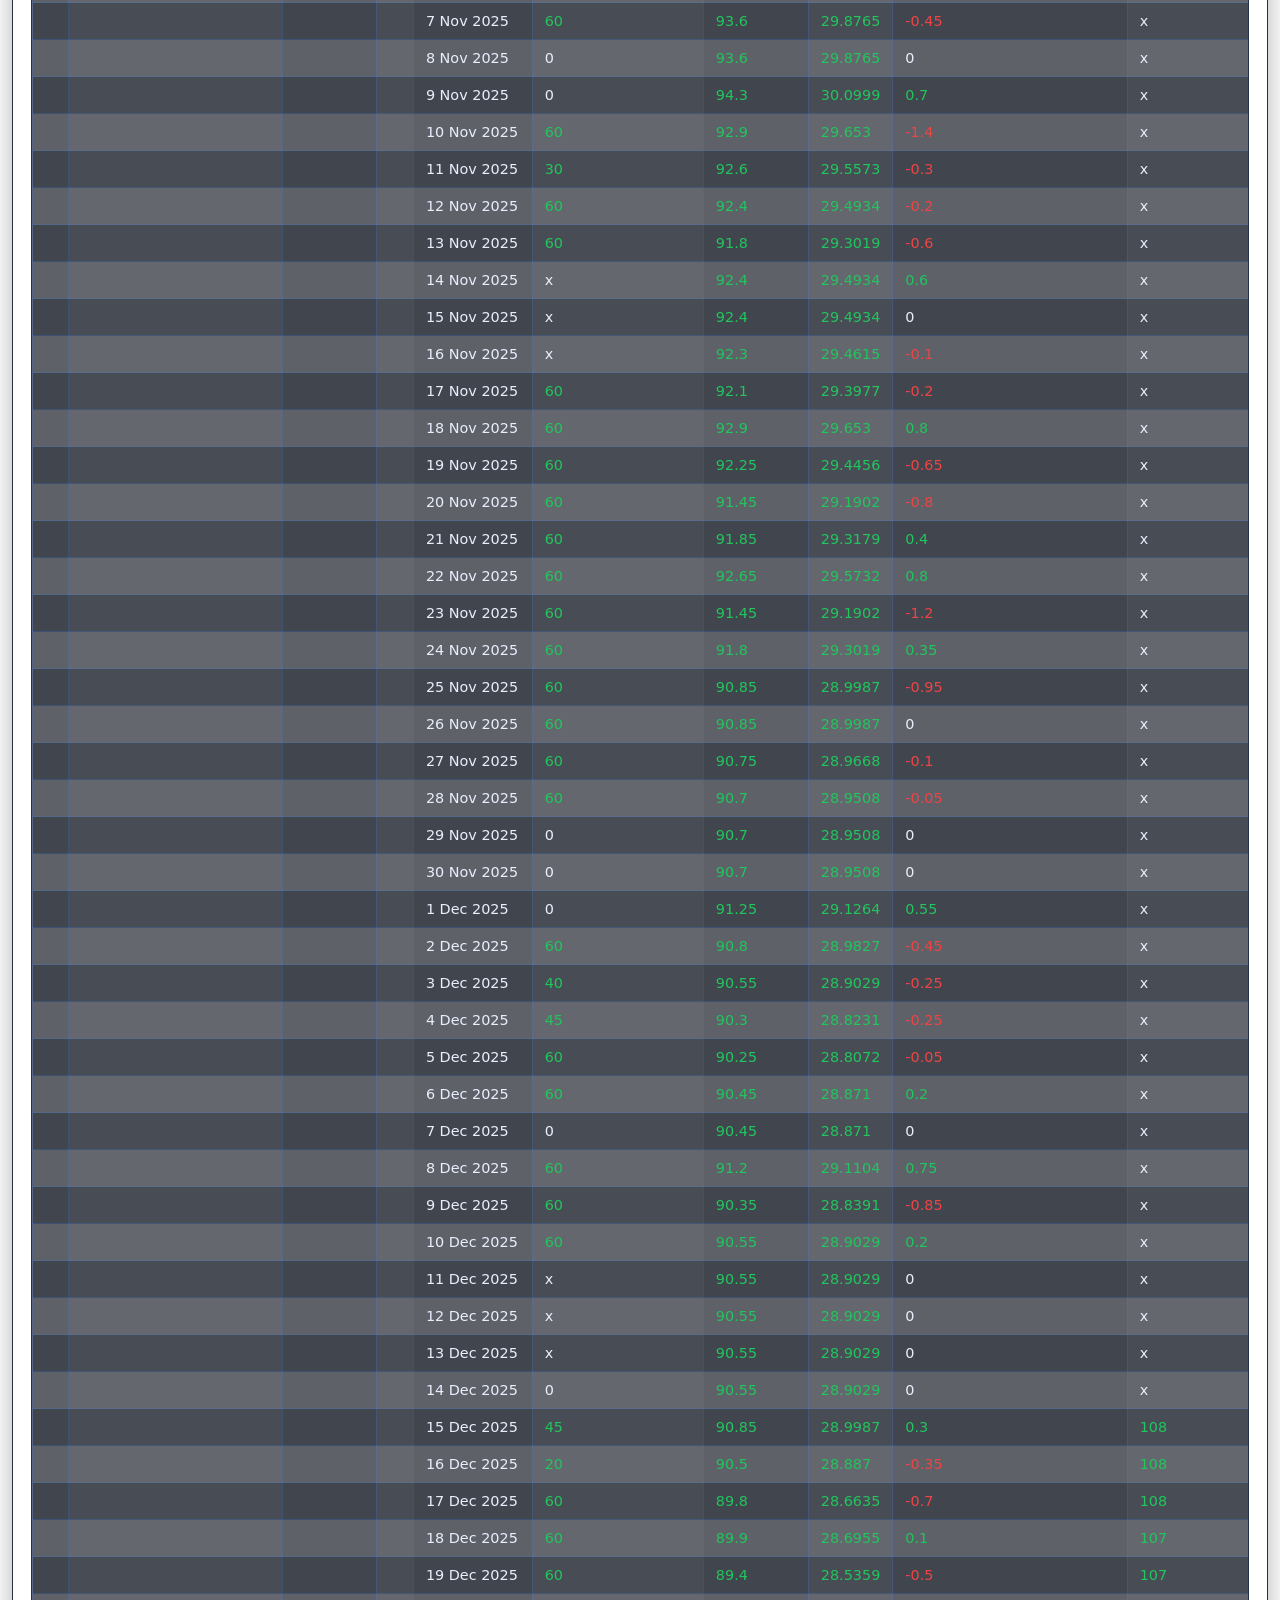
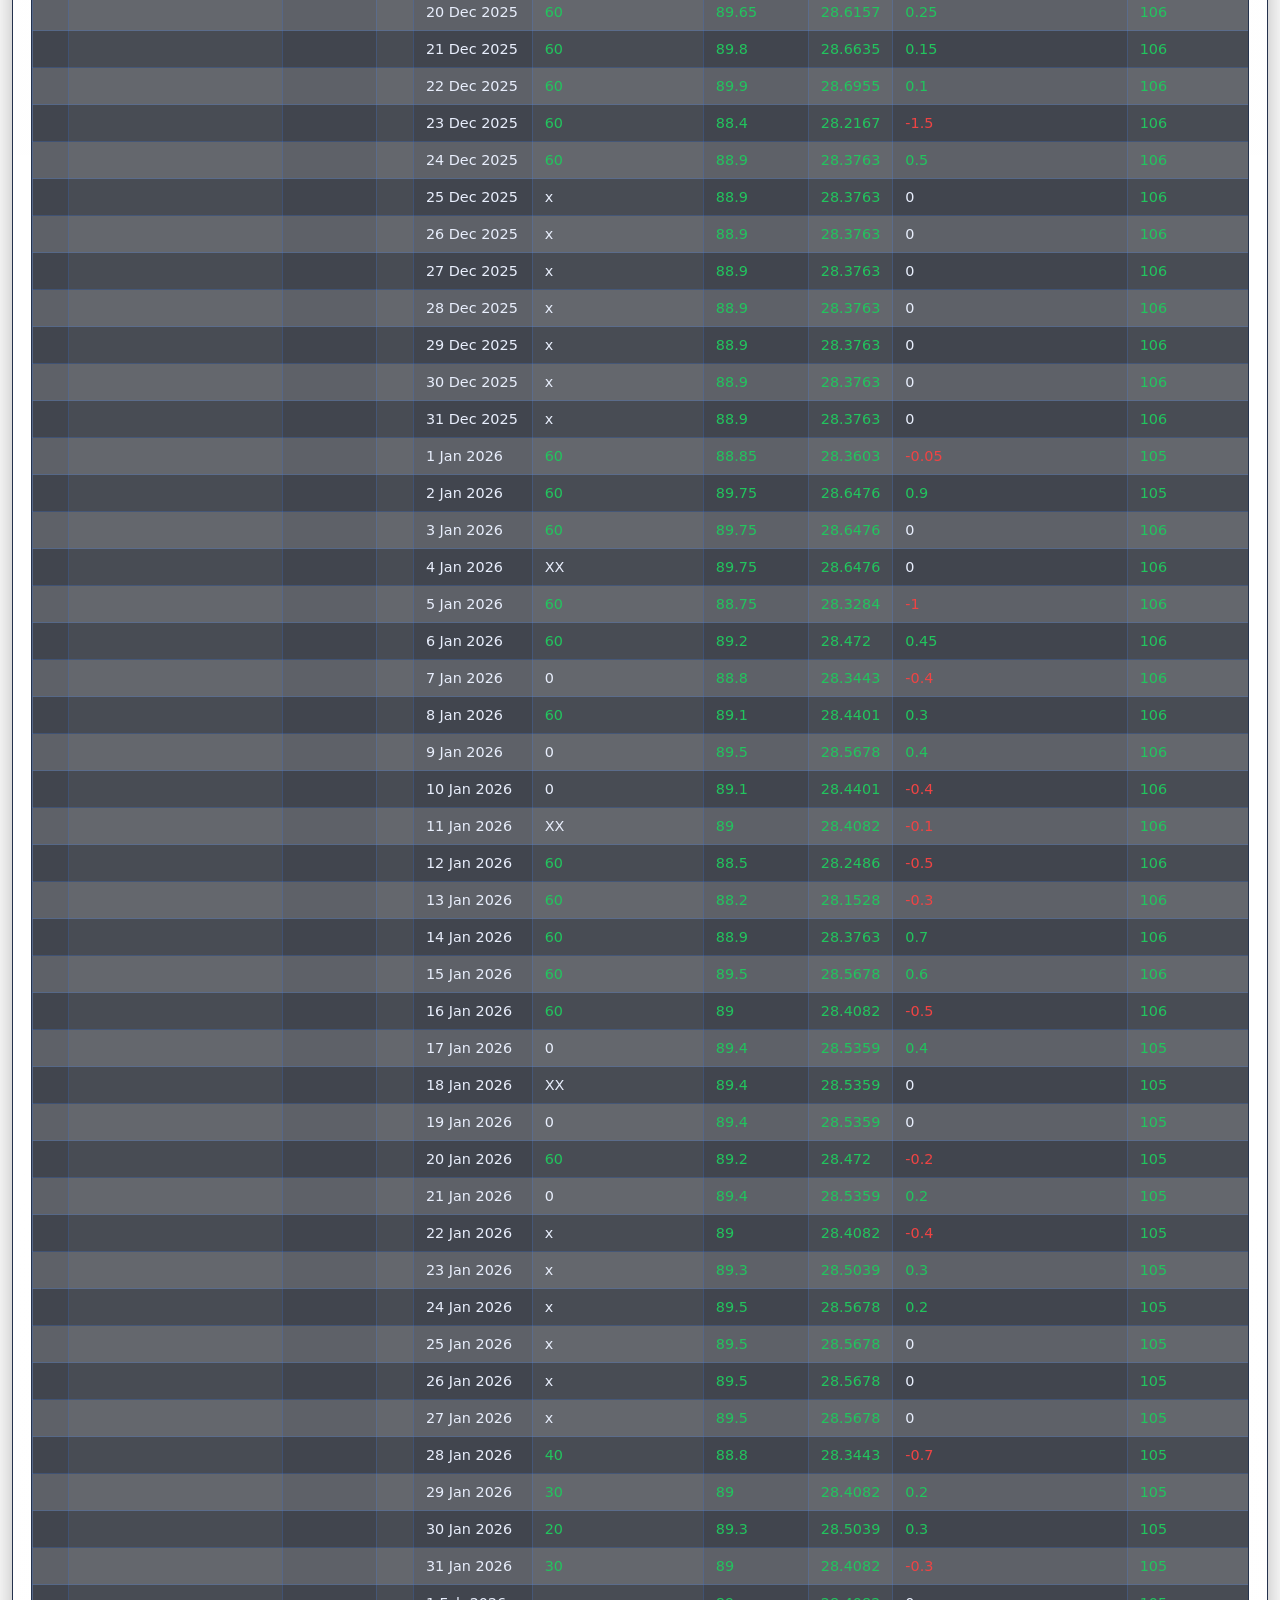
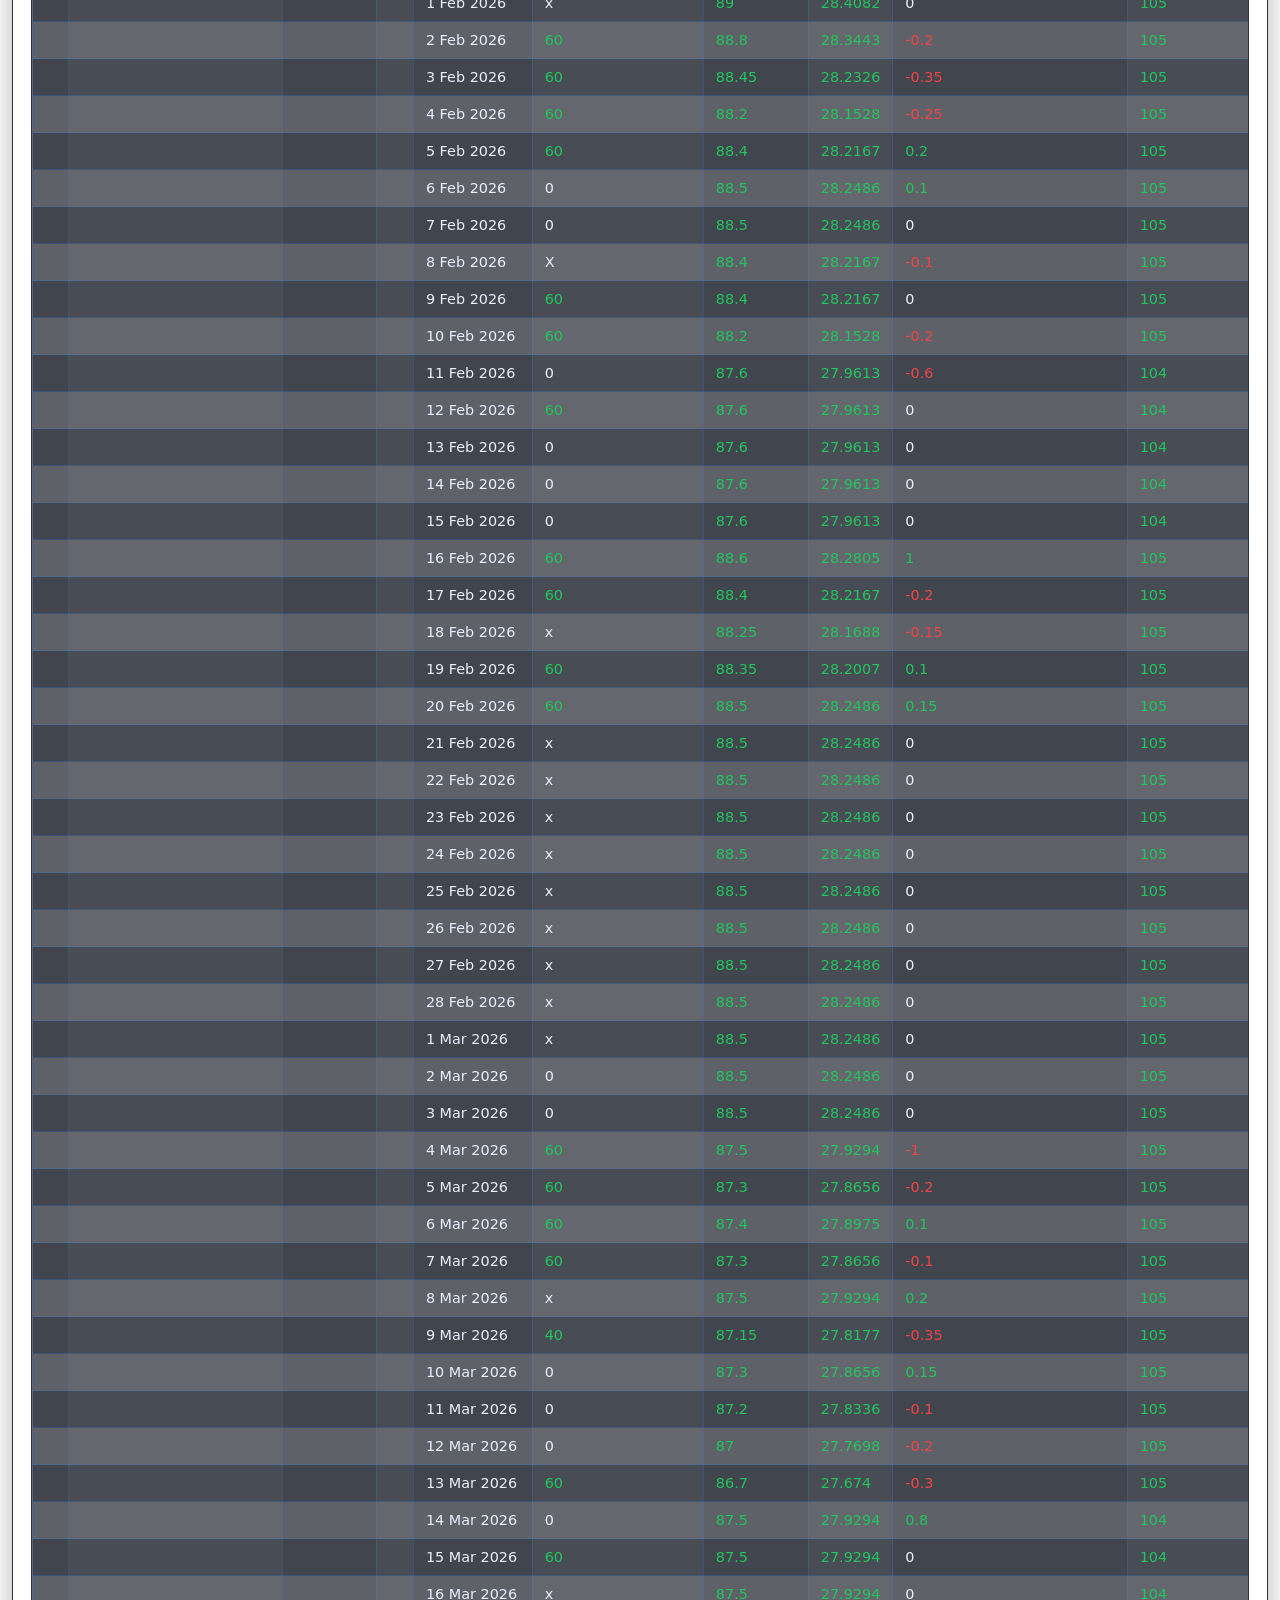
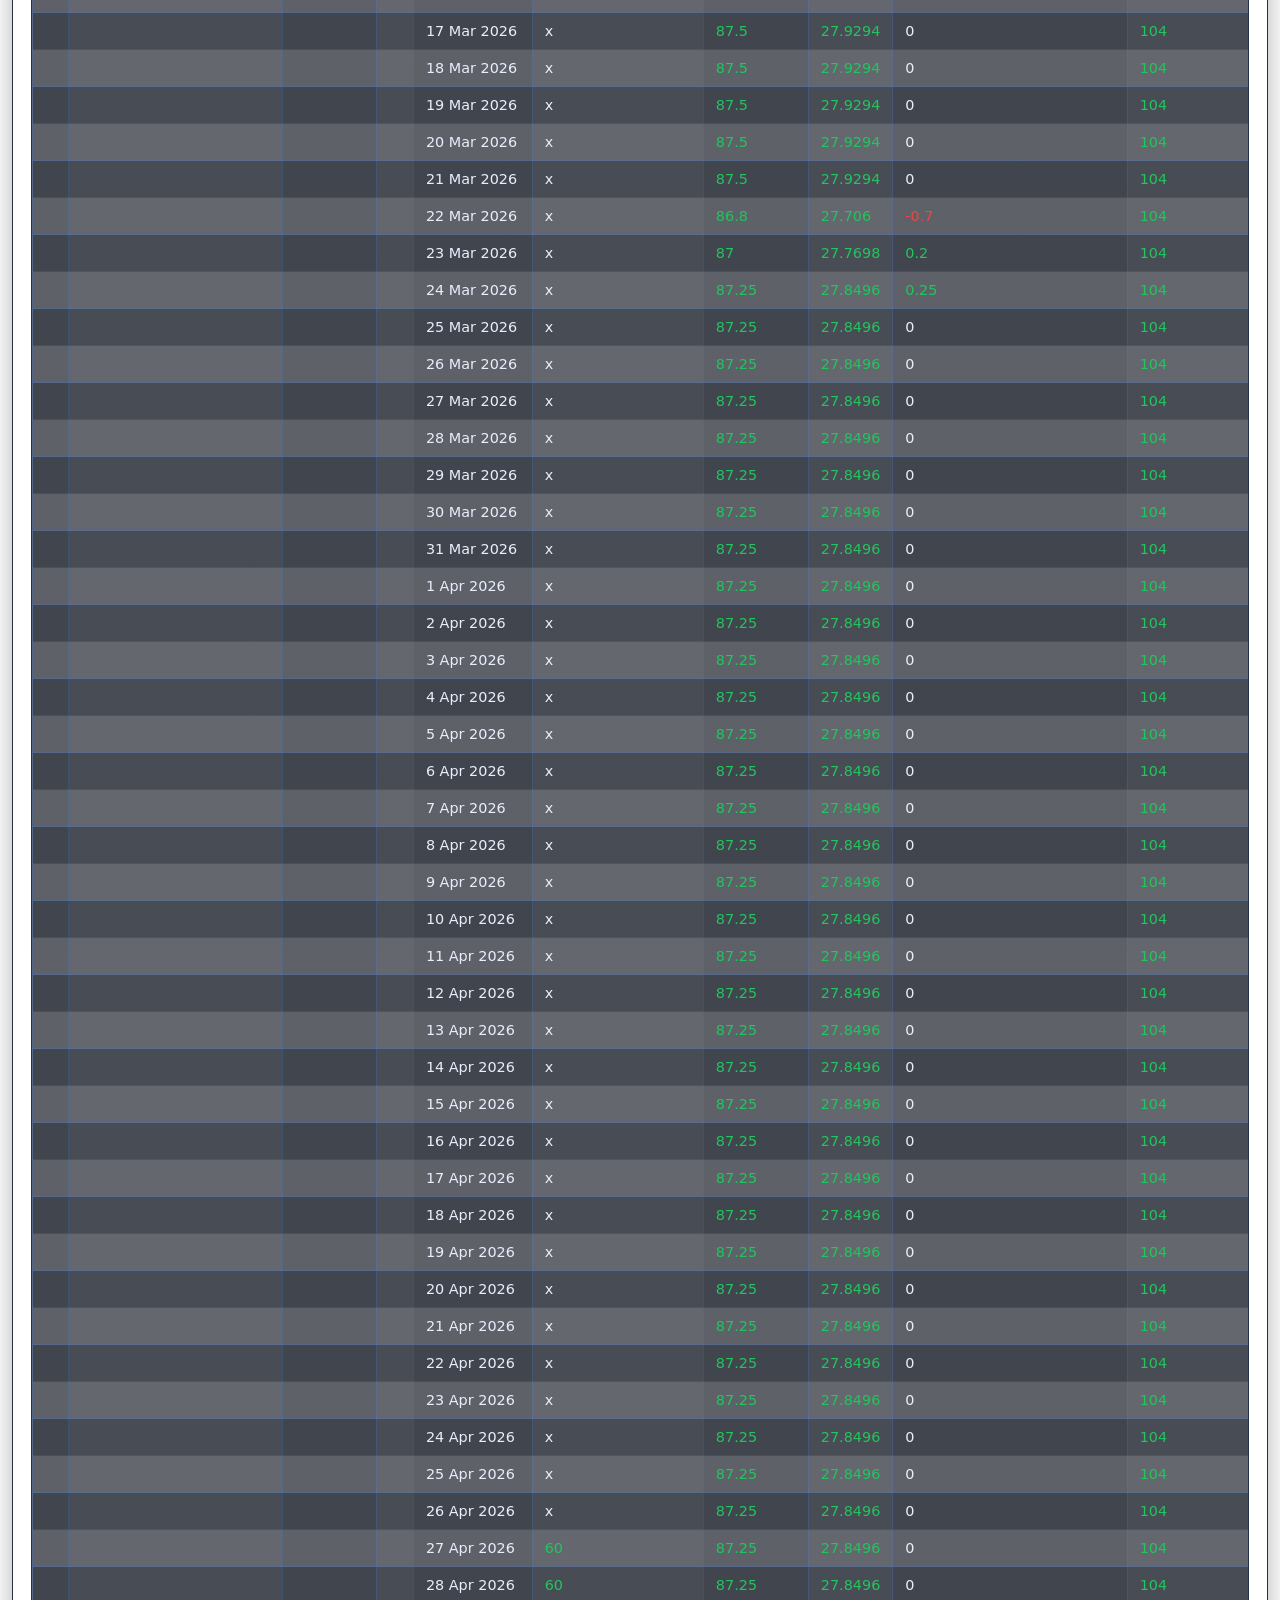
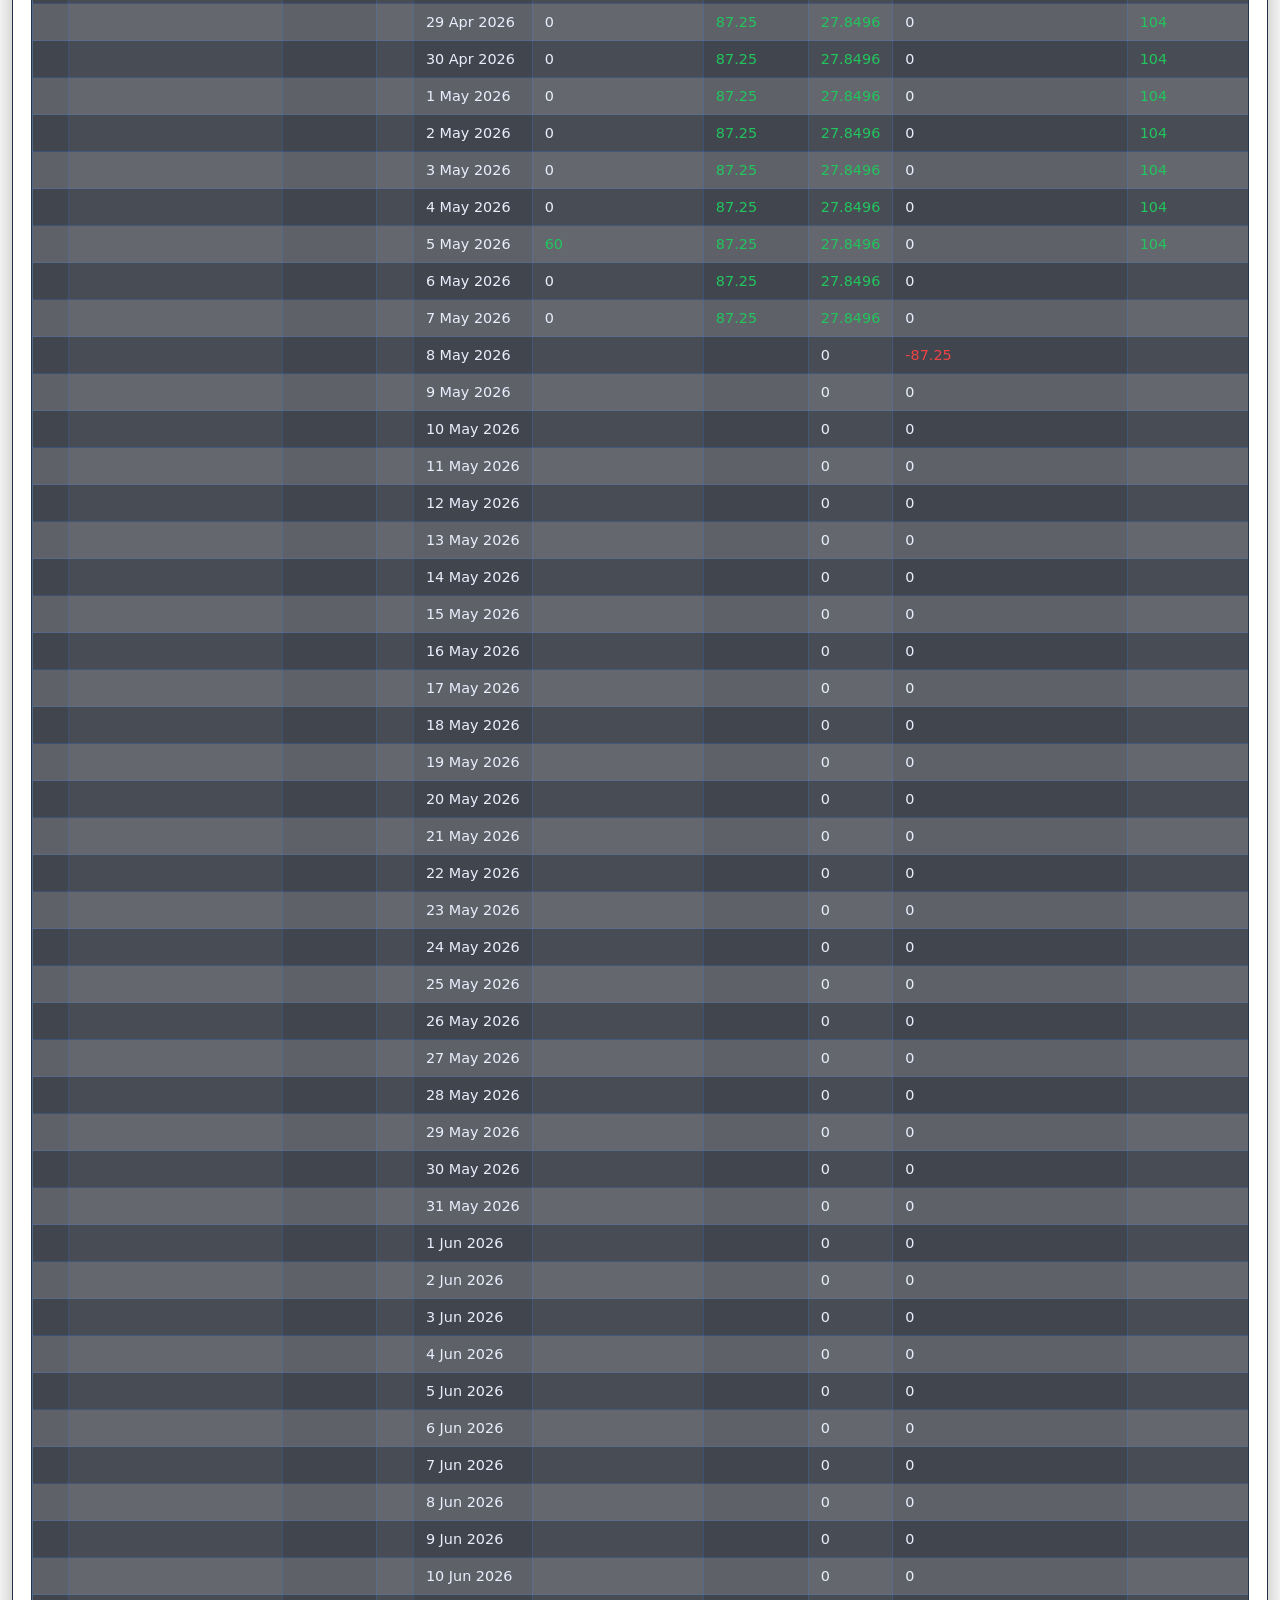
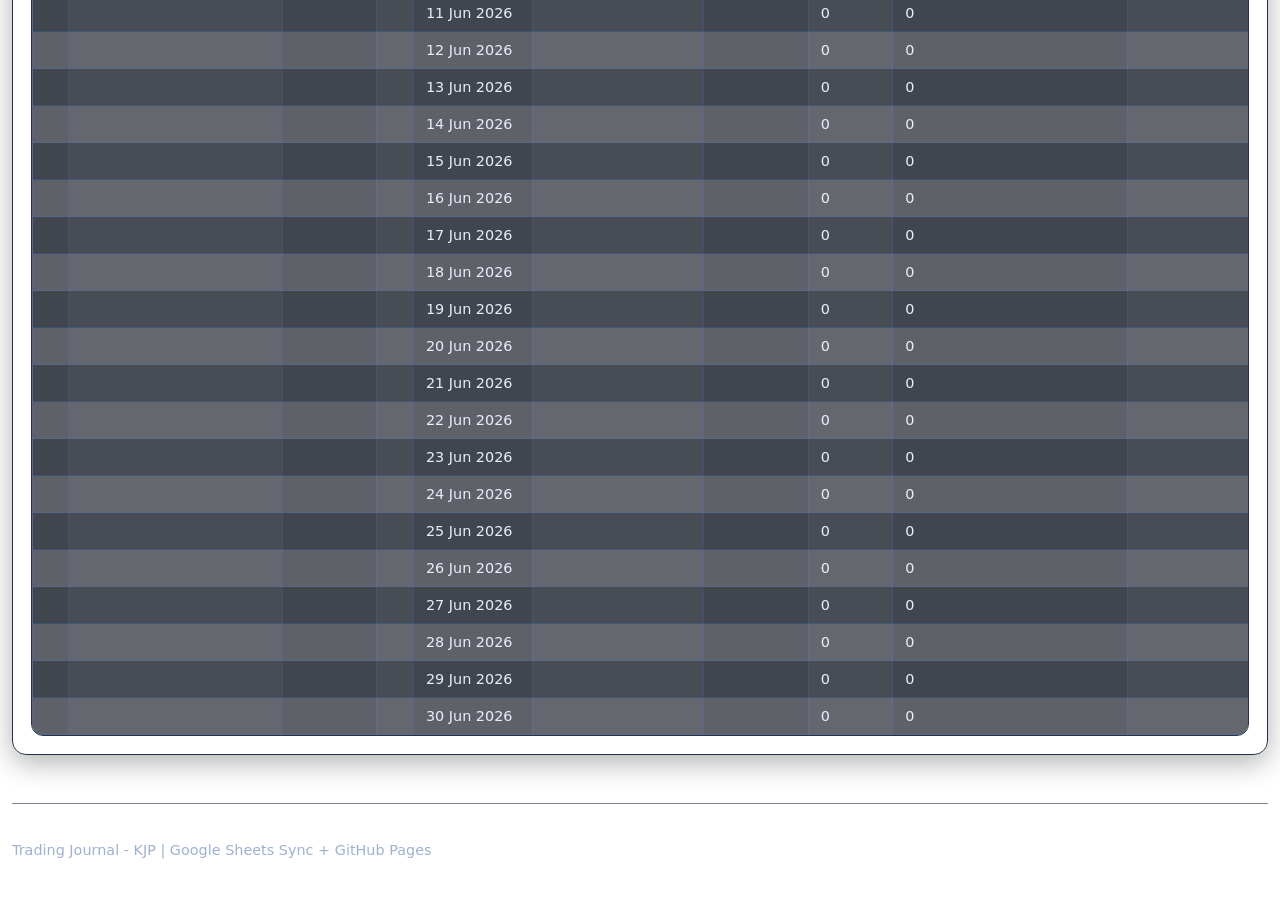
<file: pages/weight.html>
﻿<!DOCTYPE html>
<html lang="en">
  <head>
    <meta charset="UTF-8" />
    <meta name="viewport" content="width=device-width, initial-scale=1.0" />
    <title>Weight Tracker | Trading Journal</title>
    <link rel="stylesheet" href="../css/style.css?v=20260716" />
  </head>
  <body>
    <header class="site-header">
      <div class="container">
        <div class="brand">
          <strong>Trading Journal - KJP</strong>
          <span>Weight Tracker</span>
        </div>
        <div class="header-nav-auth">
          <a class="button" href="../index.html">Home</a>
          <div id="auth-root" data-auth-compact="true"></div>
        </div>
      </div>
    </header>
    <main class="container">
    <div id="sheet-root"></div>
  </main>
    <script src="https://accounts.google.com/gsi/client" async defer></script>
    <script src="../js/config.js?v=20260716"></script>
    <script src="../js/googledrive.js?v=20260716"></script>
    <script src="../js/app.js?v=20260716"></script>
    <script>TradingJournal.initSheetPage("weight");</script>
  </body>
</html>
</file>
<file: css/style.css>
:root {
  --bg: #0b1220;
  --bg-deep: #070d1a;
  --bg-elevated: #111a2e;
  --bg-card: #152238;
  --border: #24324d;
  --text: #e8eefc;
  --text-muted: #9fb0d0;
  --accent: #3b82f6;
  --accent-soft: rgba(59, 130, 246, 0.15);
  --success: #22c55e;
  --danger: #ef4444;
  --warning: #f59e0b;
  --shadow: 0 18px 50px rgba(0, 0, 0, 0.35);
  --shadow-soft: 0 8px 28px rgba(0, 0, 0, 0.3);
  --radius: 14px;
  --radius-sm: 10px;
  --font: "Segoe UI", system-ui, -apple-system, sans-serif;
}

* {
  box-sizing: border-box;
}

body {
  margin: 0;
  min-height: 100vh;
  font-family: var(--font);
  color: var(--text);
  background: url("../Nature1.jpg") center / cover no-repeat fixed;
  position: relative;
}

body.home-page {
  background: url("../Nature1.jpg") center / cover no-repeat fixed;
}

body::before {
  content: "";
  position: fixed;
  inset: 0;
  pointer-events: none;
  background: linear-gradient(180deg, rgba(7, 14, 24, 0.4), rgba(7, 14, 24, 0.58));
  opacity: 1;
  z-index: 0;
}

body.home-page::before {
  background: linear-gradient(180deg, rgba(7, 14, 24, 0.4), rgba(7, 14, 24, 0.58));
  opacity: 1;
}

.nature-only {
  position: relative;
  min-height: 100vh;
  display: flex;
  flex-direction: column;
  justify-content: center;
  align-items: center;
  gap: 18px;
  padding: 28px;
}

.home-signout-corner {
  position: fixed;
  top: 16px;
  right: 16px;
  z-index: 30;
}

.home-center-login {
  width: min(520px, calc(100% - 20px));
  padding: 18px;
  border-radius: 18px;
  border: 1px solid rgba(220, 255, 237, 0.5);
  background: rgba(9, 20, 28, 0.62);
  backdrop-filter: blur(9px);
  box-shadow: 0 20px 48px rgba(0, 0, 0, 0.32);
  position: relative;
  z-index: 1;
}

.home-center-login .auth-panel {
  margin: 0;
  background: rgba(7, 18, 27, 0.68);
  border-color: rgba(220, 255, 237, 0.38);
  justify-content: center;
  color: #f8fafc;
}

.home-pages {
  width: min(1600px, calc(100% - 32px));
  position: relative;
  z-index: 1;
}

.home-pages .stat-card,
.home-pages .sheet-card {
  background: rgba(7, 18, 27, 0.78);
  border-color: rgba(220, 255, 237, 0.24);
}

.home-pages .stat-card .label,
.home-pages .sheet-card p {
  color: #d9e4ee;
}

.home-pages .stat-card .value,
.home-pages .sheet-card h3 {
  color: #f8fafc;
}

.home-pages .loading-state {
  color: #f8fafc;
  background: rgba(7, 18, 27, 0.78);
}

.home-updated {
  margin: 0;
  color: #f1f5f9;
  text-align: center;
}

.hidden {
  display: none !important;
}

a {
  color: inherit;
  text-decoration: none;
}

.container {
  width: calc(100% - 24px);
  margin: 0 auto;
}

main.container {
  padding: 20px 0 10px;
}

.home-page main.container {
  padding: 34px 0 20px;
}

.site-header {
  position: sticky;
  top: 0;
  z-index: 20;
  backdrop-filter: blur(14px);
  background: rgba(11, 18, 32, 0.82);
  border-bottom: 1px solid var(--border);
}

main,
.footer {
  position: relative;
  z-index: 1;
}

.site-header .container {
  display: flex;
  align-items: center;
  justify-content: space-between;
  gap: 16px;
  padding: 18px 0;
}

.brand {
  display: flex;
  flex-direction: column;
  gap: 4px;
}

.brand strong {
  font-size: 1.15rem;
  letter-spacing: 0.02em;
}

.brand span {
  color: var(--text-muted);
  font-size: 0.9rem;
}

.nav-links {
  display: flex;
  flex-wrap: wrap;
  gap: 10px;
}

.header-nav-auth {
  display: flex;
  align-items: center;
  gap: 10px;
}

.nav-links a,
.chip-link {
  padding: 9px 13px;
  border: 1px solid var(--border);
  border-radius: 999px;
  background: rgba(255, 255, 255, 0.03);
  color: var(--text-muted);
  font-size: 0.9rem;
  transition: transform 0.2s ease, border-color 0.2s ease, background-color 0.2s ease;
}

.nav-links a:hover,
.chip-link:hover,
.nav-links a.active,
.chip-link.active {
  color: var(--text);
  border-color: var(--accent);
  background: var(--accent-soft);
  transform: translateY(-1px);
}

.hero {
  padding: 34px 0 20px;
  display: grid;
  gap: 14px;
}

.home-stage {
  min-height: calc(100vh - 170px);
}

.home-scene {
  border: 4px solid rgba(149, 213, 178, 0.95);
  border-radius: 22px;
  overflow: hidden;
  background:
    linear-gradient(160deg, rgba(4, 18, 27, 0.24), rgba(4, 18, 27, 0.62)),
    url("../maxresdefault.jpg") center / cover no-repeat;
  box-shadow: 0 28px 58px rgba(0, 0, 0, 0.42);
}

.home-overlay {
  min-height: calc(100vh - 220px);
  padding: 34px 40px;
  display: grid;
  grid-template-columns: 1fr minmax(300px, 340px);
  gap: 26px;
  align-items: center;
}

.home-message-box {
  padding: 20px 26px;
  border-radius: 14px;
  border: 1px solid rgba(173, 230, 197, 0.5);
  background: rgba(9, 29, 36, 0.58);
  max-width: 560px;
}

.home-message-box h1 {
  margin: 0;
  font-size: clamp(1.8rem, 3.2vw, 2.75rem);
  color: #f5fffa;
  line-height: 1.2;
}

.login-box {
  margin-top: 0;
  padding: 16px 16px 14px;
  border-radius: 14px;
  border: 1px solid rgba(173, 230, 197, 0.45);
  background: rgba(5, 17, 31, 0.66);
  display: grid;
  gap: 8px;
}

.login-box label {
  color: #d9f6e6;
  font-size: 0.87rem;
}

.login-box input {
  border: 1px solid rgba(157, 203, 184, 0.5);
  border-radius: var(--radius-sm);
  background: rgba(7, 19, 30, 0.92);
  color: var(--text);
  padding: 10px 12px;
  font: inherit;
}

.login-box input:focus {
  outline: none;
  border-color: #86efac;
  box-shadow: 0 0 0 2px rgba(134, 239, 172, 0.2);
}

.login-box small {
  color: #b8d5d7;
  font-size: 0.8rem;
}

.home-login-panel {
  padding: 14px;
  border-radius: 14px;
  border: 1px solid rgba(173, 230, 197, 0.5);
  background: rgba(8, 20, 30, 0.7);
}

.home-login-panel #auth-root {
  margin-top: 6px;
}

.home-login-panel .auth-panel {
  background: rgba(5, 17, 31, 0.44);
  border-color: rgba(160, 211, 187, 0.38);
  box-shadow: inset 0 0 0 1px rgba(16, 185, 129, 0.08);
}

.hero h1 {
  margin: 0 0 10px;
  font-size: clamp(1.8rem, 3vw, 2.6rem);
  letter-spacing: 0.01em;
}

.hero p {
  margin: 0;
  max-width: 760px;
  color: var(--text-muted);
  line-height: 1.6;
}

.hero strong {
  color: #dbe9ff;
}

.hero-highlights {
  display: flex;
  flex-wrap: wrap;
  gap: 10px;
  margin-top: 4px;
}

.stats-grid,
.cards-grid {
  display: grid;
  gap: 18px;
}

.stats-grid {
  grid-template-columns: repeat(auto-fit, minmax(180px, 1fr));
  margin: 28px 0;
}

.cards-grid {
  grid-template-columns: repeat(auto-fit, minmax(260px, 1fr));
  margin: 24px 0 40px;
}

.stat-card,
.sheet-card,
.panel {
  background: linear-gradient(180deg, rgba(255, 255, 255, 0.03), rgba(255, 255, 255, 0.01));
  border: 1px solid var(--border);
  border-radius: var(--radius);
  box-shadow: var(--shadow-soft);
}

.stat-card {
  padding: 20px;
}

.stat-card .label {
  color: var(--text-muted);
  font-size: 0.85rem;
}

.stat-card .value {
  margin-top: 8px;
  font-size: 1.5rem;
  font-weight: 700;
}

.stat-card .value-small {
  font-size: 1rem;
  line-height: 1.5;
}

.sheet-card {
  padding: 20px;
  display: flex;
  flex-direction: column;
  gap: 12px;
  transition: transform 0.2s ease, border-color 0.2s ease;
}

.sheet-card:hover {
  transform: translateY(-2px);
  border-color: var(--accent);
}

.sheet-card .icon {
  width: 42px;
  height: 42px;
  display: grid;
  place-items: center;
  border-radius: 12px;
  background: var(--accent-soft);
  color: var(--accent);
  font-weight: 700;
}

.sheet-card-head {
  display: flex;
  align-items: center;
  justify-content: space-between;
  gap: 12px;
}

.sheet-open-pill {
  display: inline-flex;
  align-items: center;
  justify-content: center;
  padding: 5px 10px;
  border-radius: 999px;
  border: 1px solid rgba(59, 130, 246, 0.35);
  background: rgba(59, 130, 246, 0.1);
  color: #dbe9ff;
  font-size: 0.75rem;
  letter-spacing: 0.03em;
  text-transform: uppercase;
}

.sheet-card h3 {
  margin: 0;
  font-size: 1.05rem;
}

.sheet-card p {
  margin: 0;
  color: var(--text-muted);
  line-height: 1.5;
  flex: 1;
}

.sheet-card .meta {
  display: flex;
  justify-content: space-between;
  gap: 10px;
  color: var(--text-muted);
  font-size: 0.85rem;
}

.page-toolbar {
  display: flex;
  flex-wrap: wrap;
  gap: 12px;
  align-items: center;
  justify-content: space-between;
  margin: 20px 0 16px;
  padding: 14px;
  border-radius: var(--radius);
  border: 1px solid rgba(36, 50, 77, 0.75);
  background: rgba(17, 26, 46, 0.94);
  backdrop-filter: blur(10px);
  box-shadow: var(--shadow-soft);
  position: sticky;
  top: calc(var(--header-height, 76px) + 10px);
  z-index: 15;
}

.page-toolbar h1 {
  margin: 0 0 4px;
  font-size: clamp(1.4rem, 2.6vw, 1.85rem);
}

.page-title-wrap {
  min-width: min(560px, 100%);
}

.page-subtitle {
  margin: 0 0 10px;
  color: var(--text-muted);
  max-width: 72ch;
  font-size: 0.93rem;
}

.toolbar-actions {
  display: flex;
  flex-wrap: wrap;
  gap: 10px;
  align-items: center;
}

.search-input,
.button {
  border: 1px solid var(--border);
  border-radius: var(--radius-sm);
  background: var(--bg-elevated);
  color: var(--text);
  padding: 10px 14px;
  font: inherit;
}

.search-input {
  min-width: 240px;
}

.button {
  cursor: pointer;
  transition: transform 0.18s ease, border-color 0.18s ease, background-color 0.18s ease;
}

.button:hover {
  border-color: var(--accent);
  transform: translateY(-1px);
}

.button-primary {
  background: var(--accent);
  border-color: var(--accent);
  color: #fff;
}

.button-primary:hover {
  filter: brightness(1.08);
}

.button-danger {
  border-color: rgba(239, 68, 68, 0.5);
  color: #fecaca;
}

.button:disabled {
  opacity: 0.65;
  cursor: wait;
  transform: none;
}

.save-status {
  color: var(--success);
  font-size: 0.9rem;
}

.save-status.unsaved {
  color: var(--warning);
}

.edit-banner {
  display: flex;
  flex-wrap: wrap;
  gap: 10px;
  align-items: center;
  justify-content: space-between;
  margin-bottom: 14px;
  padding: 12px 14px;
  border-radius: var(--radius-sm);
  border: 1px solid rgba(59, 130, 246, 0.35);
  background: var(--accent-soft);
}

.edit-banner p {
  margin: 0;
  color: var(--text-muted);
  font-size: 0.9rem;
}

.data-table.edit-mode td {
  padding: 4px;
}

.cell-input {
  width: 100%;
  min-width: 90px;
  border: 1px solid var(--border);
  border-radius: 8px;
  background: var(--bg);
  color: var(--text);
  padding: 8px 10px;
  font: inherit;
}

.cell-input:focus {
  outline: none;
  border-color: var(--accent);
  box-shadow: 0 0 0 2px var(--accent-soft);
}

.cell-select {
  cursor: pointer;
}

.cell-date {
  min-width: 140px;
  cursor: pointer;
}

.charts-section {
  display: grid;
  grid-template-columns: repeat(auto-fit, minmax(360px, 1fr));
  gap: 16px;
  margin-top: 16px;
}

.chart-panel {
  padding: 18px 20px;
}

.chart-title {
  margin: 0 0 12px;
  font-size: 1.05rem;
  font-weight: 700;
}

.chart-canvas-wrap {
  position: relative;
  height: 340px;
}

@media (max-width: 700px) {
  .charts-section {
    grid-template-columns: 1fr;
  }

  .chart-canvas-wrap {
    height: 260px;
  }
}

.data-table td.cell-bold {
  font-weight: 700;
}

.data-table th.group-gutter-head,
.data-table td.group-gutter {
  width: 1%;
  min-width: 34px;
  white-space: nowrap;
  padding: 6px 6px;
  background: rgba(8, 13, 24, 0.5);
}

.group-toggle {
  display: inline-flex;
  align-items: center;
  justify-content: center;
  width: 22px;
  height: 22px;
  border: 1px solid var(--border);
  border-radius: 6px;
  background: rgba(59, 130, 246, 0.12);
  color: var(--accent);
  cursor: pointer;
  font-size: 0.75rem;
  line-height: 1;
  padding: 0;
}

.group-toggle:hover {
  background: rgba(59, 130, 246, 0.22);
  border-color: var(--accent);
}

.data-table td.cell-has-dropdown {
  position: relative;
  padding-right: 24px;
}

.dropdown-caret {
  position: absolute;
  right: 8px;
  top: 50%;
  transform: translateY(-50%);
  font-size: 0.7rem;
  color: var(--accent);
}

.row-actions {
  display: flex;
  gap: 8px;
}

.auth-panel {
  display: flex;
  flex-wrap: wrap;
  gap: 10px;
  align-items: center;
  padding: 10px 14px;
  border: 1px solid var(--border);
  border-radius: var(--radius-sm);
  background: rgba(255, 255, 255, 0.03);
  margin: 0 0 18px;
}

.auth-panel.connected {
  border-color: rgba(34, 197, 94, 0.35);
  background: rgba(34, 197, 94, 0.08);
}

.auth-panel.warning {
  border-color: rgba(245, 158, 11, 0.35);
  background: rgba(245, 158, 11, 0.08);
}

.auth-user,
.auth-cloud {
  color: var(--text-muted);
  font-size: 0.9rem;
}

.auth-compact {
  display: flex;
  align-items: center;
  gap: 8px;
}

.setup-steps code {
  color: #bfdbfe;
}

.panel {
  padding: 18px;
  margin-bottom: 28px;
}

.table-wrap {
  overflow: auto;
  border-radius: 12px;
  border: 1px solid var(--border);
  background: rgba(8, 13, 24, 0.65);
}

.sticky-hscroll {
  position: fixed;
  bottom: 14px;
  height: 18px;
  overflow-x: auto;
  overflow-y: hidden;
  z-index: 25;
  background: rgba(11, 18, 32, 0.96);
  border: 1px solid rgba(59, 130, 246, 0.35);
  border-radius: 10px;
  box-shadow: 0 8px 20px rgba(0, 0, 0, 0.35);
  display: none;
}

.sticky-hscroll.visible {
  display: block;
}

.sticky-hscroll-inner {
  height: 1px;
}

.sticky-hscroll::-webkit-scrollbar {
  height: 16px;
}

.sticky-hscroll::-webkit-scrollbar-track {
  background: rgba(255, 255, 255, 0.05);
}

.sticky-hscroll::-webkit-scrollbar-thumb {
  background: rgba(59, 130, 246, 0.55);
  border-radius: 6px;
}

.sticky-hscroll::-webkit-scrollbar-thumb:hover {
  background: rgba(59, 130, 246, 0.75);
}

.data-table {
  width: 100%;
  border-collapse: collapse;
  min-width: 720px;
  font-size: 0.9rem;
}

.data-table th,
.data-table td {
  padding: 10px 12px;
  border: 1px solid rgba(59, 130, 246, 0.22);
  text-align: left;
  vertical-align: top;
  white-space: nowrap;
}

.data-table th {
  position: sticky;
  top: 0;
  background: linear-gradient(180deg, #1f3f6e, #162c4d);
  color: #eaf2ff;
  font-weight: 700;
  letter-spacing: 0.02em;
  border-color: rgba(59, 130, 246, 0.45);
  border-bottom: 2px solid var(--accent);
  z-index: 2;
}

.data-table tbody tr:hover td {
  background: rgba(59, 130, 246, 0.1);
}

.data-table tbody tr:nth-child(even) {
  background: rgba(12, 19, 33, 0.35);
}

.data-table td:nth-child(even) {
  background: rgba(255, 255, 255, 0.035);
}

.data-table td.empty {
  color: rgba(159, 176, 208, 0.35);
}

.data-table td.number-positive {
  color: var(--success);
}

.data-table td.number-negative {
  color: var(--danger);
}

.meta-bar {
  display: flex;
  flex-wrap: wrap;
  gap: 14px;
  color: var(--text-muted);
  font-size: 0.9rem;
}

.footer {
  padding: 24px 0 40px;
  color: var(--text-muted);
  font-size: 0.9rem;
  border-top: 1px solid rgba(36, 50, 77, 0.6);
  margin-top: 10px;
}

.empty-state,
.error-state,
.loading-state {
  padding: 28px;
  text-align: center;
  color: var(--text-muted);
}

@media (max-width: 760px) {
  .site-header .container {
    flex-direction: column;
    align-items: flex-start;
  }

  .page-toolbar {
    padding: 12px;
  }

  .toolbar-actions {
    width: 100%;
  }

  .toolbar-actions .button {
    flex: 1 1 140px;
  }

  .search-input {
    min-width: 100%;
  }

  .header-nav-auth {
    width: 100%;
    flex-wrap: wrap;
  }

  .nature-only {
    justify-content: center;
    padding: 16px;
  }

  .home-center-login {
    width: 100%;
    padding: 20px 16px;
  }

  .home-stage {
    min-height: auto;
  }

  .home-overlay {
    grid-template-columns: 1fr;
    min-height: 460px;
    padding: 24px 18px;
  }

  .home-message-box {
    max-width: 100%;
  }
}
</file>
